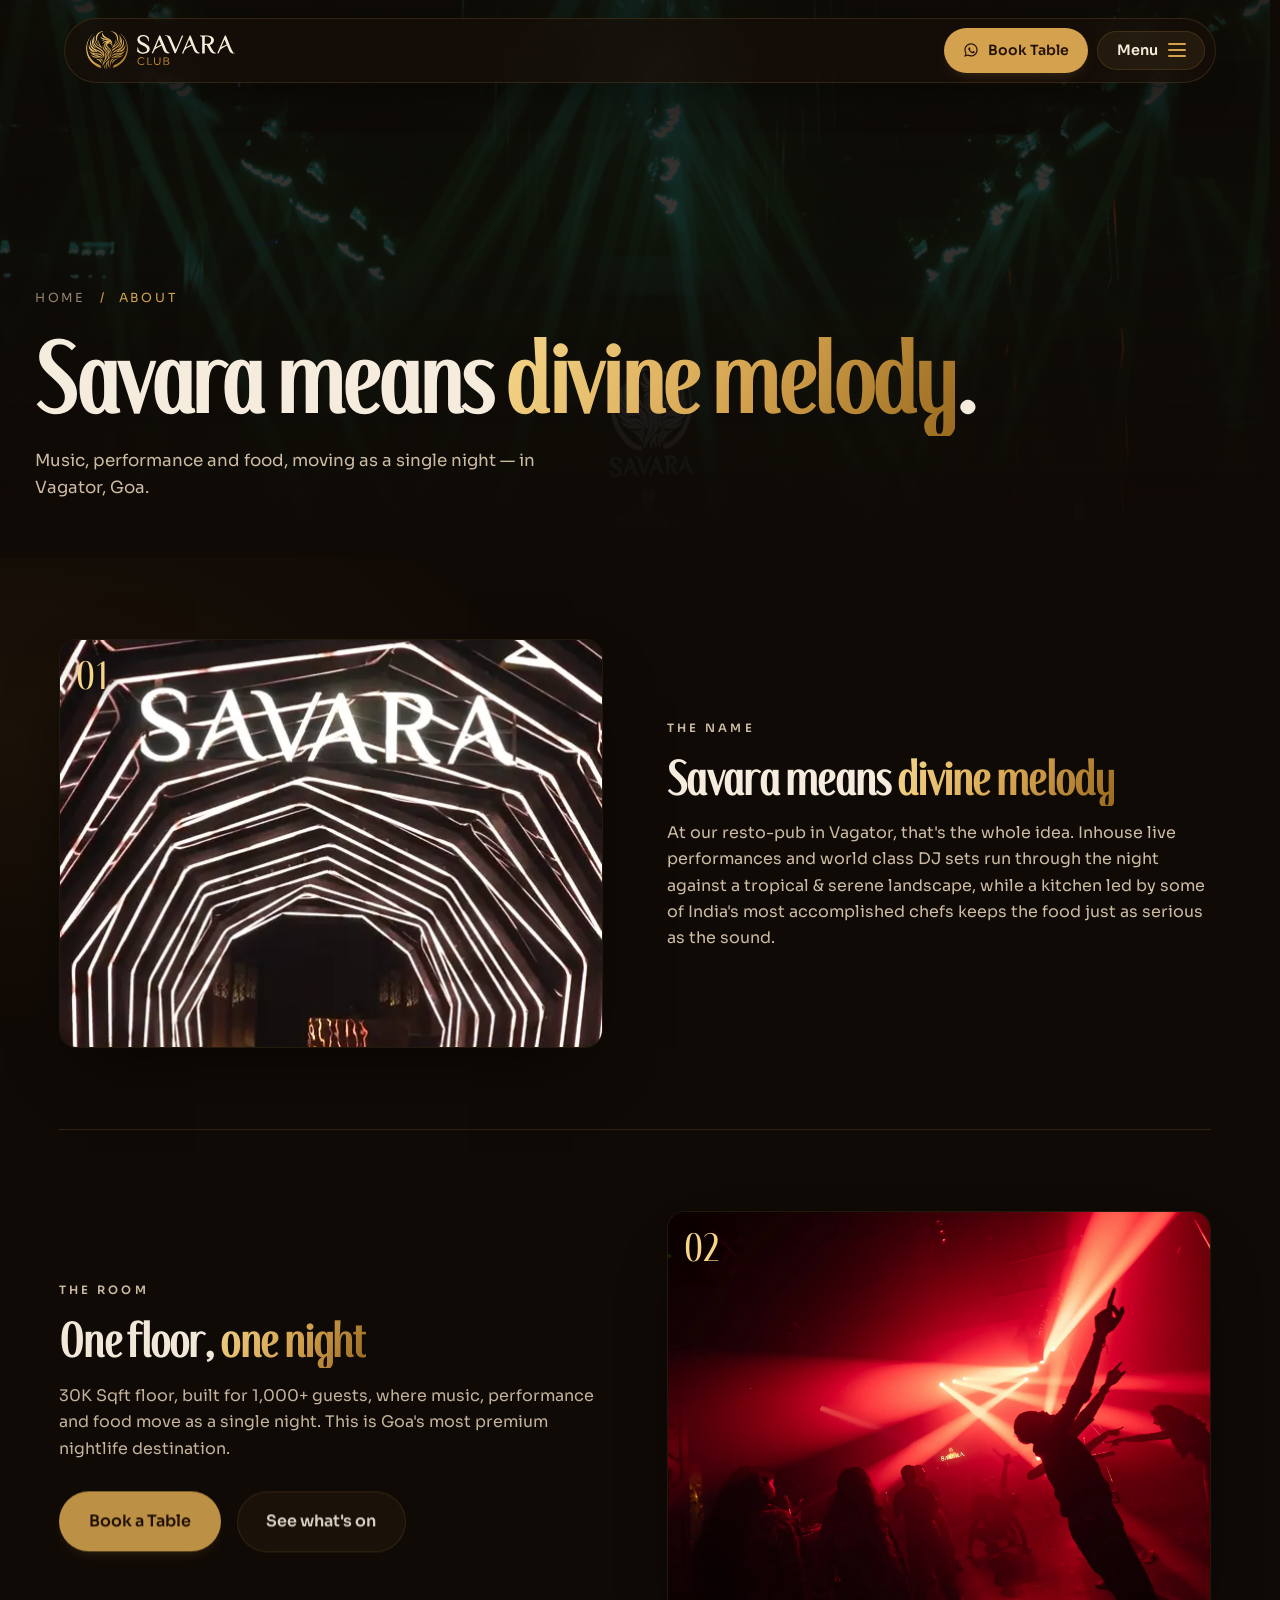
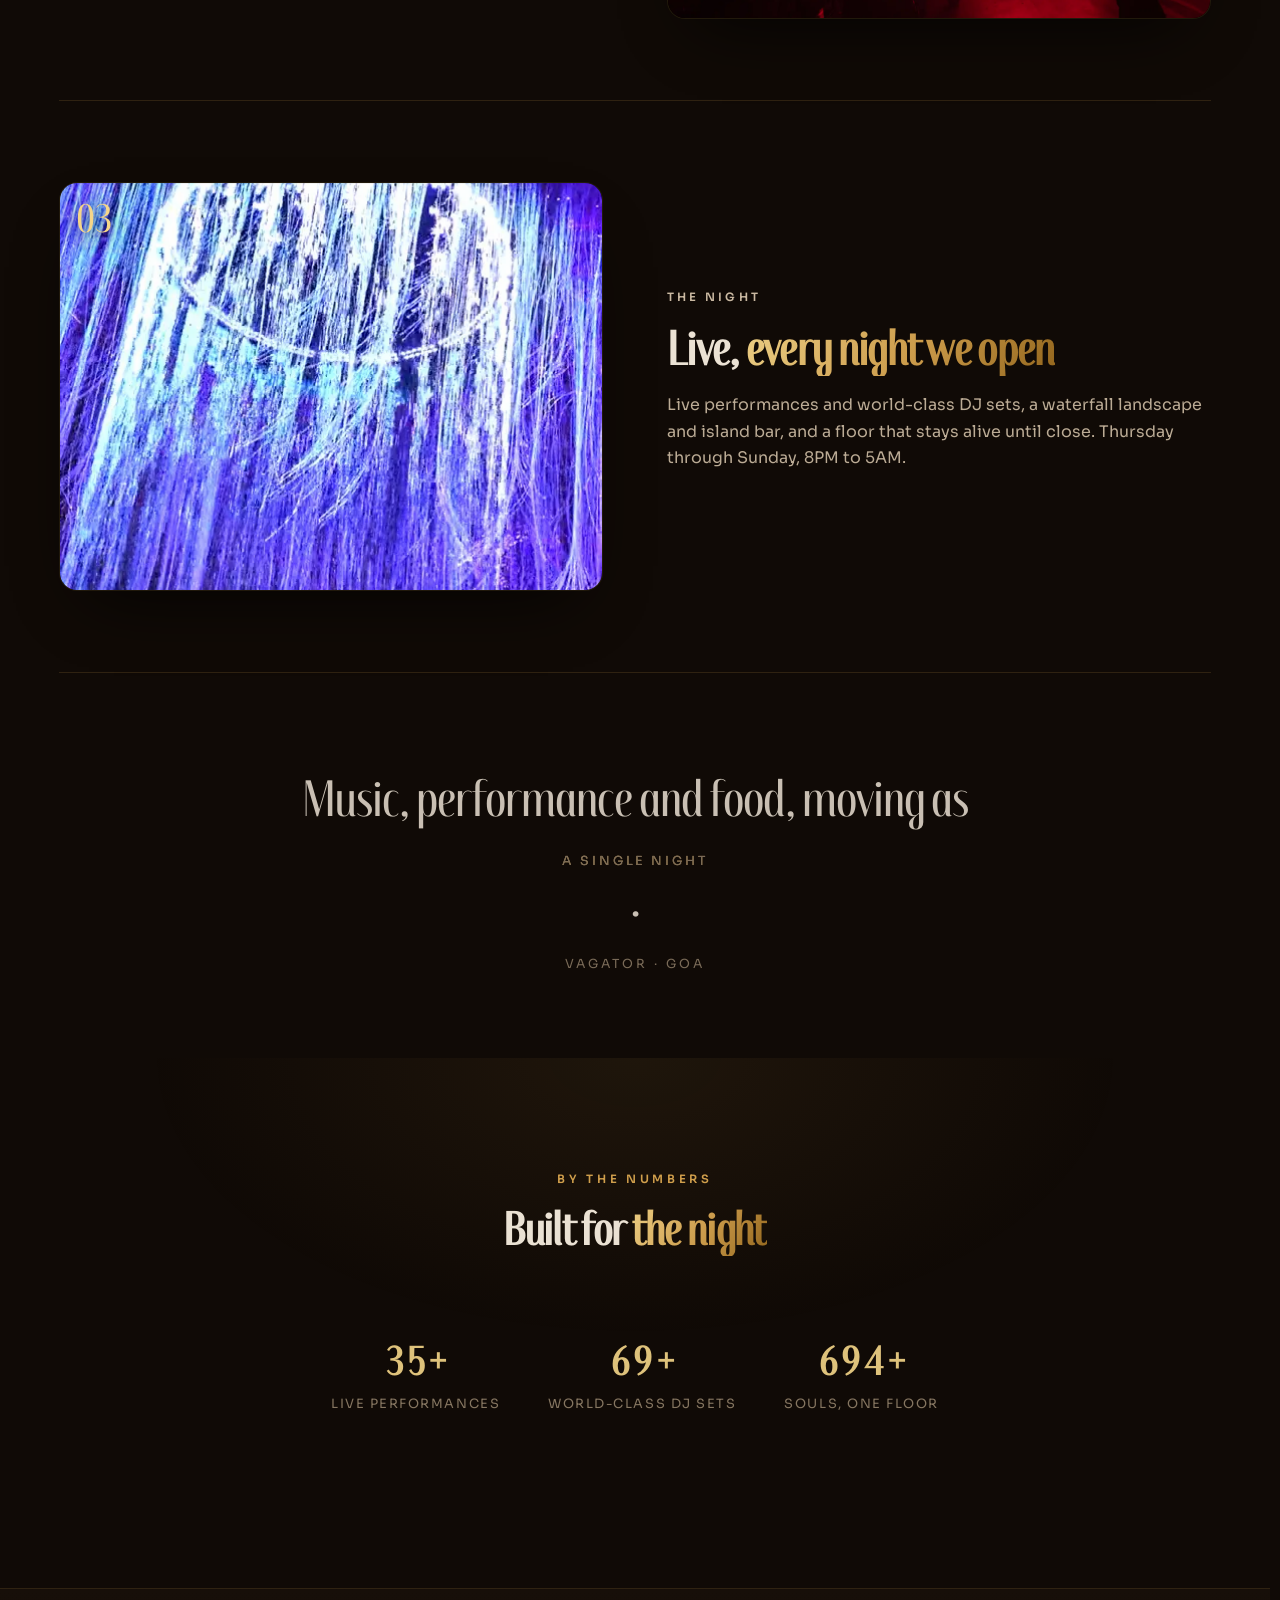
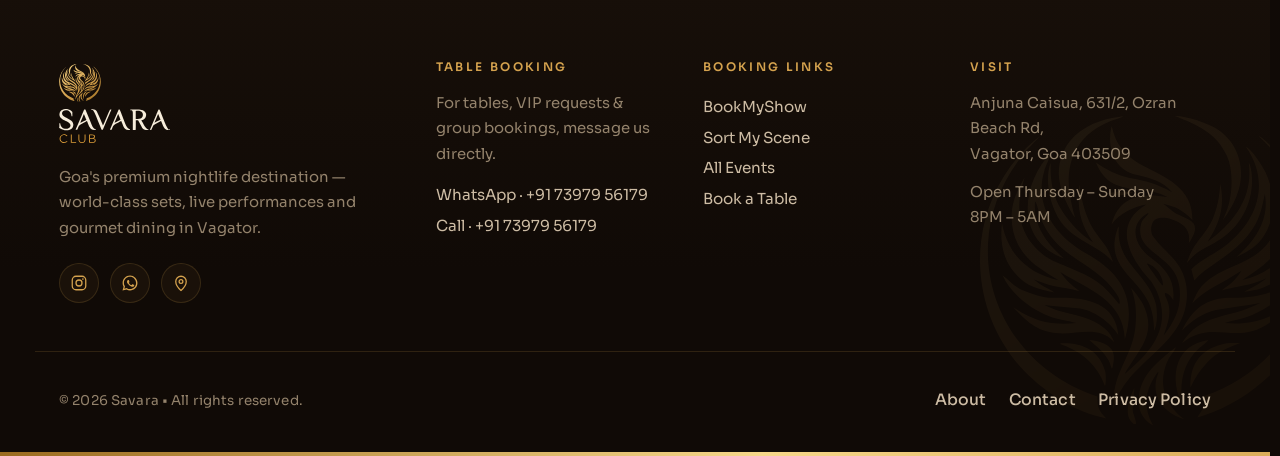
<file: about.html>
<!DOCTYPE html>
<html lang="en">
<head>
  <meta charset="UTF-8" />
  <meta name="viewport" content="width=device-width, initial-scale=1.0" />
  <meta name="robots" content="index, follow, max-image-preview:large" />
  <meta name="author" content="Savara" />
  <meta name="theme-color" content="#100a06" />
  <meta name="application-name" content="Savara" />
  <link rel="icon" href="assets/imgs/fav-icon.png" sizes="any" />
  <link rel="icon" type="image/png" sizes="32x32" href="assets/imgs/fav-icon.png" />
  <link rel="icon" type="image/png" sizes="16x16" href="assets/imgs/fav-icon.png" />
  <link rel="apple-touch-icon" sizes="180x180" href="assets/imgs/fav-icon.png" />
  <link rel="manifest" href="/site.webmanifest" />
  <meta name="description" content="Savara means divine melody. Our resto-pub in Vagator brings live performances, world-class DJ sets and gourmet dining together on a 30K sqft floor built for 1,000+ guests." />
  <title>About Savara | Divine Melody in Vagator, Goa</title>
  <link rel="canonical" href="https://savara-club.netlify.app/about.html" />
  <meta property="og:type" content="website" />
  <meta property="og:locale" content="en_US" />
  <meta property="og:site_name" content="Savara" />
  <meta property="og:title" content="About Savara | Divine Melody in Vagator, Goa" />
  <meta property="og:description" content="Live performances, world-class DJ sets and gourmet dining on a 30K sqft floor built for 1,000+ guests. Goa's most premium nightlife destination." />
  <meta property="og:url" content="https://savara-club.netlify.app/about.html" />
  <meta property="og:image" content="https://savara-club.netlify.app/assets/imgs/og-image.webp" />
  <meta property="og:image:secure_url" content="https://savara-club.netlify.app/assets/imgs/og-image.webp" />
  <meta property="og:image:type" content="image/webp" />
  <meta property="og:image:width" content="1200" />
  <meta property="og:image:height" content="630" />
  <meta property="og:image:alt" content="Savara - Goa's premium nightlife destination." />
  <meta name="twitter:card" content="summary_large_image" />
  <meta name="twitter:title" content="About Savara | Divine Melody in Vagator, Goa" />
  <meta name="twitter:description" content="Live performances, world-class DJ sets and gourmet dining. Goa's most premium nightlife destination." />
  <meta name="twitter:image" content="https://savara-club.netlify.app/assets/imgs/og-image.webp" />
  <meta name="twitter:image:alt" content="Savara - Goa's premium nightlife destination." />
  <script type="application/ld+json">
  {
    "@context": "https://schema.org",
    "@type": "AboutPage",
    "name": "About Savara",
    "url": "https://savara-club.netlify.app/about.html",
    "description": "Savara means divine melody — a resto-pub in Vagator bringing live performances, world-class DJ sets and gourmet dining together.",
    "isPartOf": { "@id": "https://savara-club.netlify.app/#website" },
    "about": { "@id": "https://savara-club.netlify.app/#business" }
  }
  </script>
  <link rel="preconnect" href="https://fonts.googleapis.com" />
  <link rel="preconnect" href="https://fonts.gstatic.com" crossorigin />
  <link href="https://fonts.googleapis.com/css2?family=Fraunces:opsz,wght@9..144,400..900&family=Sora:wght@300;400;500;600;700;800&display=swap" rel="stylesheet" />
  <link rel="stylesheet" href="assets/style.css" />
  <noscript><style>.pt,.preloader{display:none!important}</style></noscript>
</head>
<body>

  <canvas id="embers" aria-hidden="true"></canvas>

  <header class="nav" id="nav">
    <div class="nav__inner">
      <a href="index.html" class="brand" aria-label="Savara home">
        <span class="brand__mark" aria-hidden="true"></span>
        <img src="assets/imgs/savara-logo.svg" alt="Savara" class="brand__logo" />
      </a>
      <div class="nav__actions">
        <a class="btn btn--gold nav__book" href="https://wa.me/917397956179?text=Hi%20Savara%2C%20I%27d%20like%20to%20book%20a%20table." target="_blank" rel="noopener" data-no-transition>
          <svg viewBox="0 0 24 24" fill="currentColor" aria-hidden="true"><path d="M12.04 2C6.58 2 2.13 6.44 2.13 11.9c0 1.75.46 3.45 1.32 4.95L2 22l5.25-1.38a9.9 9.9 0 0 0 4.79 1.22c5.46 0 9.9-4.44 9.9-9.9 0-2.65-1.03-5.14-2.9-7.02A9.82 9.82 0 0 0 12.04 2Zm0 1.8c2.16 0 4.19.84 5.72 2.37a8.03 8.03 0 0 1 2.37 5.73c0 4.46-3.63 8.1-8.1 8.1a8.1 8.1 0 0 1-4.13-1.14l-.3-.17-3.1.81.83-3.03-.2-.31a8.03 8.03 0 0 1-1.24-4.29c0-4.46 3.63-8.1 8.1-8.1Zm-2.6 4.3c-.15 0-.4.06-.6.28-.22.22-.83.81-.83 1.98s.85 2.3.97 2.46c.12.16 1.67 2.55 4.05 3.58.57.24 1.01.39 1.36.5.57.18 1.09.15 1.5.09.46-.07 1.4-.57 1.6-1.13.2-.55.2-1.03.14-1.13-.06-.1-.22-.16-.46-.28-.24-.12-1.4-.69-1.62-.77-.22-.08-.38-.12-.53.12-.16.24-.6.77-.74.93-.14.16-.27.18-.5.06-.24-.12-1.01-.37-1.92-1.19-.71-.63-1.19-1.41-1.33-1.65-.14-.24-.01-.37.1-.49.11-.11.24-.28.36-.42.12-.14.16-.24.24-.4.08-.16.04-.3-.02-.42-.06-.12-.53-1.29-.73-1.77-.19-.46-.39-.4-.53-.4h-.45Z"/></svg>
          <span class="nav__book-label">Book Table</span>
        </a>
        <button class="nav__menu-btn" id="navToggle" aria-label="Open menu" aria-expanded="false" aria-controls="menu">
          <span class="nav__menu-label">Menu</span>
          <span class="nav__menu-icon"><i></i><i></i><i></i></span>
        </button>
      </div>
    </div>
  </header>

  <div class="menu" id="menu" aria-hidden="true">
    <div class="menu__bg"></div>
    <span class="menu__phoenix" aria-hidden="true"></span>
    <nav class="menu__nav">
      <a class="menu__item" href="index.html"><span class="menu__num">01</span><span class="menu__label">Home</span></a>
      <a class="menu__item" href="events.html"><span class="menu__num">02</span><span class="menu__label">Events</span></a>
      <a class="menu__item" href="book.html"><span class="menu__num">03</span><span class="menu__label">Book a Table</span></a>
      <a class="menu__item is-current" href="about.html"><span class="menu__num">04</span><span class="menu__label">About</span></a>
      <a class="menu__item" href="contact.html"><span class="menu__num">05</span><span class="menu__label">Contact</span></a>
    </nav>
    <div class="menu__aside">
      <div><h4>Visit</h4><p>Anjuna Caisua, 631/2, Ozran Beach Rd<br />Vagator, Goa 403509 &middot; Open Thu&ndash;Sun</p></div>
      <div><h4>Reservations</h4><p><a href="https://wa.me/917397956179" target="_blank" rel="noopener">WhatsApp +91 73979 56179</a><br /><a href="tel:+917397956179">Call +91 73979 56179</a></p></div>
      <div><h4>Follow</h4><div class="menu__socials"><a href="https://instagram.com/savara_goa" target="_blank" rel="noopener">Instagram</a><a href="https://wa.me/917397956179" target="_blank" rel="noopener">WhatsApp</a></div></div>
    </div>
  </div>

  <section class="page-hero">
    <div class="page-hero__bg" aria-hidden="true"><img src="assets/club-imgs/jpeg-121.webp" alt="" /></div>
    <div class="page-hero__inner">
      <div class="crumb reveal"><a href="index.html">Home</a> &nbsp;/&nbsp; About</div>
      <h1 class="reveal">Savara means <span class="grad">divine melody</span>.</h1>
      <p class="reveal">Music, performance and food, moving as a single night — in Vagator, Goa.</p>
    </div>
  </section>

  <div class="story">
    <article class="chapter">
      <div class="chapter__media reveal">
        <span class="chapter__no" aria-hidden="true">01</span>
        <video autoplay muted loop playsinline preload="metadata" poster="assets/video/reel-1-poster.webp">
          <source src="assets/video/reel-1.mp4" type="video/mp4" />
        </video>
      </div>
      <div class="chapter__body">
        <p class="chapter__kicker reveal">The name</p>
        <h2 class="reveal">Savara means <span class="grad">divine melody</span></h2>
        <p class="reveal">At our resto-pub in Vagator, that's the whole idea. Inhouse live performances and world class DJ sets run through the night against a tropical &amp; serene landscape, while a kitchen led by some of India's most accomplished chefs keeps the food just as serious as the sound.</p>
      </div>
    </article>

    <article class="chapter">
      <div class="chapter__media reveal">
        <span class="chapter__no" aria-hidden="true">02</span>
        <img src="assets/club-imgs/jpeg-46.webp" alt="Crowd silhouetted with hands raised under red laser beams" loading="lazy" />
      </div>
      <div class="chapter__body">
        <p class="chapter__kicker reveal">The room</p>
        <h2 class="reveal">One floor, <span class="grad">one night</span></h2>
        <p class="reveal">30K Sqft floor, built for 1,000+ guests, where music, performance and food move as a single night. This is Goa's most premium nightlife destination.</p>
        <div class="chapter__actions reveal">
          <a href="book.html" class="btn btn--gold btn--lg magnetic">Book a Table</a>
          <a href="events.html" class="btn btn--ghost btn--lg">See what's on</a>
        </div>
      </div>
    </article>

    <article class="chapter">
      <div class="chapter__media reveal">
        <span class="chapter__no" aria-hidden="true">03</span>
        <video autoplay muted loop playsinline preload="metadata" poster="assets/video/reel-2-poster.webp">
          <source src="assets/video/reel-2.mp4" type="video/mp4" />
        </video>
      </div>
      <div class="chapter__body">
        <p class="chapter__kicker reveal">The night</p>
        <h2 class="reveal">Live, <span class="grad">every night we open</span></h2>
        <p class="reveal">Live performances and world-class DJ sets, a waterfall landscape and island bar, and a floor that stays alive until close. Thursday through Sunday, 8PM to 5AM.</p>
      </div>
    </article>
  </div>

  <div class="pullquote reveal">
    <p>Music, performance and food, moving as <span class="grad">a single night</span>.</p>
    <span>Vagator · Goa</span>
  </div>

  <section class="section vibe">
    <div class="vibe__inner">
      <p class="eyebrow reveal">By the numbers</p>
      <h2 class="reveal">Built for <span class="grad">the night</span></h2>
      <div class="hero__stats reveal" style="justify-content:center;border:none;margin-top:2.5rem">
        <div><strong><span data-count="50">0</span>+</strong><span>Live Performances</span></div>
        <div><strong><span data-count="100">0</span>+</strong><span>World-Class DJ Sets</span></div>
        <div><strong><span data-count="1000">0</span>+</strong><span>Souls, One Floor</span></div>
      </div>
    </div>
  </section>

  <footer class="footer">
    <span class="footer__phoenix" aria-hidden="true"></span>
    <div class="footer__inner footer__inner--cols">
      <div class="footer__left footer__col">
        <a href="index.html" class="brand footer__brandlink">
          <span class="brand__mark" aria-hidden="true"></span>
          <img src="assets/imgs/savara-logo.svg" alt="Savara" class="brand__logo" />
        </a>
        <p class="footer__tag">Goa's premium nightlife destination — world-class sets, live performances and gourmet dining in Vagator.</p>
        <div class="footer__socialrow">
          <a href="https://instagram.com/savara_goa" target="_blank" rel="noopener" aria-label="Instagram"><svg viewBox="0 0 24 24" fill="none" stroke="currentColor" stroke-width="1.7"><rect x="3" y="3" width="18" height="18" rx="5"/><circle cx="12" cy="12" r="4"/><circle cx="17.2" cy="6.8" r="1.1" fill="currentColor" stroke="none"/></svg></a>
          <a href="https://wa.me/917397956179" target="_blank" rel="noopener" aria-label="WhatsApp"><svg viewBox="0 0 24 24" fill="currentColor"><path d="M12.04 2C6.58 2 2.13 6.44 2.13 11.9c0 1.75.46 3.45 1.32 4.95L2 22l5.25-1.38a9.9 9.9 0 0 0 4.79 1.22c5.46 0 9.9-4.44 9.9-9.9 0-2.65-1.03-5.14-2.9-7.02A9.82 9.82 0 0 0 12.04 2Zm0 1.8c2.16 0 4.19.84 5.72 2.37a8.03 8.03 0 0 1 2.37 5.73c0 4.46-3.63 8.1-8.1 8.1a8.1 8.1 0 0 1-4.13-1.14l-.3-.17-3.1.81.83-3.03-.2-.31a8.03 8.03 0 0 1-1.24-4.29c0-4.46 3.63-8.1 8.1-8.1Zm-2.6 4.3c-.15 0-.4.06-.6.28-.22.22-.83.81-.83 1.98s.85 2.3.97 2.46c.12.16 1.67 2.55 4.05 3.58.57.24 1.01.39 1.36.5.57.18 1.09.15 1.5.09.46-.07 1.4-.57 1.6-1.13.2-.55.2-1.03.14-1.13-.06-.1-.22-.16-.46-.28-.24-.12-1.4-.69-1.62-.77-.22-.08-.38-.12-.53.12-.16.24-.6.77-.74.93-.14.16-.27.18-.5.06-.24-.12-1.01-.37-1.92-1.19-.71-.63-1.19-1.41-1.33-1.65-.14-.24-.01-.37.1-.49.11-.11.24-.28.36-.42.12-.14.16-.24.24-.4.08-.16.04-.3-.02-.42-.06-.12-.53-1.29-.73-1.77-.19-.46-.39-.4-.53-.4h-.45Z"/></svg></a>
          <a href="https://maps.google.com/?q=Savara+Vagator+Goa" target="_blank" rel="noopener" aria-label="Google Maps"><svg viewBox="0 0 24 24" fill="none" stroke="currentColor" stroke-width="1.7"><path d="M12 22s7-6.2 7-12a7 7 0 1 0-14 0c0 5.8 7 12 7 12z"/><circle cx="12" cy="10" r="2.5"/></svg></a>
        </div>
      </div>
      <div class="footer__col">
        <h4>Table Booking</h4>
        <p>For tables, VIP requests &amp; group bookings, message us directly.</p>
        <a class="footer__wa" href="https://wa.me/917397956179?text=Hi%20Savara%2C%20I%27d%20like%20to%20book%20a%20table." target="_blank" rel="noopener" data-no-transition>WhatsApp · +91 73979 56179</a>
        <a href="tel:+917397956179">Call · +91 73979 56179</a>
      </div>
      <div class="footer__col footer__col--links">
        <h4>Booking Links</h4>
        <a href="https://in.bookmyshow.com/" target="_blank" rel="noopener">BookMyShow</a>
        <a href="https://www.sortmyscene.com/" target="_blank" rel="noopener">Sort My Scene</a>
        <a href="events.html">All Events</a>
        <a href="book.html">Book a Table</a>
      </div>
      <div class="footer__col">
        <h4>Visit</h4>
        <p>Anjuna Caisua, 631/2, Ozran Beach Rd,<br />Vagator, Goa 403509</p>
        <p>Open Thursday – Sunday<br />8PM – 5AM</p>
      </div>
    </div>
    <div class="footer__bar">
      <span>&copy; <span data-year>2026</span> Savara • All rights reserved.</span>
      <nav class="footer__links" style="flex-direction:row;gap:1.4rem">
        <a href="about.html">About</a>
        <a href="contact.html">Contact</a>
        <a href="privacy.html">Privacy Policy</a>
      </nav>
    </div>
    <div class="footer__accent" aria-hidden="true"></div>
  </footer>

  <div class="pt pt--enter" id="pageTransition" aria-hidden="true">
    <span class="pt__col"></span><span class="pt__col"></span><span class="pt__col"></span>
    <span class="pt__col"></span><span class="pt__col"></span>
    <span class="pt__logo"></span>
  </div>

  <script src="assets/vendor/gsap.min.js"></script>
  <script src="assets/vendor/ScrollTrigger.min.js"></script>
  <script src="assets/script.js"></script>

</body>
</html>
</file>
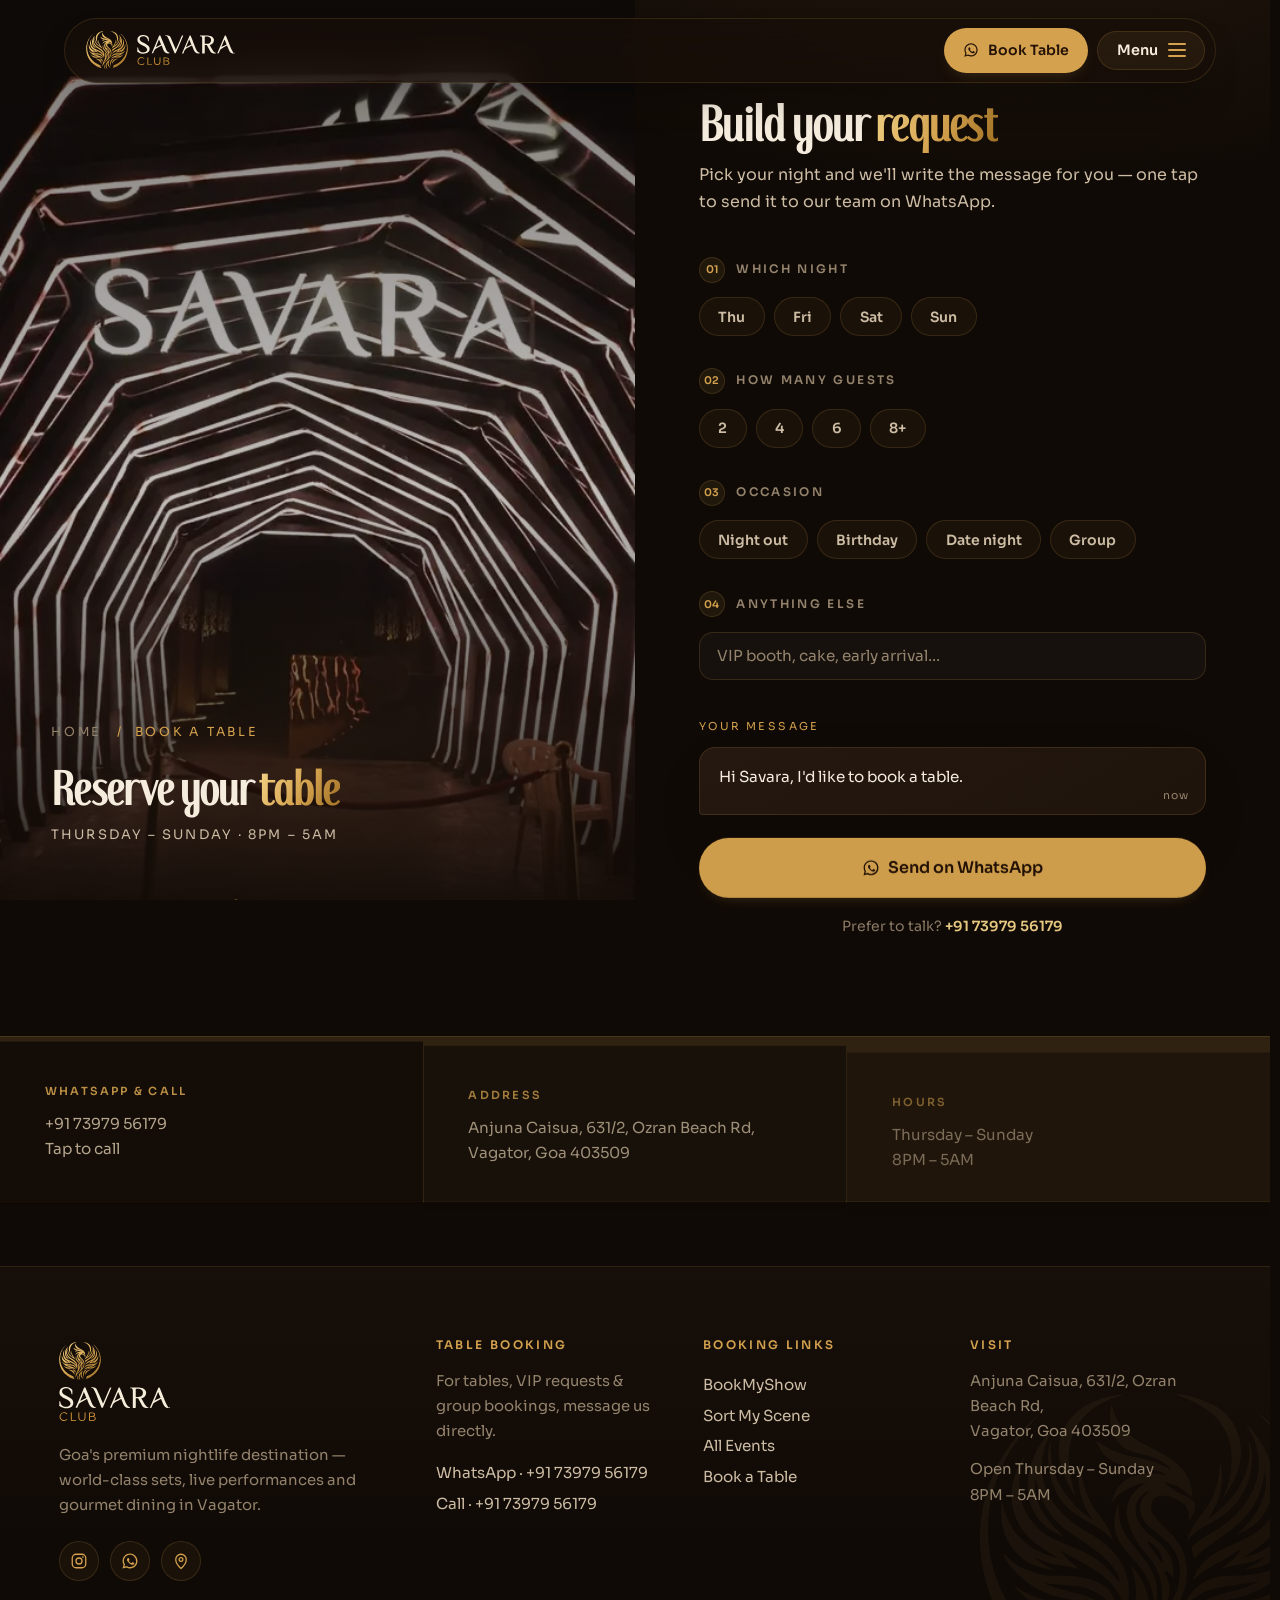
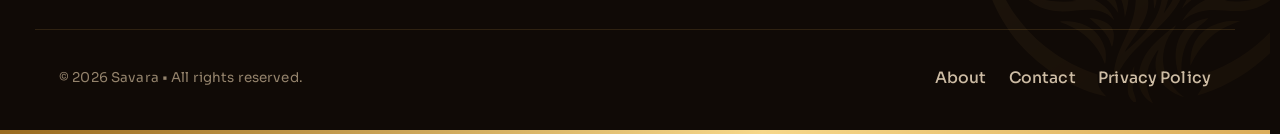
<file: book.html>
<!DOCTYPE html>
<html lang="en">
<head>
  <meta charset="UTF-8" />
  <meta name="viewport" content="width=device-width, initial-scale=1.0" />
  <meta name="robots" content="index, follow, max-image-preview:large" />
  <meta name="author" content="Savara" />
  <meta name="theme-color" content="#100a06" />
  <meta name="application-name" content="Savara" />
  <link rel="icon" href="assets/imgs/fav-icon.png" sizes="any" />
  <link rel="icon" type="image/png" sizes="32x32" href="assets/imgs/fav-icon.png" />
  <link rel="icon" type="image/png" sizes="16x16" href="assets/imgs/fav-icon.png" />
  <link rel="apple-touch-icon" sizes="180x180" href="assets/imgs/fav-icon.png" />
  <link rel="manifest" href="/site.webmanifest" />
  <meta name="description" content="Reserve your table at Savara, Vagator. For tables, VIP requests and group bookings, message us directly on WhatsApp — +91 73979 56179." />
  <title>Book a Table at Savara | Reserve on WhatsApp · Vagator, Goa</title>
  <link rel="canonical" href="https://savara-club.netlify.app/book.html" />
  <meta property="og:type" content="website" />
  <meta property="og:locale" content="en_US" />
  <meta property="og:site_name" content="Savara" />
  <meta property="og:title" content="Book a Table at Savara | Reserve on WhatsApp" />
  <meta property="og:description" content="For tables, VIP requests and group bookings — message us directly on WhatsApp." />
  <meta property="og:url" content="https://savara-club.netlify.app/book.html" />
  <meta property="og:image" content="https://savara-club.netlify.app/assets/imgs/og-image.webp" />
  <meta property="og:image:secure_url" content="https://savara-club.netlify.app/assets/imgs/og-image.webp" />
  <meta property="og:image:type" content="image/webp" />
  <meta property="og:image:width" content="1200" />
  <meta property="og:image:height" content="630" />
  <meta property="og:image:alt" content="Savara - Goa's premium nightlife destination." />
  <meta name="twitter:card" content="summary_large_image" />
  <meta name="twitter:title" content="Book a Table at Savara | Reserve on WhatsApp" />
  <meta name="twitter:description" content="For tables, VIP requests and group bookings — message us directly on WhatsApp." />
  <meta name="twitter:image" content="https://savara-club.netlify.app/assets/imgs/og-image.webp" />
  <meta name="twitter:image:alt" content="Savara - Goa's premium nightlife destination." />
  <script type="application/ld+json">
  {
    "@context": "https://schema.org",
    "@type": "WebPage",
    "name": "Book a Table at Savara",
    "url": "https://savara-club.netlify.app/book.html",
    "description": "Reserve a table at Savara in Vagator, Goa. For tables, VIP requests and group bookings, message us directly on WhatsApp.",
    "isPartOf": { "@id": "https://savara-club.netlify.app/#website" },
    "about": { "@id": "https://savara-club.netlify.app/#business" }
  }
  </script>
  <link rel="preconnect" href="https://fonts.googleapis.com" />
  <link rel="preconnect" href="https://fonts.gstatic.com" crossorigin />
  <link href="https://fonts.googleapis.com/css2?family=Fraunces:opsz,wght@9..144,400..900&family=Sora:wght@300;400;500;600;700;800&display=swap" rel="stylesheet" />
  <link rel="stylesheet" href="assets/style.css" />
  <noscript><style>.pt,.preloader{display:none!important}</style></noscript>
</head>
<body>

  <canvas id="embers" aria-hidden="true"></canvas>

  <header class="nav" id="nav">
    <div class="nav__inner">
      <a href="index.html" class="brand" aria-label="Savara home">
        <span class="brand__mark" aria-hidden="true"></span>
        <img src="assets/imgs/savara-logo.svg" alt="Savara" class="brand__logo" />
      </a>
      <div class="nav__actions">
        <a class="btn btn--gold nav__book" href="https://wa.me/917397956179?text=Hi%20Savara%2C%20I%27d%20like%20to%20book%20a%20table." target="_blank" rel="noopener" data-no-transition>
          <svg viewBox="0 0 24 24" fill="currentColor" aria-hidden="true"><path d="M12.04 2C6.58 2 2.13 6.44 2.13 11.9c0 1.75.46 3.45 1.32 4.95L2 22l5.25-1.38a9.9 9.9 0 0 0 4.79 1.22c5.46 0 9.9-4.44 9.9-9.9 0-2.65-1.03-5.14-2.9-7.02A9.82 9.82 0 0 0 12.04 2Zm0 1.8c2.16 0 4.19.84 5.72 2.37a8.03 8.03 0 0 1 2.37 5.73c0 4.46-3.63 8.1-8.1 8.1a8.1 8.1 0 0 1-4.13-1.14l-.3-.17-3.1.81.83-3.03-.2-.31a8.03 8.03 0 0 1-1.24-4.29c0-4.46 3.63-8.1 8.1-8.1Zm-2.6 4.3c-.15 0-.4.06-.6.28-.22.22-.83.81-.83 1.98s.85 2.3.97 2.46c.12.16 1.67 2.55 4.05 3.58.57.24 1.01.39 1.36.5.57.18 1.09.15 1.5.09.46-.07 1.4-.57 1.6-1.13.2-.55.2-1.03.14-1.13-.06-.1-.22-.16-.46-.28-.24-.12-1.4-.69-1.62-.77-.22-.08-.38-.12-.53.12-.16.24-.6.77-.74.93-.14.16-.27.18-.5.06-.24-.12-1.01-.37-1.92-1.19-.71-.63-1.19-1.41-1.33-1.65-.14-.24-.01-.37.1-.49.11-.11.24-.28.36-.42.12-.14.16-.24.24-.4.08-.16.04-.3-.02-.42-.06-.12-.53-1.29-.73-1.77-.19-.46-.39-.4-.53-.4h-.45Z"/></svg>
          <span class="nav__book-label">Book Table</span>
        </a>
        <button class="nav__menu-btn" id="navToggle" aria-label="Open menu" aria-expanded="false" aria-controls="menu">
          <span class="nav__menu-label">Menu</span>
          <span class="nav__menu-icon"><i></i><i></i><i></i></span>
        </button>
      </div>
    </div>
  </header>

  <div class="menu" id="menu" aria-hidden="true">
    <div class="menu__bg"></div>
    <span class="menu__phoenix" aria-hidden="true"></span>
    <nav class="menu__nav">
      <a class="menu__item" href="index.html"><span class="menu__num">01</span><span class="menu__label">Home</span></a>
      <a class="menu__item" href="events.html"><span class="menu__num">02</span><span class="menu__label">Events</span></a>
      <a class="menu__item is-current" href="book.html"><span class="menu__num">03</span><span class="menu__label">Book a Table</span></a>
      <a class="menu__item" href="about.html"><span class="menu__num">04</span><span class="menu__label">About</span></a>
      <a class="menu__item" href="contact.html"><span class="menu__num">05</span><span class="menu__label">Contact</span></a>
    </nav>
    <div class="menu__aside">
      <div><h4>Visit</h4><p>Anjuna Caisua, 631/2, Ozran Beach Rd<br />Vagator, Goa 403509 &middot; Open Thu&ndash;Sun</p></div>
      <div><h4>Reservations</h4><p><a href="https://wa.me/917397956179" target="_blank" rel="noopener">WhatsApp +91 73979 56179</a><br /><a href="tel:+917397956179">Call +91 73979 56179</a></p></div>
      <div><h4>Follow</h4><div class="menu__socials"><a href="https://instagram.com/savara_goa" target="_blank" rel="noopener">Instagram</a><a href="https://wa.me/917397956179" target="_blank" rel="noopener">WhatsApp</a></div></div>
    </div>
  </div>

  <section class="stage">
    <div class="stage__media">
      <video class="stage__video" autoplay loop muted playsinline preload="metadata" poster="assets/video/reel-1-poster.webp">
        <source src="assets/video/reel-1.mp4" type="video/mp4" />
      </video>
      <div class="stage__scrim" aria-hidden="true"></div>
      <div class="stage__caption">
        <div class="crumb"><a href="index.html">Home</a> &nbsp;/&nbsp; Book a Table</div>
        <h2>Reserve your <span class="grad">table</span></h2>
        <p>Thursday – Sunday · 8PM – 5AM</p>
      </div>
    </div>

    <div class="stage__panel">
      <div class="booker" id="booker">
        <h1 class="booker__title reveal">Build your <span class="grad">request</span></h1>
        <p class="booker__intro reveal">Pick your night and we'll write the message for you — one tap to send it to our team on WhatsApp.</p>

        <div class="booker__step reveal" data-step>
          <p class="step__label"><span class="step__num">01</span> Which night</p>
          <div class="chips" data-field="night">
            <button type="button" class="chip" data-value="Thursday">Thu</button>
            <button type="button" class="chip" data-value="Friday">Fri</button>
            <button type="button" class="chip" data-value="Saturday">Sat</button>
            <button type="button" class="chip" data-value="Sunday">Sun</button>
          </div>
        </div>

        <div class="booker__step reveal" data-step>
          <p class="step__label"><span class="step__num">02</span> How many guests</p>
          <div class="chips" data-field="guests">
            <button type="button" class="chip" data-value="2">2</button>
            <button type="button" class="chip" data-value="4">4</button>
            <button type="button" class="chip" data-value="6">6</button>
            <button type="button" class="chip" data-value="8+">8+</button>
          </div>
        </div>

        <div class="booker__step reveal" data-step>
          <p class="step__label"><span class="step__num">03</span> Occasion</p>
          <div class="chips" data-field="occasion">
            <button type="button" class="chip" data-value="a night out">Night out</button>
            <button type="button" class="chip" data-value="a birthday">Birthday</button>
            <button type="button" class="chip" data-value="a date night">Date night</button>
            <button type="button" class="chip" data-value="a group booking">Group</button>
          </div>
        </div>

        <div class="booker__step reveal" data-step>
          <p class="step__label"><span class="step__num">04</span> Anything else</p>
          <input class="booker__note" type="text" data-field="note" maxlength="120"
                 placeholder="VIP booth, cake, early arrival&hellip;" aria-label="Any extra requests" />
        </div>

        <div class="booker__preview reveal">
          <p class="booker__preview-label">Your message</p>
          <div class="bubble">
            <p id="bookerMsg">Hi Savara, I'd like to book a table.</p>
            <span class="bubble__time">now</span>
          </div>
        </div>

        <a class="btn btn--gold btn--lg magnetic booker__send reveal" id="bookerSend"
           href="https://wa.me/917397956179?text=Hi%20Savara%2C%20I%27d%20like%20to%20book%20a%20table."
           target="_blank" rel="noopener" data-no-transition>
          <svg viewBox="0 0 24 24" fill="currentColor" aria-hidden="true"><path d="M12.04 2C6.58 2 2.13 6.44 2.13 11.9c0 1.75.46 3.45 1.32 4.95L2 22l5.25-1.38a9.9 9.9 0 0 0 4.79 1.22c5.46 0 9.9-4.44 9.9-9.9 0-2.65-1.03-5.14-2.9-7.02A9.82 9.82 0 0 0 12.04 2Zm0 1.8c2.16 0 4.19.84 5.72 2.37a8.03 8.03 0 0 1 2.37 5.73c0 4.46-3.63 8.1-8.1 8.1a8.1 8.1 0 0 1-4.13-1.14l-.3-.17-3.1.81.83-3.03-.2-.31a8.03 8.03 0 0 1-1.24-4.29c0-4.46 3.63-8.1 8.1-8.1Zm-2.6 4.3c-.15 0-.4.06-.6.28-.22.22-.83.81-.83 1.98s.85 2.3.97 2.46c.12.16 1.67 2.55 4.05 3.58.57.24 1.01.39 1.36.5.57.18 1.09.15 1.5.09.46-.07 1.4-.57 1.6-1.13.2-.55.2-1.03.14-1.13-.06-.1-.22-.16-.46-.28-.24-.12-1.4-.69-1.62-.77-.22-.08-.38-.12-.53.12-.16.24-.6.77-.74.93-.14.16-.27.18-.5.06-.24-.12-1.01-.37-1.92-1.19-.71-.63-1.19-1.41-1.33-1.65-.14-.24-.01-.37.1-.49.11-.11.24-.28.36-.42.12-.14.16-.24.24-.4.08-.16.04-.3-.02-.42-.06-.12-.53-1.29-.73-1.77-.19-.46-.39-.4-.53-.4h-.45Z"/></svg>
          Send on WhatsApp
        </a>
        <p class="booker__alt reveal">Prefer to talk? <a href="tel:+917397956179">+91 73979 56179</a></p>
      </div>
    </div>
  </section>

  <div class="detail-rail">
    <div class="detail-rail__item reveal">
      <h4>WhatsApp &amp; Call</h4>
      <a href="https://wa.me/917397956179" target="_blank" rel="noopener">+91 73979 56179</a>
      <a href="tel:+917397956179">Tap to call</a>
    </div>
    <div class="detail-rail__item reveal">
      <h4>Address</h4>
      <p>Anjuna Caisua, 631/2, Ozran Beach Rd,<br />Vagator, Goa 403509</p>
    </div>
    <div class="detail-rail__item reveal">
      <h4>Hours</h4>
      <p>Thursday – Sunday<br />8PM – 5AM</p>
    </div>
  </div>

  <footer class="footer">
    <span class="footer__phoenix" aria-hidden="true"></span>
    <div class="footer__inner footer__inner--cols">
      <div class="footer__left footer__col">
        <a href="index.html" class="brand footer__brandlink">
          <span class="brand__mark" aria-hidden="true"></span>
          <img src="assets/imgs/savara-logo.svg" alt="Savara" class="brand__logo" />
        </a>
        <p class="footer__tag">Goa's premium nightlife destination — world-class sets, live performances and gourmet dining in Vagator.</p>
        <div class="footer__socialrow">
          <a href="https://instagram.com/savara_goa" target="_blank" rel="noopener" aria-label="Instagram"><svg viewBox="0 0 24 24" fill="none" stroke="currentColor" stroke-width="1.7"><rect x="3" y="3" width="18" height="18" rx="5"/><circle cx="12" cy="12" r="4"/><circle cx="17.2" cy="6.8" r="1.1" fill="currentColor" stroke="none"/></svg></a>
          <a href="https://wa.me/917397956179" target="_blank" rel="noopener" aria-label="WhatsApp"><svg viewBox="0 0 24 24" fill="currentColor"><path d="M12.04 2C6.58 2 2.13 6.44 2.13 11.9c0 1.75.46 3.45 1.32 4.95L2 22l5.25-1.38a9.9 9.9 0 0 0 4.79 1.22c5.46 0 9.9-4.44 9.9-9.9 0-2.65-1.03-5.14-2.9-7.02A9.82 9.82 0 0 0 12.04 2Zm0 1.8c2.16 0 4.19.84 5.72 2.37a8.03 8.03 0 0 1 2.37 5.73c0 4.46-3.63 8.1-8.1 8.1a8.1 8.1 0 0 1-4.13-1.14l-.3-.17-3.1.81.83-3.03-.2-.31a8.03 8.03 0 0 1-1.24-4.29c0-4.46 3.63-8.1 8.1-8.1Zm-2.6 4.3c-.15 0-.4.06-.6.28-.22.22-.83.81-.83 1.98s.85 2.3.97 2.46c.12.16 1.67 2.55 4.05 3.58.57.24 1.01.39 1.36.5.57.18 1.09.15 1.5.09.46-.07 1.4-.57 1.6-1.13.2-.55.2-1.03.14-1.13-.06-.1-.22-.16-.46-.28-.24-.12-1.4-.69-1.62-.77-.22-.08-.38-.12-.53.12-.16.24-.6.77-.74.93-.14.16-.27.18-.5.06-.24-.12-1.01-.37-1.92-1.19-.71-.63-1.19-1.41-1.33-1.65-.14-.24-.01-.37.1-.49.11-.11.24-.28.36-.42.12-.14.16-.24.24-.4.08-.16.04-.3-.02-.42-.06-.12-.53-1.29-.73-1.77-.19-.46-.39-.4-.53-.4h-.45Z"/></svg></a>
          <a href="https://maps.google.com/?q=Savara+Vagator+Goa" target="_blank" rel="noopener" aria-label="Google Maps"><svg viewBox="0 0 24 24" fill="none" stroke="currentColor" stroke-width="1.7"><path d="M12 22s7-6.2 7-12a7 7 0 1 0-14 0c0 5.8 7 12 7 12z"/><circle cx="12" cy="10" r="2.5"/></svg></a>
        </div>
      </div>
      <div class="footer__col">
        <h4>Table Booking</h4>
        <p>For tables, VIP requests &amp; group bookings, message us directly.</p>
        <a class="footer__wa" href="https://wa.me/917397956179?text=Hi%20Savara%2C%20I%27d%20like%20to%20book%20a%20table." target="_blank" rel="noopener" data-no-transition>WhatsApp · +91 73979 56179</a>
        <a href="tel:+917397956179">Call · +91 73979 56179</a>
      </div>
      <div class="footer__col footer__col--links">
        <h4>Booking Links</h4>
        <a href="https://in.bookmyshow.com/" target="_blank" rel="noopener">BookMyShow</a>
        <a href="https://www.sortmyscene.com/" target="_blank" rel="noopener">Sort My Scene</a>
        <a href="events.html">All Events</a>
        <a href="book.html">Book a Table</a>
      </div>
      <div class="footer__col">
        <h4>Visit</h4>
        <p>Anjuna Caisua, 631/2, Ozran Beach Rd,<br />Vagator, Goa 403509</p>
        <p>Open Thursday – Sunday<br />8PM – 5AM</p>
      </div>
    </div>
    <div class="footer__bar">
      <span>&copy; <span data-year>2026</span> Savara • All rights reserved.</span>
      <nav class="footer__links" style="flex-direction:row;gap:1.4rem">
        <a href="about.html">About</a>
        <a href="contact.html">Contact</a>
        <a href="privacy.html">Privacy Policy</a>
      </nav>
    </div>
    <div class="footer__accent" aria-hidden="true"></div>
  </footer>

  <div class="pt pt--enter" id="pageTransition" aria-hidden="true">
    <span class="pt__col"></span><span class="pt__col"></span><span class="pt__col"></span>
    <span class="pt__col"></span><span class="pt__col"></span>
    <span class="pt__logo"></span>
  </div>

  <script src="assets/vendor/gsap.min.js"></script>
  <script src="assets/vendor/ScrollTrigger.min.js"></script>
  <script src="assets/script.js"></script>

</body>
</html>
</file>
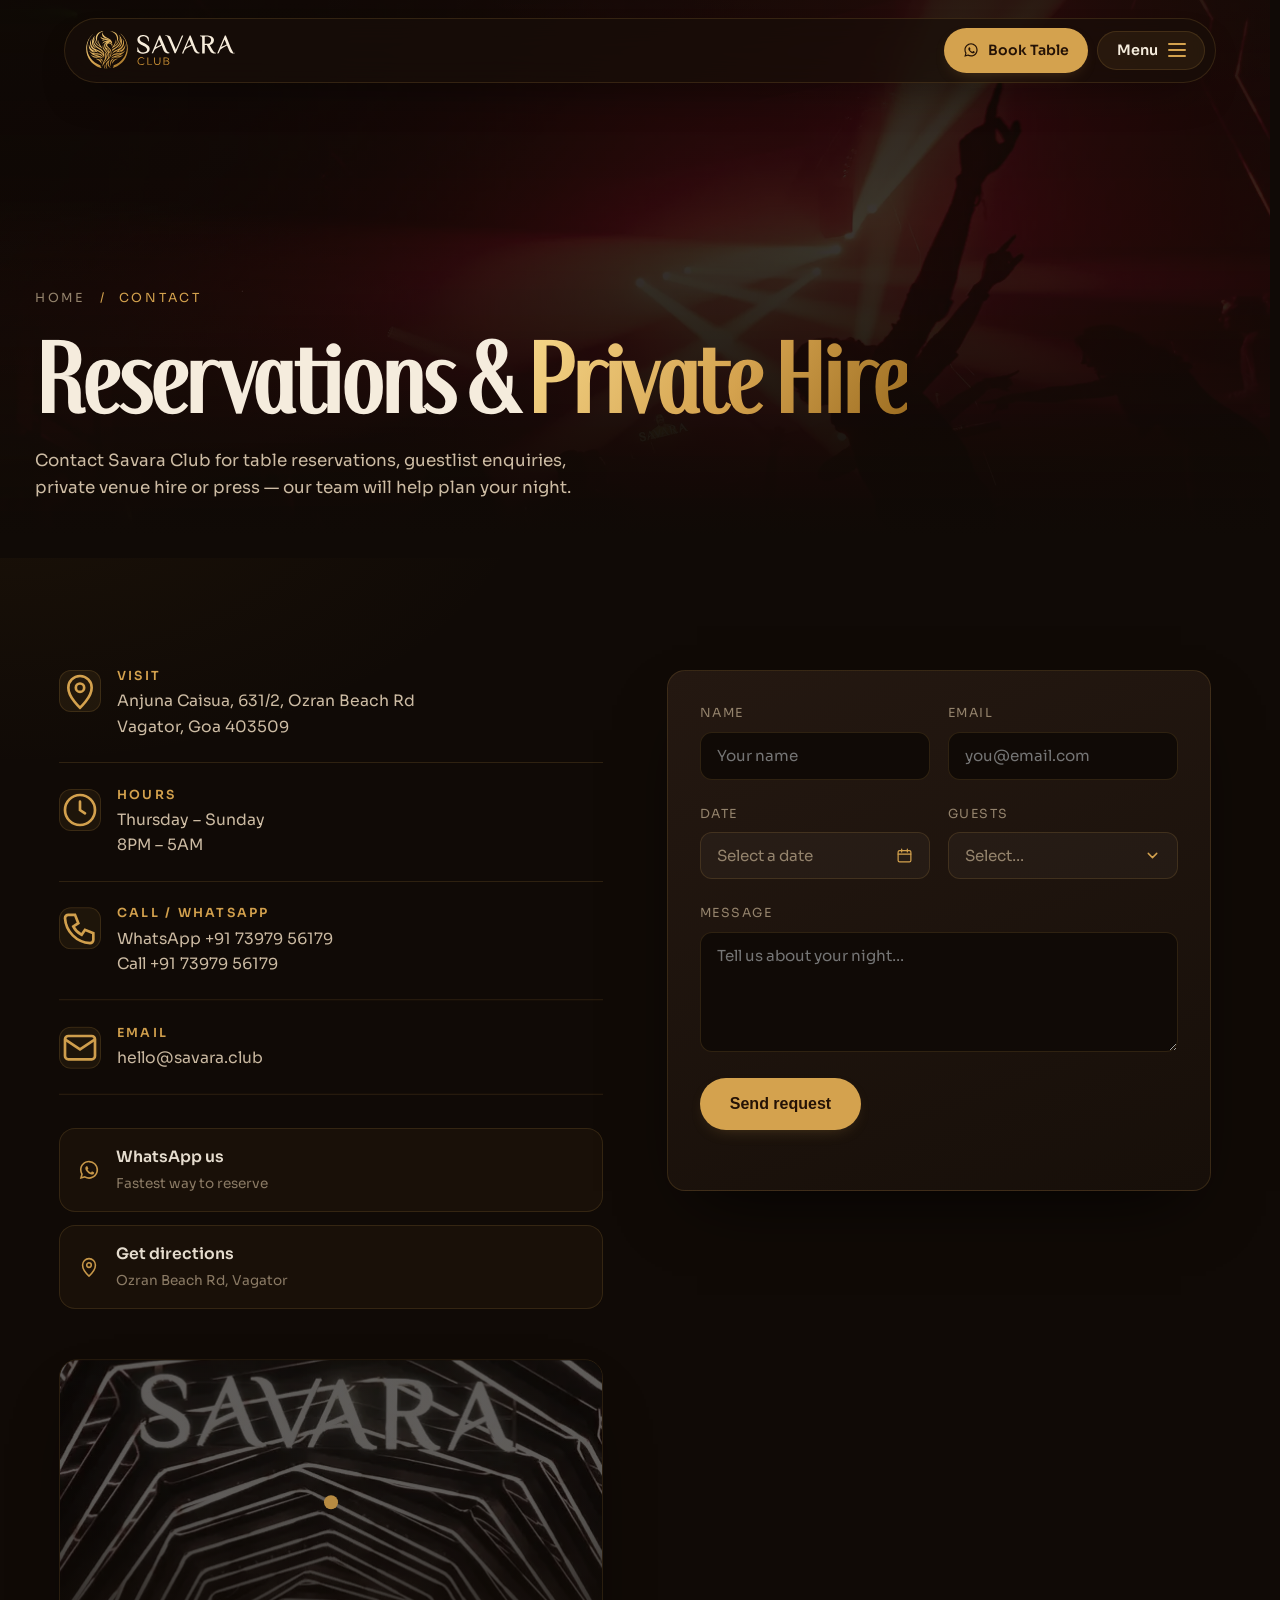
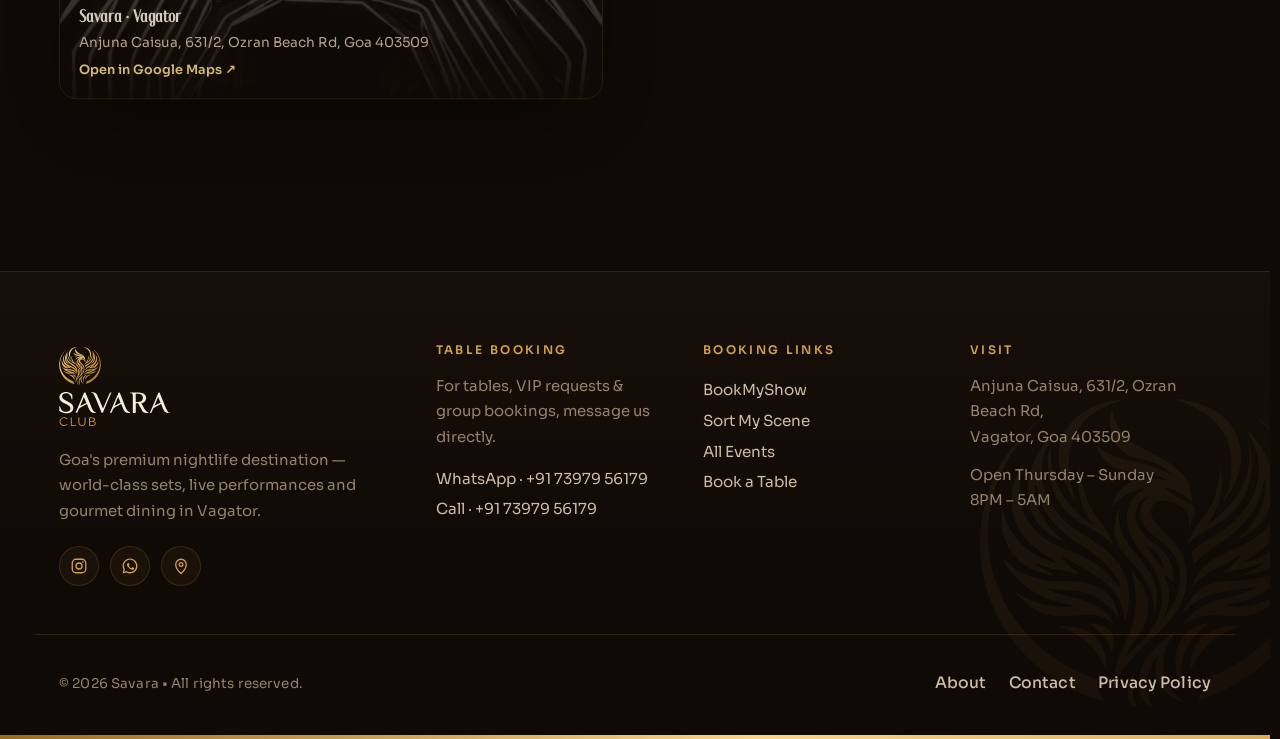
<file: contact.html>
<!DOCTYPE html>
<html lang="en">
<head>
  <meta charset="UTF-8" />
  <meta name="viewport" content="width=device-width, initial-scale=1.0" />
  <meta name="robots" content="index, follow, max-image-preview:large" />
  <meta name="author" content="Savara Club" />
  <meta name="theme-color" content="#100a06" />
  <meta name="application-name" content="Savara Club" />
  <link rel="icon" href="assets/imgs/fav-icon.png" sizes="any" />
  <link rel="icon" type="image/png" sizes="32x32" href="assets/imgs/fav-icon.png" />
  <link rel="icon" type="image/png" sizes="16x16" href="assets/imgs/fav-icon.png" />
  <link rel="apple-touch-icon" sizes="180x180" href="assets/imgs/fav-icon.png" />
  <link rel="manifest" href="/site.webmanifest" />
  <meta name="description" content="Contact Savara Club for table reservations, guestlist enquiries, private venue hire and press. Plan your next nightlife experience with our team." />
  <title>Contact Savara Club | Reservations &amp; Private Hire</title>
  <link rel="canonical" href="https://savara-club.netlify.app/contact.html" />
  <meta property="og:type" content="website" />
  <meta property="og:locale" content="en_US" />
  <meta property="og:site_name" content="Savara Club" />
  <meta property="og:title" content="Contact Savara Club | Reservations &amp; Private Hire" />
  <meta property="og:description" content="Contact Savara Club for table reservations, guestlist enquiries, private venue hire and press." />
  <meta property="og:url" content="https://savara-club.netlify.app/contact.html" />
  <meta property="og:image" content="https://savara-club.netlify.app/assets/imgs/og-image.webp" />
  <meta property="og:image:secure_url" content="https://savara-club.netlify.app/assets/imgs/og-image.webp" />
  <meta property="og:image:type" content="image/webp" />
  <meta property="og:image:width" content="1200" />
  <meta property="og:image:height" content="630" />
  <meta property="og:image:alt" content="Savara Club - Rise After Dark, with a molten-gold phoenix and cascading light." />
  <meta name="twitter:card" content="summary_large_image" />
  <meta name="twitter:title" content="Contact Savara Club | Reservations &amp; Private Hire" />
  <meta name="twitter:description" content="Table reservations, guestlist enquiries, private venue hire and press at Savara Club." />
  <meta name="twitter:image" content="https://savara-club.netlify.app/assets/imgs/og-image.webp" />
  <meta name="twitter:image:alt" content="Savara Club - Rise After Dark, with a molten-gold phoenix and cascading light." />
  <script type="application/ld+json">
  {
    "@context": "https://schema.org",
    "@type": "ContactPage",
    "name": "Contact Savara Club",
    "url": "https://savara-club.netlify.app/contact.html",
    "description": "Contact Savara Club for table reservations, guestlist enquiries, private venue hire and press.",
    "isPartOf": { "@id": "https://savara-club.netlify.app/#website" },
    "about": { "@id": "https://savara-club.netlify.app/#business" }
  }
  </script>
  <link rel="preconnect" href="https://fonts.googleapis.com" />
  <link rel="preconnect" href="https://fonts.gstatic.com" crossorigin />
  <link href="https://fonts.googleapis.com/css2?family=Fraunces:opsz,wght@9..144,400..900&family=Sora:wght@300;400;500;600;700;800&display=swap" rel="stylesheet" />
  <link rel="stylesheet" href="assets/style.css" />
  <noscript><style>.pt,.preloader{display:none!important}</style></noscript>
</head>
<body>

  <canvas id="embers" aria-hidden="true"></canvas>

  <header class="nav" id="nav">
    <div class="nav__inner">
      <a href="index.html" class="brand" aria-label="Savara Club home">
        <span class="brand__mark" aria-hidden="true"></span>
        <img src="assets/imgs/savara-logo.svg" alt="Savara Club" class="brand__logo" />
      </a>
      <div class="nav__actions">
        <a class="btn btn--gold nav__book" href="https://wa.me/917397956179?text=Hi%20Savara%2C%20I%27d%20like%20to%20book%20a%20table." target="_blank" rel="noopener" data-no-transition>
          <svg viewBox="0 0 24 24" fill="currentColor" aria-hidden="true"><path d="M12.04 2C6.58 2 2.13 6.44 2.13 11.9c0 1.75.46 3.45 1.32 4.95L2 22l5.25-1.38a9.9 9.9 0 0 0 4.79 1.22c5.46 0 9.9-4.44 9.9-9.9 0-2.65-1.03-5.14-2.9-7.02A9.82 9.82 0 0 0 12.04 2Zm0 1.8c2.16 0 4.19.84 5.72 2.37a8.03 8.03 0 0 1 2.37 5.73c0 4.46-3.63 8.1-8.1 8.1a8.1 8.1 0 0 1-4.13-1.14l-.3-.17-3.1.81.83-3.03-.2-.31a8.03 8.03 0 0 1-1.24-4.29c0-4.46 3.63-8.1 8.1-8.1Zm-2.6 4.3c-.15 0-.4.06-.6.28-.22.22-.83.81-.83 1.98s.85 2.3.97 2.46c.12.16 1.67 2.55 4.05 3.58.57.24 1.01.39 1.36.5.57.18 1.09.15 1.5.09.46-.07 1.4-.57 1.6-1.13.2-.55.2-1.03.14-1.13-.06-.1-.22-.16-.46-.28-.24-.12-1.4-.69-1.62-.77-.22-.08-.38-.12-.53.12-.16.24-.6.77-.74.93-.14.16-.27.18-.5.06-.24-.12-1.01-.37-1.92-1.19-.71-.63-1.19-1.41-1.33-1.65-.14-.24-.01-.37.1-.49.11-.11.24-.28.36-.42.12-.14.16-.24.24-.4.08-.16.04-.3-.02-.42-.06-.12-.53-1.29-.73-1.77-.19-.46-.39-.4-.53-.4h-.45Z"/></svg>
          <span class="nav__book-label">Book Table</span>
        </a>
        <button class="nav__menu-btn" id="navToggle" aria-label="Open menu" aria-expanded="false" aria-controls="menu">
          <span class="nav__menu-label">Menu</span>
          <span class="nav__menu-icon"><i></i><i></i><i></i></span>
        </button>
      </div>
    </div>
  </header>

  <div class="menu" id="menu" aria-hidden="true">
    <div class="menu__bg"></div>
    <span class="menu__phoenix" aria-hidden="true"></span>
    <nav class="menu__nav">
      <a class="menu__item" href="index.html"><span class="menu__num">01</span><span class="menu__label">Home</span></a>
      <a class="menu__item" href="events.html"><span class="menu__num">02</span><span class="menu__label">Events</span></a>
      <a class="menu__item" href="book.html"><span class="menu__num">03</span><span class="menu__label">Book a Table</span></a>
      <a class="menu__item" href="about.html"><span class="menu__num">04</span><span class="menu__label">About</span></a>
      <a class="menu__item is-current" href="contact.html"><span class="menu__num">05</span><span class="menu__label">Contact</span></a>
    </nav>
    <div class="menu__aside">
      <div><h4>Visit</h4><p>Anjuna Caisua, 631/2, Ozran Beach Rd<br />Vagator, Goa 403509 &middot; Open Thu&ndash;Sun</p></div>
      <div><h4>Reservations</h4><p><a href="https://wa.me/917397956179" target="_blank" rel="noopener">WhatsApp +91 73979 56179</a><br /><a href="tel:+917397956179">Call +91 73979 56179</a></p></div>
      <div><h4>Follow</h4><div class="menu__socials"><a href="https://instagram.com/savara_goa" target="_blank" rel="noopener">Instagram</a><a href="https://wa.me/917397956179" target="_blank" rel="noopener">WhatsApp</a></div></div>
    </div>
  </div>

  <section class="page-hero">
    <div class="page-hero__bg" aria-hidden="true"><img src="assets/club-imgs/jpeg-46.webp" alt="" /></div>
    <div class="page-hero__inner">
      <div class="crumb reveal"><a href="index.html">Home</a> &nbsp;/&nbsp; Contact</div>
      <h1 class="reveal">Reservations &amp; <span class="grad">Private Hire</span></h1>
      <p class="reveal">Contact Savara Club for table reservations, guestlist enquiries, private venue hire or press &mdash; our team will help plan your night.</p>
    </div>
  </section>

  <section class="section">
    <div class="contact-grid contact-grid--split">
      <div class="info-block">
      <div class="info-item reveal">
        <div class="info-ic"><svg viewBox="0 0 24 24" fill="none" stroke="currentColor" stroke-width="1.6"><path d="M12 22s7-6.2 7-12a7 7 0 1 0-14 0c0 5.8 7 12 7 12z"/><circle cx="12" cy="10" r="2.5"/></svg></div>
        <div><h4>Visit</h4><p>Anjuna Caisua, 631/2, Ozran Beach Rd<br />Vagator, Goa 403509</p></div>
      </div>
      <div class="info-item reveal">
        <div class="info-ic"><svg viewBox="0 0 24 24" fill="none" stroke="currentColor" stroke-width="1.6"><circle cx="12" cy="12" r="9"/><path d="M12 7v5l3 2" stroke-linecap="round"/></svg></div>
        <div><h4>Hours</h4><p>Thursday &ndash; Sunday<br />8PM &ndash; 5AM</p></div>
      </div>
      <div class="info-item reveal">
        <div class="info-ic"><svg viewBox="0 0 24 24" fill="none" stroke="currentColor" stroke-width="1.6"><path d="M5 4h4l2 5-3 2a12 12 0 0 0 5 5l2-3 5 2v4a2 2 0 0 1-2 2A16 16 0 0 1 3 6a2 2 0 0 1 2-2z"/></svg></div>
        <div><h4>Call / WhatsApp</h4><p><a href="https://wa.me/917397956179" target="_blank" rel="noopener">WhatsApp +91 73979 56179</a><br /><a href="tel:+917397956179">Call +91 73979 56179</a></p></div>
      </div>
      <div class="info-item reveal">
        <div class="info-ic"><svg viewBox="0 0 24 24" fill="none" stroke="currentColor" stroke-width="1.6"><rect x="3" y="5" width="18" height="14" rx="2"/><path d="m3 7 9 6 9-6"/></svg></div>
        <div><h4>Email</h4><p><a href="mailto:hello@savara.club">hello@savara.club</a></p></div>
      </div>
        <div class="quick-actions reveal">
          <a class="quick-action" href="https://wa.me/917397956179?text=Hi%20Savara%2C%20I%27d%20like%20to%20book%20a%20table." target="_blank" rel="noopener" data-no-transition>
            <svg viewBox="0 0 24 24" fill="currentColor" aria-hidden="true"><path d="M12.04 2C6.58 2 2.13 6.44 2.13 11.9c0 1.75.46 3.45 1.32 4.95L2 22l5.25-1.38a9.9 9.9 0 0 0 4.79 1.22c5.46 0 9.9-4.44 9.9-9.9 0-2.65-1.03-5.14-2.9-7.02A9.82 9.82 0 0 0 12.04 2Zm0 1.8c2.16 0 4.19.84 5.72 2.37a8.03 8.03 0 0 1 2.37 5.73c0 4.46-3.63 8.1-8.1 8.1a8.1 8.1 0 0 1-4.13-1.14l-.3-.17-3.1.81.83-3.03-.2-.31a8.03 8.03 0 0 1-1.24-4.29c0-4.46 3.63-8.1 8.1-8.1Zm-2.6 4.3c-.15 0-.4.06-.6.28-.22.22-.83.81-.83 1.98s.85 2.3.97 2.46c.12.16 1.67 2.55 4.05 3.58.57.24 1.01.39 1.36.5.57.18 1.09.15 1.5.09.46-.07 1.4-.57 1.6-1.13.2-.55.2-1.03.14-1.13-.06-.1-.22-.16-.46-.28-.24-.12-1.4-.69-1.62-.77-.22-.08-.38-.12-.53.12-.16.24-.6.77-.74.93-.14.16-.27.18-.5.06-.24-.12-1.01-.37-1.92-1.19-.71-.63-1.19-1.41-1.33-1.65-.14-.24-.01-.37.1-.49.11-.11.24-.28.36-.42.12-.14.16-.24.24-.4.08-.16.04-.3-.02-.42-.06-.12-.53-1.29-.73-1.77-.19-.46-.39-.4-.53-.4h-.45Z"/></svg>
            <span><b>WhatsApp us</b>Fastest way to reserve</span>
          </a>
          <a class="quick-action" href="https://maps.google.com/?q=Savara+Vagator+Goa" target="_blank" rel="noopener" data-no-transition>
            <svg viewBox="0 0 24 24" fill="none" stroke="currentColor" stroke-width="1.7" aria-hidden="true"><path d="M12 22s7-6.2 7-12a7 7 0 1 0-14 0c0 5.8 7 12 7 12z"/><circle cx="12" cy="10" r="2.5"/></svg>
            <span><b>Get directions</b>Ozran Beach Rd, Vagator</span>
          </a>
        </div>

        <a class="map-panel reveal" href="https://maps.google.com/?q=Savara+Vagator+Goa" target="_blank" rel="noopener" data-no-transition aria-label="Open Savara in Google Maps">
          <img src="assets/video/reel-1-poster.webp" alt="" loading="lazy" />
          <span class="map-panel__scrim" aria-hidden="true"></span>
          <span class="map-panel__pin" aria-hidden="true"></span>
          <span class="map-panel__label">
            <b>Savara · Vagator</b>
            Anjuna Caisua, 631/2, Ozran Beach Rd, Goa 403509
            <em>Open in Google Maps &#8599;</em>
          </span>
        </a>
      </div>

      <form class="form-card reveal" data-form novalidate>
        <div class="form-row">
          <div class="field">
            <label for="cname">Name</label>
            <input id="cname" name="name" type="text" placeholder="Your name" autocomplete="name" required minlength="2" />
            <p class="field__err" id="cname-err" role="alert"></p>
          </div>
          <div class="field">
            <label for="cemail">Email</label>
            <input id="cemail" name="email" type="email" placeholder="you@email.com" autocomplete="email" required />
            <p class="field__err" id="cemail-err" role="alert"></p>
          </div>
        </div>
        <div class="form-row">
          <div class="field">
            <label for="cdate">Date</label>
            <input id="cdate" name="date" type="date" data-datepicker required />
            <p class="field__err" id="cdate-err" role="alert"></p>
          </div>
          <div class="field">
            <label for="cguests">Guests</label>
            <select id="cguests" name="guests" data-select required>
              <option value="">Select&hellip;</option>
              <option>1&ndash;2</option><option>3&ndash;4</option><option>5&ndash;8</option><option>9+</option>
            </select>
            <p class="field__err" id="cguests-err" role="alert"></p>
          </div>
        </div>
        <div class="field">
          <label for="cmsg">Message</label>
          <textarea id="cmsg" name="message" placeholder="Tell us about your night&hellip;" required minlength="10"></textarea>
          <p class="field__err" id="cmsg-err" role="alert"></p>
        </div>
        <button type="submit" class="btn btn--gold btn--lg">Send request</button>
        <p class="form-msg" role="status"></p>
      </form>
    </div>
  </section>

  <footer class="footer">
    <span class="footer__phoenix" aria-hidden="true"></span>
    <div class="footer__inner footer__inner--cols">
      <div class="footer__left footer__col">
        <a href="index.html" class="brand footer__brandlink">
          <span class="brand__mark" aria-hidden="true"></span>
          <img src="assets/imgs/savara-logo.svg" alt="Savara" class="brand__logo" />
        </a>
        <p class="footer__tag">Goa's premium nightlife destination — world-class sets, live performances and gourmet dining in Vagator.</p>
        <div class="footer__socialrow">
          <a href="https://instagram.com/savara_goa" target="_blank" rel="noopener" aria-label="Instagram"><svg viewBox="0 0 24 24" fill="none" stroke="currentColor" stroke-width="1.7"><rect x="3" y="3" width="18" height="18" rx="5"/><circle cx="12" cy="12" r="4"/><circle cx="17.2" cy="6.8" r="1.1" fill="currentColor" stroke="none"/></svg></a>
          <a href="https://wa.me/917397956179" target="_blank" rel="noopener" aria-label="WhatsApp"><svg viewBox="0 0 24 24" fill="currentColor"><path d="M12.04 2C6.58 2 2.13 6.44 2.13 11.9c0 1.75.46 3.45 1.32 4.95L2 22l5.25-1.38a9.9 9.9 0 0 0 4.79 1.22c5.46 0 9.9-4.44 9.9-9.9 0-2.65-1.03-5.14-2.9-7.02A9.82 9.82 0 0 0 12.04 2Zm0 1.8c2.16 0 4.19.84 5.72 2.37a8.03 8.03 0 0 1 2.37 5.73c0 4.46-3.63 8.1-8.1 8.1a8.1 8.1 0 0 1-4.13-1.14l-.3-.17-3.1.81.83-3.03-.2-.31a8.03 8.03 0 0 1-1.24-4.29c0-4.46 3.63-8.1 8.1-8.1Zm-2.6 4.3c-.15 0-.4.06-.6.28-.22.22-.83.81-.83 1.98s.85 2.3.97 2.46c.12.16 1.67 2.55 4.05 3.58.57.24 1.01.39 1.36.5.57.18 1.09.15 1.5.09.46-.07 1.4-.57 1.6-1.13.2-.55.2-1.03.14-1.13-.06-.1-.22-.16-.46-.28-.24-.12-1.4-.69-1.62-.77-.22-.08-.38-.12-.53.12-.16.24-.6.77-.74.93-.14.16-.27.18-.5.06-.24-.12-1.01-.37-1.92-1.19-.71-.63-1.19-1.41-1.33-1.65-.14-.24-.01-.37.1-.49.11-.11.24-.28.36-.42.12-.14.16-.24.24-.4.08-.16.04-.3-.02-.42-.06-.12-.53-1.29-.73-1.77-.19-.46-.39-.4-.53-.4h-.45Z"/></svg></a>
          <a href="https://maps.google.com/?q=Savara+Vagator+Goa" target="_blank" rel="noopener" aria-label="Google Maps"><svg viewBox="0 0 24 24" fill="none" stroke="currentColor" stroke-width="1.7"><path d="M12 22s7-6.2 7-12a7 7 0 1 0-14 0c0 5.8 7 12 7 12z"/><circle cx="12" cy="10" r="2.5"/></svg></a>
        </div>
      </div>
      <div class="footer__col">
        <h4>Table Booking</h4>
        <p>For tables, VIP requests &amp; group bookings, message us directly.</p>
        <a class="footer__wa" href="https://wa.me/917397956179?text=Hi%20Savara%2C%20I%27d%20like%20to%20book%20a%20table." target="_blank" rel="noopener" data-no-transition>WhatsApp · +91 73979 56179</a>
        <a href="tel:+917397956179">Call · +91 73979 56179</a>
      </div>
      <div class="footer__col footer__col--links">
        <h4>Booking Links</h4>
        <a href="https://in.bookmyshow.com/" target="_blank" rel="noopener">BookMyShow</a>
        <a href="https://www.sortmyscene.com/" target="_blank" rel="noopener">Sort My Scene</a>
        <a href="events.html">All Events</a>
        <a href="book.html">Book a Table</a>
      </div>
      <div class="footer__col">
        <h4>Visit</h4>
        <p>Anjuna Caisua, 631/2, Ozran Beach Rd,<br />Vagator, Goa 403509</p>
        <p>Open Thursday – Sunday<br />8PM – 5AM</p>
      </div>
    </div>
    <div class="footer__bar">
      <span>&copy; <span data-year>2026</span> Savara • All rights reserved.</span>
      <nav class="footer__links" style="flex-direction:row;gap:1.4rem">
        <a href="about.html">About</a>
        <a href="contact.html">Contact</a>
        <a href="privacy.html">Privacy Policy</a>
      </nav>
    </div>
    <div class="footer__accent" aria-hidden="true"></div>
  </footer>

  <div class="pt pt--enter" id="pageTransition" aria-hidden="true">
    <span class="pt__col"></span><span class="pt__col"></span><span class="pt__col"></span>
    <span class="pt__col"></span><span class="pt__col"></span>
    <span class="pt__logo"></span>
  </div>

  <script src="assets/vendor/gsap.min.js"></script>
  <script src="assets/vendor/ScrollTrigger.min.js"></script>
  <script src="assets/script.js"></script>

</body>
</html>
</file>
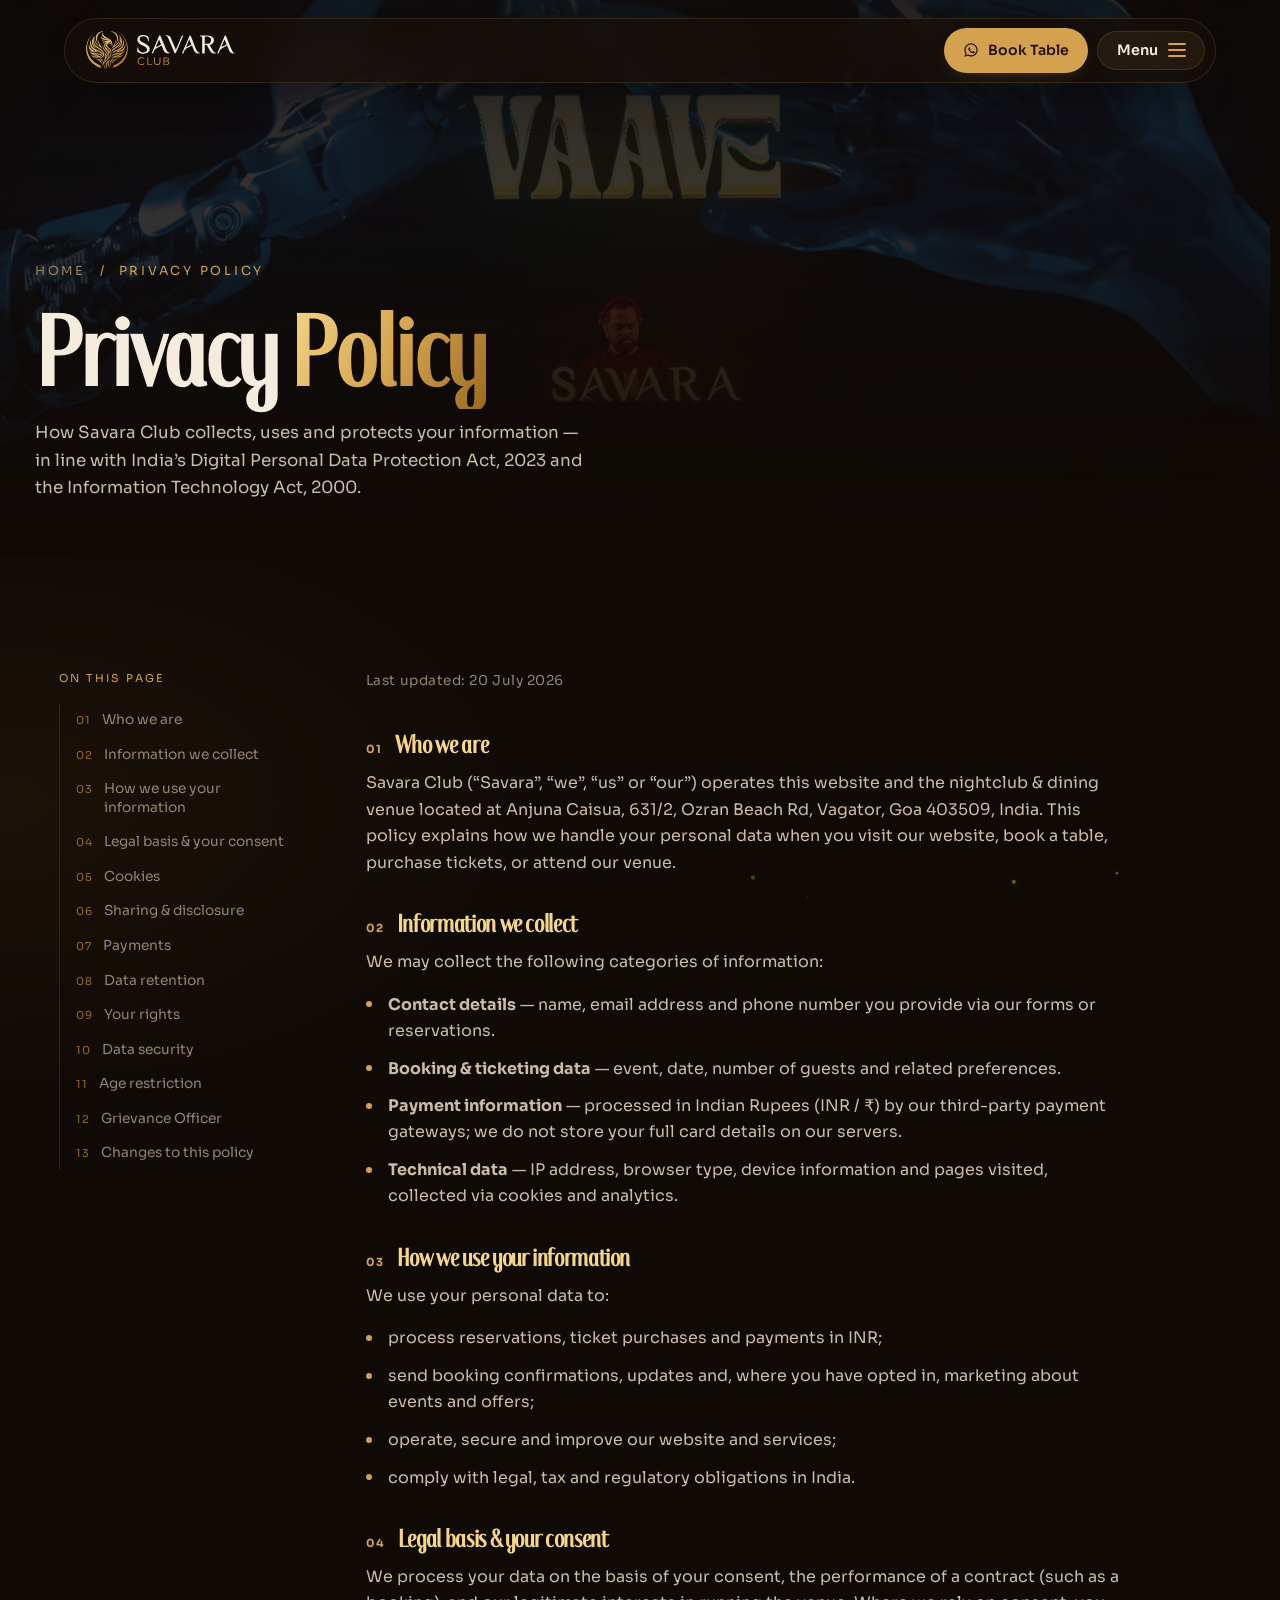
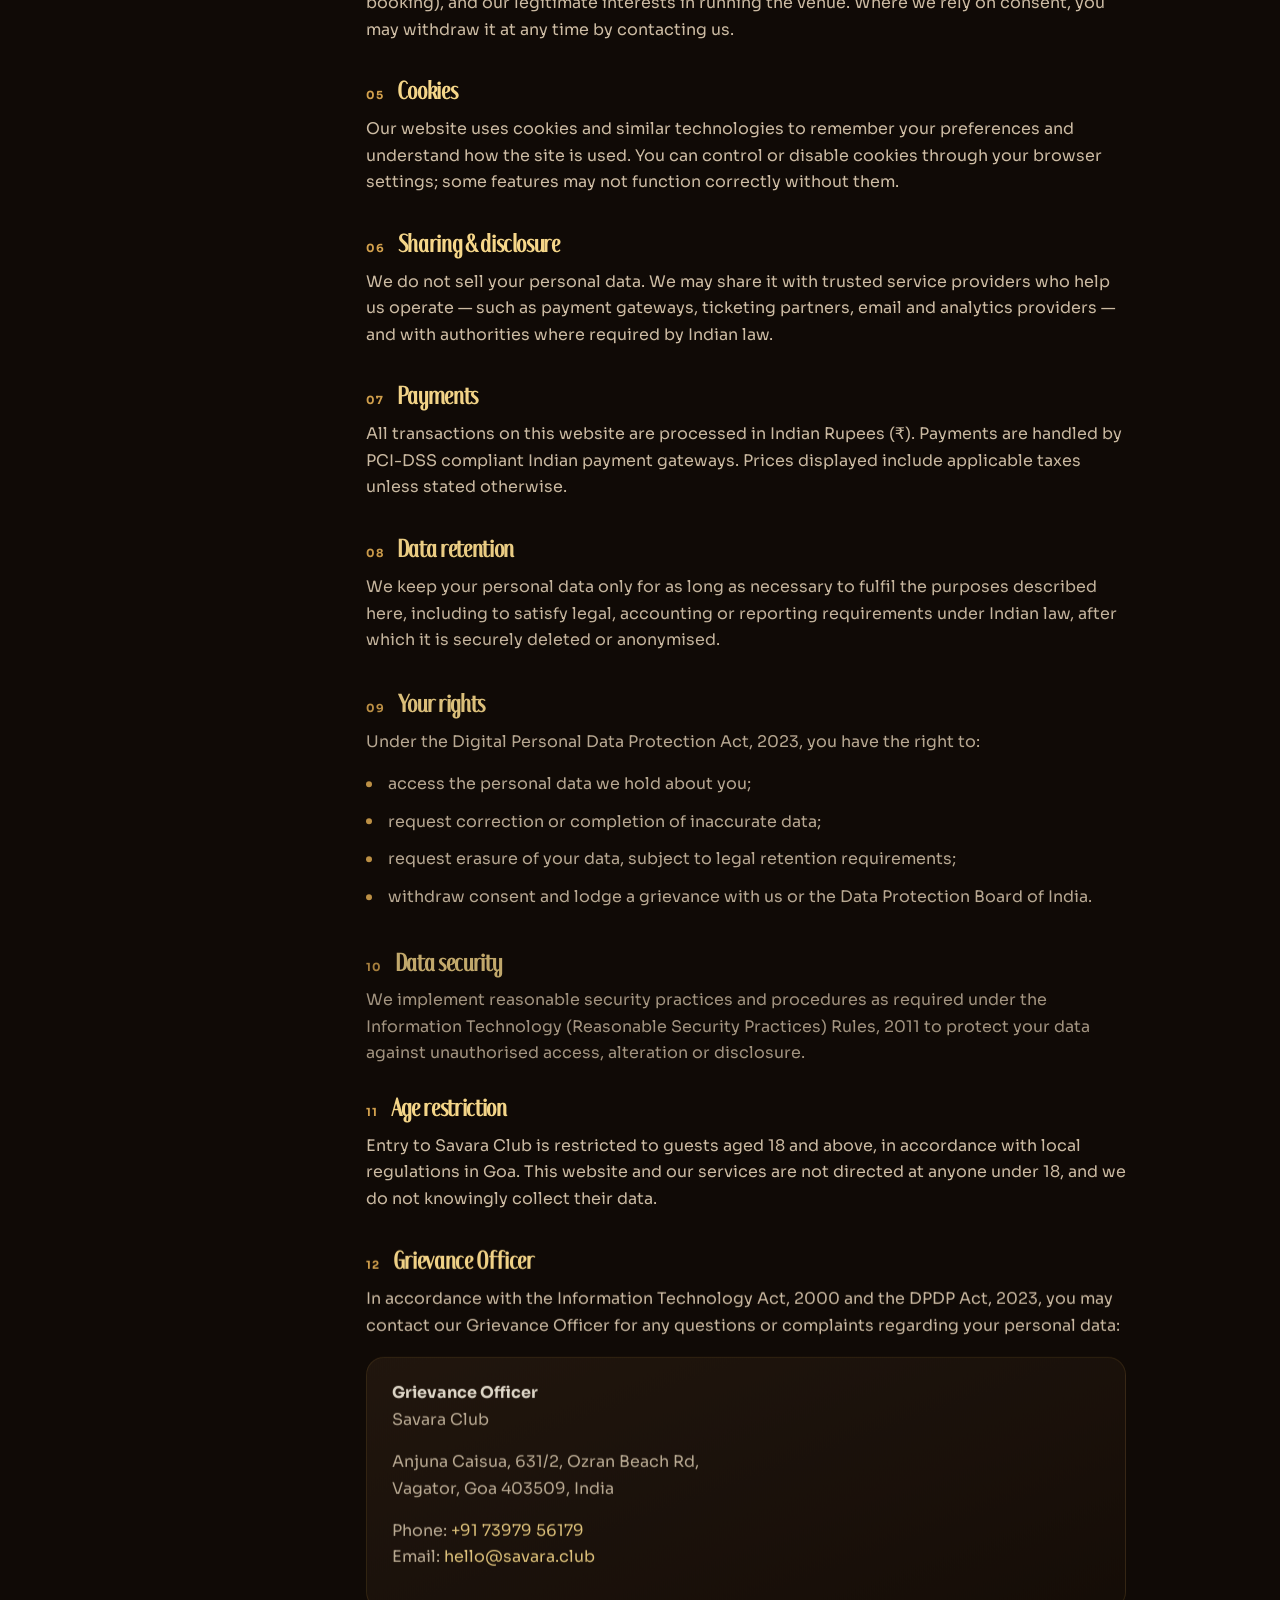
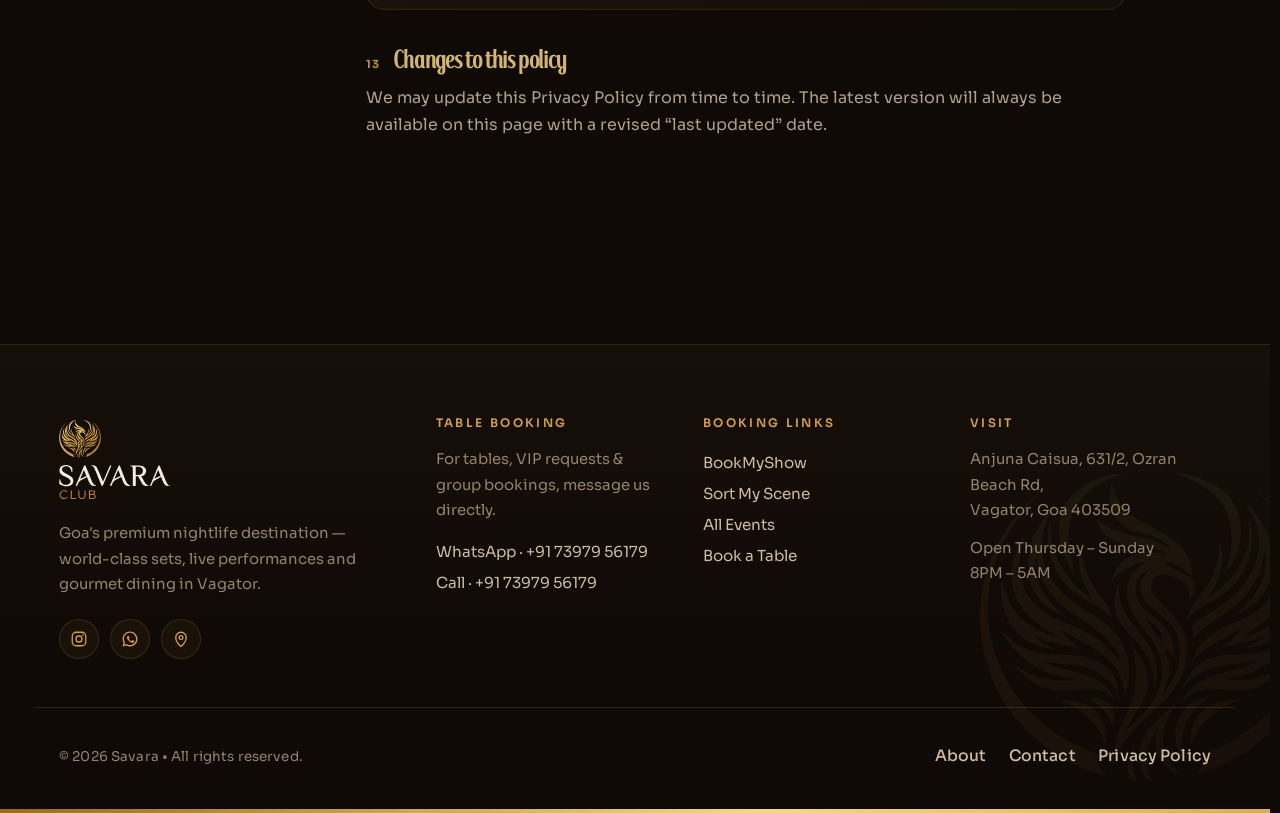
<file: privacy.html>
<!DOCTYPE html>
<html lang="en">
<head>
  <meta charset="UTF-8" />
  <meta name="viewport" content="width=device-width, initial-scale=1.0" />
  <meta name="robots" content="index, follow, max-image-preview:large" />
  <meta name="author" content="Savara Club" />
  <meta name="theme-color" content="#100a06" />
  <meta name="application-name" content="Savara Club" />
  <link rel="icon" href="assets/imgs/fav-icon.png" sizes="any" />
  <link rel="icon" type="image/png" sizes="32x32" href="assets/imgs/fav-icon.png" />
  <link rel="icon" type="image/png" sizes="16x16" href="assets/imgs/fav-icon.png" />
  <link rel="apple-touch-icon" sizes="180x180" href="assets/imgs/fav-icon.png" />
  <link rel="manifest" href="/site.webmanifest" />
  <meta name="description" content="Savara Club privacy policy - how we collect, use and protect your personal data under India's Digital Personal Data Protection Act, 2023." />
  <title>Privacy Policy &mdash; Savara Club</title>
  <link rel="canonical" href="https://savara-club.netlify.app/privacy.html" />
  <meta property="og:type" content="website" />
  <meta property="og:locale" content="en_US" />
  <meta property="og:site_name" content="Savara Club" />
  <meta property="og:title" content="About Savara Club | Our Nightlife Story" />
  <meta property="og:description" content="Discover the story and experience behind Savara Club's live music, immersive performances and premium nightlife." />
  <meta property="og:url" content="https://savara-club.netlify.app/about.html" />
  <meta property="og:image" content="https://savara-club.netlify.app/assets/imgs/og-image.webp" />
  <meta property="og:image:secure_url" content="https://savara-club.netlify.app/assets/imgs/og-image.webp" />
  <meta property="og:image:type" content="image/webp" />
  <meta property="og:image:width" content="1200" />
  <meta property="og:image:height" content="630" />
  <meta property="og:image:alt" content="Savara Club - Rise After Dark, with a molten-gold phoenix and cascading light." />
  <meta name="twitter:card" content="summary_large_image" />
  <meta name="twitter:title" content="About Savara Club | Our Nightlife Story" />
  <meta name="twitter:description" content="Discover the story behind Savara Club's live music, immersive performances and premium nightlife." />
  <meta name="twitter:image" content="https://savara-club.netlify.app/assets/imgs/og-image.webp" />
  <meta name="twitter:image:alt" content="Savara Club - Rise After Dark, with a molten-gold phoenix and cascading light." />
  <script type="application/ld+json">
  {
    "@context": "https://schema.org",
    "@type": "AboutPage",
    "name": "About Savara Club",
    "url": "https://savara-club.netlify.app/about.html",
    "description": "The story behind Savara Club's live music, immersive performances and premium nightlife experience.",
    "isPartOf": { "@id": "https://savara-club.netlify.app/#website" },
    "about": { "@id": "https://savara-club.netlify.app/#business" }
  }
  </script>
  <link rel="preconnect" href="https://fonts.googleapis.com" />
  <link rel="preconnect" href="https://fonts.gstatic.com" crossorigin />
  <link href="https://fonts.googleapis.com/css2?family=Fraunces:opsz,wght@9..144,400..900&family=Sora:wght@300;400;500;600;700;800&display=swap" rel="stylesheet" />
  <link rel="stylesheet" href="assets/style.css" />
  <noscript><style>.pt,.preloader{display:none!important}</style></noscript>
</head>
<body>

  <canvas id="embers" aria-hidden="true"></canvas>

  <header class="nav" id="nav">
    <div class="nav__inner">
      <a href="index.html" class="brand" aria-label="Savara Club home">
        <span class="brand__mark" aria-hidden="true"></span>
        <img src="assets/imgs/savara-logo.svg" alt="Savara Club" class="brand__logo" />
      </a>
      <div class="nav__actions">
        <a class="btn btn--gold nav__book" href="https://wa.me/917397956179?text=Hi%20Savara%2C%20I%27d%20like%20to%20book%20a%20table." target="_blank" rel="noopener" data-no-transition>
          <svg viewBox="0 0 24 24" fill="currentColor" aria-hidden="true"><path d="M12.04 2C6.58 2 2.13 6.44 2.13 11.9c0 1.75.46 3.45 1.32 4.95L2 22l5.25-1.38a9.9 9.9 0 0 0 4.79 1.22c5.46 0 9.9-4.44 9.9-9.9 0-2.65-1.03-5.14-2.9-7.02A9.82 9.82 0 0 0 12.04 2Zm0 1.8c2.16 0 4.19.84 5.72 2.37a8.03 8.03 0 0 1 2.37 5.73c0 4.46-3.63 8.1-8.1 8.1a8.1 8.1 0 0 1-4.13-1.14l-.3-.17-3.1.81.83-3.03-.2-.31a8.03 8.03 0 0 1-1.24-4.29c0-4.46 3.63-8.1 8.1-8.1Zm-2.6 4.3c-.15 0-.4.06-.6.28-.22.22-.83.81-.83 1.98s.85 2.3.97 2.46c.12.16 1.67 2.55 4.05 3.58.57.24 1.01.39 1.36.5.57.18 1.09.15 1.5.09.46-.07 1.4-.57 1.6-1.13.2-.55.2-1.03.14-1.13-.06-.1-.22-.16-.46-.28-.24-.12-1.4-.69-1.62-.77-.22-.08-.38-.12-.53.12-.16.24-.6.77-.74.93-.14.16-.27.18-.5.06-.24-.12-1.01-.37-1.92-1.19-.71-.63-1.19-1.41-1.33-1.65-.14-.24-.01-.37.1-.49.11-.11.24-.28.36-.42.12-.14.16-.24.24-.4.08-.16.04-.3-.02-.42-.06-.12-.53-1.29-.73-1.77-.19-.46-.39-.4-.53-.4h-.45Z"/></svg>
          <span class="nav__book-label">Book Table</span>
        </a>
        <button class="nav__menu-btn" id="navToggle" aria-label="Open menu" aria-expanded="false" aria-controls="menu">
          <span class="nav__menu-label">Menu</span>
          <span class="nav__menu-icon"><i></i><i></i><i></i></span>
        </button>
      </div>
    </div>
  </header>

  <div class="menu" id="menu" aria-hidden="true">
    <div class="menu__bg"></div>
    <span class="menu__phoenix" aria-hidden="true"></span>
    <nav class="menu__nav">
      <a class="menu__item" href="index.html"><span class="menu__num">01</span><span class="menu__label">Home</span></a>
      <a class="menu__item" href="events.html"><span class="menu__num">02</span><span class="menu__label">Events</span></a>
      <a class="menu__item" href="book.html"><span class="menu__num">03</span><span class="menu__label">Book a Table</span></a>
      <a class="menu__item" href="about.html"><span class="menu__num">04</span><span class="menu__label">About</span></a>
      <a class="menu__item" href="contact.html"><span class="menu__num">05</span><span class="menu__label">Contact</span></a>
    </nav>
    <div class="menu__aside">
      <div><h4>Visit</h4><p>Anjuna Caisua, 631/2, Ozran Beach Rd<br />Vagator, Goa 403509 &middot; Open Thu&ndash;Sun</p></div>
      <div><h4>Reservations</h4><p><a href="https://wa.me/917397956179" target="_blank" rel="noopener">WhatsApp +91 73979 56179</a><br /><a href="tel:+917397956179">Call +91 73979 56179</a></p></div>
      <div><h4>Follow</h4><div class="menu__socials"><a href="https://instagram.com/savara_goa" target="_blank" rel="noopener">Instagram</a><a href="https://wa.me/917397956179" target="_blank" rel="noopener">WhatsApp</a></div></div>
    </div>
  </div>

  <section class="page-hero">
    <div class="page-hero__bg" aria-hidden="true"><img src="assets/club-imgs/jpeg-12.webp" alt="" /></div>
    <div class="page-hero__inner">
      <div class="crumb reveal"><a href="index.html">Home</a> &nbsp;/&nbsp; Privacy Policy</div>
      <h1 class="reveal">Privacy <span class="grad">Policy</span></h1>
      <p class="reveal">How Savara Club collects, uses and protects your information &mdash; in line with India&rsquo;s Digital Personal Data Protection Act, 2023 and the Information Technology Act, 2000.</p>
    </div>
  </section>

  <section class="section legal-layout">
    <nav class="legal-toc reveal" aria-label="On this page">
      <p class="legal-toc__title">On this page</p>
      <div class="legal-toc__links">
        <a href="#sec-1"><i>01</i>Who we are</a>
        <a href="#sec-2"><i>02</i>Information we collect</a>
        <a href="#sec-3"><i>03</i>How we use your information</a>
        <a href="#sec-4"><i>04</i>Legal basis &amp; your consent</a>
        <a href="#sec-5"><i>05</i>Cookies</a>
        <a href="#sec-6"><i>06</i>Sharing &amp; disclosure</a>
        <a href="#sec-7"><i>07</i>Payments</a>
        <a href="#sec-8"><i>08</i>Data retention</a>
        <a href="#sec-9"><i>09</i>Your rights</a>
        <a href="#sec-10"><i>10</i>Data security</a>
        <a href="#sec-11"><i>11</i>Age restriction</a>
        <a href="#sec-12"><i>12</i>Grievance Officer</a>
        <a href="#sec-13"><i>13</i>Changes to this policy</a>
      </div>
    </nav>

    <div class="legal">
    <p class="legal__updated reveal">Last updated: 20 July 2026</p>
      <div class="legal__block reveal" id="sec-1">
        <h2><span class="legal__no">01</span>Who we are</h2>
        <p>Savara Club (&ldquo;Savara&rdquo;, &ldquo;we&rdquo;, &ldquo;us&rdquo; or &ldquo;our&rdquo;) operates this website and the nightclub &amp; dining venue located at Anjuna Caisua, 631/2, Ozran Beach Rd, Vagator, Goa 403509, India. This policy explains how we handle your personal data when you visit our website, book a table, purchase tickets, or attend our venue.</p>
      </div>
      <div class="legal__block reveal" id="sec-2">
        <h2><span class="legal__no">02</span>Information we collect</h2>
        <p>We may collect the following categories of information:</p>
        <ul>
          <li><strong>Contact details</strong> &mdash; name, email address and phone number you provide via our forms or reservations.</li>
          <li><strong>Booking &amp; ticketing data</strong> &mdash; event, date, number of guests and related preferences.</li>
          <li><strong>Payment information</strong> &mdash; processed in Indian Rupees (INR / &#8377;) by our third-party payment gateways; we do not store your full card details on our servers.</li>
          <li><strong>Technical data</strong> &mdash; IP address, browser type, device information and pages visited, collected via cookies and analytics.</li>
        </ul>
      </div>
      <div class="legal__block reveal" id="sec-3">
        <h2><span class="legal__no">03</span>How we use your information</h2>
        <p>We use your personal data to:</p>
        <ul>
          <li>process reservations, ticket purchases and payments in INR;</li>
          <li>send booking confirmations, updates and, where you have opted in, marketing about events and offers;</li>
          <li>operate, secure and improve our website and services;</li>
          <li>comply with legal, tax and regulatory obligations in India.</li>
        </ul>
      </div>
      <div class="legal__block reveal" id="sec-4">
        <h2><span class="legal__no">04</span>Legal basis &amp; your consent</h2>
        <p>We process your data on the basis of your consent, the performance of a contract (such as a booking), and our legitimate interests in running the venue. Where we rely on consent, you may withdraw it at any time by contacting us.</p>
      </div>
      <div class="legal__block reveal" id="sec-5">
        <h2><span class="legal__no">05</span>Cookies</h2>
        <p>Our website uses cookies and similar technologies to remember your preferences and understand how the site is used. You can control or disable cookies through your browser settings; some features may not function correctly without them.</p>
      </div>
      <div class="legal__block reveal" id="sec-6">
        <h2><span class="legal__no">06</span>Sharing &amp; disclosure</h2>
        <p>We do not sell your personal data. We may share it with trusted service providers who help us operate &mdash; such as payment gateways, ticketing partners, email and analytics providers &mdash; and with authorities where required by Indian law.</p>
      </div>
      <div class="legal__block reveal" id="sec-7">
        <h2><span class="legal__no">07</span>Payments</h2>
        <p>All transactions on this website are processed in Indian Rupees (&#8377;). Payments are handled by PCI-DSS compliant Indian payment gateways. Prices displayed include applicable taxes unless stated otherwise.</p>
      </div>
      <div class="legal__block reveal" id="sec-8">
        <h2><span class="legal__no">08</span>Data retention</h2>
        <p>We keep your personal data only for as long as necessary to fulfil the purposes described here, including to satisfy legal, accounting or reporting requirements under Indian law, after which it is securely deleted or anonymised.</p>
      </div>
      <div class="legal__block reveal" id="sec-9">
        <h2><span class="legal__no">09</span>Your rights</h2>
        <p>Under the Digital Personal Data Protection Act, 2023, you have the right to:</p>
        <ul>
          <li>access the personal data we hold about you;</li>
          <li>request correction or completion of inaccurate data;</li>
          <li>request erasure of your data, subject to legal retention requirements;</li>
          <li>withdraw consent and lodge a grievance with us or the Data Protection Board of India.</li>
        </ul>
      </div>
      <div class="legal__block reveal" id="sec-10">
        <h2><span class="legal__no">10</span>Data security</h2>
        <p>We implement reasonable security practices and procedures as required under the Information Technology (Reasonable Security Practices) Rules, 2011 to protect your data against unauthorised access, alteration or disclosure.</p>
      </div>
      <div class="legal__block reveal" id="sec-11">
        <h2><span class="legal__no">11</span>Age restriction</h2>
        <p>Entry to Savara Club is restricted to guests aged 18 and above, in accordance with local regulations in Goa. This website and our services are not directed at anyone under 18, and we do not knowingly collect their data.</p>
      </div>
      <div class="legal__block reveal" id="sec-12">
        <h2><span class="legal__no">12</span>Grievance Officer</h2>
        <p>In accordance with the Information Technology Act, 2000 and the DPDP Act, 2023, you may contact our Grievance Officer for any questions or complaints regarding your personal data:</p>
        <div class="legal__contact reveal">
          <p><strong>Grievance Officer</strong><br />Savara Club</p>
          <p>Anjuna Caisua, 631/2, Ozran Beach Rd,<br />Vagator, Goa 403509, India</p>
          <p>Phone: <a href="tel:+917397956179">+91 73979 56179</a><br />Email: <a href="mailto:hello@savara.club">hello@savara.club</a></p>
        </div>
      </div>
      <div class="legal__block reveal" id="sec-13">
        <h2><span class="legal__no">13</span>Changes to this policy</h2>
        <p>We may update this Privacy Policy from time to time. The latest version will always be available on this page with a revised &ldquo;last updated&rdquo; date.</p>
      </div>
    </div>
  </section>

  <footer class="footer">
    <span class="footer__phoenix" aria-hidden="true"></span>
    <div class="footer__inner footer__inner--cols">
      <div class="footer__left footer__col">
        <a href="index.html" class="brand footer__brandlink">
          <span class="brand__mark" aria-hidden="true"></span>
          <img src="assets/imgs/savara-logo.svg" alt="Savara" class="brand__logo" />
        </a>
        <p class="footer__tag">Goa's premium nightlife destination — world-class sets, live performances and gourmet dining in Vagator.</p>
        <div class="footer__socialrow">
          <a href="https://instagram.com/savara_goa" target="_blank" rel="noopener" aria-label="Instagram"><svg viewBox="0 0 24 24" fill="none" stroke="currentColor" stroke-width="1.7"><rect x="3" y="3" width="18" height="18" rx="5"/><circle cx="12" cy="12" r="4"/><circle cx="17.2" cy="6.8" r="1.1" fill="currentColor" stroke="none"/></svg></a>
          <a href="https://wa.me/917397956179" target="_blank" rel="noopener" aria-label="WhatsApp"><svg viewBox="0 0 24 24" fill="currentColor"><path d="M12.04 2C6.58 2 2.13 6.44 2.13 11.9c0 1.75.46 3.45 1.32 4.95L2 22l5.25-1.38a9.9 9.9 0 0 0 4.79 1.22c5.46 0 9.9-4.44 9.9-9.9 0-2.65-1.03-5.14-2.9-7.02A9.82 9.82 0 0 0 12.04 2Zm0 1.8c2.16 0 4.19.84 5.72 2.37a8.03 8.03 0 0 1 2.37 5.73c0 4.46-3.63 8.1-8.1 8.1a8.1 8.1 0 0 1-4.13-1.14l-.3-.17-3.1.81.83-3.03-.2-.31a8.03 8.03 0 0 1-1.24-4.29c0-4.46 3.63-8.1 8.1-8.1Zm-2.6 4.3c-.15 0-.4.06-.6.28-.22.22-.83.81-.83 1.98s.85 2.3.97 2.46c.12.16 1.67 2.55 4.05 3.58.57.24 1.01.39 1.36.5.57.18 1.09.15 1.5.09.46-.07 1.4-.57 1.6-1.13.2-.55.2-1.03.14-1.13-.06-.1-.22-.16-.46-.28-.24-.12-1.4-.69-1.62-.77-.22-.08-.38-.12-.53.12-.16.24-.6.77-.74.93-.14.16-.27.18-.5.06-.24-.12-1.01-.37-1.92-1.19-.71-.63-1.19-1.41-1.33-1.65-.14-.24-.01-.37.1-.49.11-.11.24-.28.36-.42.12-.14.16-.24.24-.4.08-.16.04-.3-.02-.42-.06-.12-.53-1.29-.73-1.77-.19-.46-.39-.4-.53-.4h-.45Z"/></svg></a>
          <a href="https://maps.google.com/?q=Savara+Vagator+Goa" target="_blank" rel="noopener" aria-label="Google Maps"><svg viewBox="0 0 24 24" fill="none" stroke="currentColor" stroke-width="1.7"><path d="M12 22s7-6.2 7-12a7 7 0 1 0-14 0c0 5.8 7 12 7 12z"/><circle cx="12" cy="10" r="2.5"/></svg></a>
        </div>
      </div>
      <div class="footer__col">
        <h4>Table Booking</h4>
        <p>For tables, VIP requests &amp; group bookings, message us directly.</p>
        <a class="footer__wa" href="https://wa.me/917397956179?text=Hi%20Savara%2C%20I%27d%20like%20to%20book%20a%20table." target="_blank" rel="noopener" data-no-transition>WhatsApp · +91 73979 56179</a>
        <a href="tel:+917397956179">Call · +91 73979 56179</a>
      </div>
      <div class="footer__col footer__col--links">
        <h4>Booking Links</h4>
        <a href="https://in.bookmyshow.com/" target="_blank" rel="noopener">BookMyShow</a>
        <a href="https://www.sortmyscene.com/" target="_blank" rel="noopener">Sort My Scene</a>
        <a href="events.html">All Events</a>
        <a href="book.html">Book a Table</a>
      </div>
      <div class="footer__col">
        <h4>Visit</h4>
        <p>Anjuna Caisua, 631/2, Ozran Beach Rd,<br />Vagator, Goa 403509</p>
        <p>Open Thursday – Sunday<br />8PM – 5AM</p>
      </div>
    </div>
    <div class="footer__bar">
      <span>&copy; <span data-year>2026</span> Savara • All rights reserved.</span>
      <nav class="footer__links" style="flex-direction:row;gap:1.4rem">
        <a href="about.html">About</a>
        <a href="contact.html">Contact</a>
        <a href="privacy.html">Privacy Policy</a>
      </nav>
    </div>
    <div class="footer__accent" aria-hidden="true"></div>
  </footer>

  <div class="pt pt--enter" id="pageTransition" aria-hidden="true">
    <span class="pt__col"></span><span class="pt__col"></span><span class="pt__col"></span>
    <span class="pt__col"></span><span class="pt__col"></span>
    <span class="pt__logo"></span>
  </div>

  <script src="assets/vendor/gsap.min.js"></script>
  <script src="assets/vendor/ScrollTrigger.min.js"></script>
  <script src="assets/script.js"></script>

</body>
</html>
</file>
<file: assets/style.css>
/* ============================================================
   SAVARA CLUB - Dark Brown & Gold nightclub theme
   Palette: deep espresso browns + molten gold. No red.
   ============================================================ */

@font-face {
  font-family: 'Spritely';
  src: url('font/Spritely.otf') format('opentype');
  font-style: normal;
  font-weight: 400;
  font-display: swap;
}

:root {
  /* Browns */
  --bg:        #100a06;
  --bg-2:      #170f09;
  --bg-3:      #1f140c;
  --panel:     #241811;
  --panel-2:   #2c1e14;
  --line:      rgba(212, 162, 78, .16);

  /* Golds */
  --gold:      #d4a24e;
  --gold-lt:   #f6d78a;
  --gold-dk:   #9a6b1f;
  --amber:     #e9b866;

  /* Text */
  --ink:       #f5ecdd;
  --ink-soft:  #cdbca4;
  --ink-dim:   #94836c;

  --maxw: 1200px;
  --radius: 18px;
  --shadow: 0 30px 70px -30px rgba(0,0,0,.85);
  --ease: cubic-bezier(.22,.61,.36,1);

  /* Type system */
  --font-body: 'Sora', system-ui, -apple-system, sans-serif;
  --font-display: 'Spritely', 'Fraunces', 'Cormorant Garamond', Georgia, serif;
}

* { margin: 0; padding: 0; box-sizing: border-box; }

html { scroll-behavior: smooth; }
/* JS sets this once the GSAP smoother takes over. Native smooth scrolling would
   otherwise ease every frame the smoother writes, which double-eases and lags. */
html.has-smooth { scroll-behavior: auto; }

/* Reserve the scrollbar gutter so locking body scroll (menu / preloader)
   doesn't shift the layout. No effect on mobile overlay scrollbars. */
html { scrollbar-gutter: stable; }

/* ---------- Custom scrollbar (dark, blends with background) ---------- */
html { scrollbar-width: thin; scrollbar-color: #2a1d12 var(--bg); }
::-webkit-scrollbar { width: 12px; height: 12px; }
::-webkit-scrollbar-track { background: var(--bg); }
::-webkit-scrollbar-thumb {
  background: #2a1d12;
  border-radius: 12px;
  border: 3px solid var(--bg);
  background-clip: padding-box;
}
::-webkit-scrollbar-thumb:hover { background: #3a2817; background-clip: padding-box; }
::-webkit-scrollbar-corner { background: var(--bg); }
::selection { background: rgba(212,162,78,.3); color: var(--gold-lt); }

/* When GSAP drives reveals, drop the CSS transition to avoid double-animating */
.gsap .reveal { transition: none; }
.magnetic { will-change: transform; }

body {
  font-family: var(--font-body);
  background: var(--bg);
  color: var(--ink);
  line-height: 1.65;
  overflow-x: hidden;
  -webkit-font-smoothing: antialiased;
  background-image:
    radial-gradient(1200px 600px at 80% -10%, rgba(212,162,78,.10), transparent 60%),
    radial-gradient(900px 500px at 0% 20%, rgba(154,107,31,.08), transparent 60%);
}

img { display: block; max-width: 100%; }
a { color: inherit; text-decoration: none; }

h1,h2,h3,h4 {
  font-family: var(--font-display);
  line-height: 1.05; font-weight: 600; letter-spacing: -.015em;
}

.grad {
  background: linear-gradient(120deg, var(--gold-lt), var(--gold) 55%, var(--gold-dk));
  -webkit-background-clip: text;
  background-clip: text;
  color: transparent;
}

.eyebrow {
  text-transform: uppercase;
  letter-spacing: .32em;
  font-size: .72rem;
  font-weight: 600;
  color: var(--gold);
  margin-bottom: 1rem;
}

/* ---------- Ember canvas ---------- */
#embers {
  position: fixed; inset: 0;
  width: 100%; height: 100%;
  pointer-events: none;
  z-index: 1;
  opacity: .7;
}

/* ---------- Buttons ---------- */
.btn {
  --pad: .8rem 1.4rem;
  display: inline-flex; align-items: center; gap: .55rem;
  padding: var(--pad);
  border-radius: 999px;
  font-weight: 600; font-size: .92rem;
  cursor: pointer; border: 1px solid transparent;
  transition: transform .3s var(--ease), box-shadow .3s var(--ease), background .3s;
  white-space: nowrap;
}
.btn--lg { --pad: 1rem 1.8rem; font-size: 1rem; }
.btn--sm { --pad: .5rem 1rem; font-size: .82rem; }

.btn--gold {
  background: var(--gold);
  color: #241206;
  box-shadow: 0 6px 18px -10px rgba(212,162,78,.4);
}
.btn--gold:hover { background: var(--amber); transform: translateY(-2px); box-shadow: 0 10px 24px -12px rgba(212,162,78,.5); }
/* JS owns the transform on magnetic buttons - a CSS hover lift here just gets
   overwritten by the inline one, so give the hover its feedback in light instead. */
.btn--gold.magnetic:hover { transform: none; box-shadow: 0 14px 30px -12px rgba(212,162,78,.62); }

.btn--ghost {
  background: rgba(212,162,78,.06);
  border-color: var(--line);
  color: var(--ink);
}
.btn--ghost:hover { background: rgba(212,162,78,.14); transform: translateY(-3px); border-color: var(--gold); }

.play-dot {
  width: 10px; height: 10px; border-radius: 50%;
  background: var(--gold); box-shadow: 0 0 0 0 rgba(212,162,78,.6);
  animation: pulse 2s infinite;
}
@keyframes pulse {
  0% { box-shadow: 0 0 0 0 rgba(212,162,78,.55); }
  70% { box-shadow: 0 0 0 12px rgba(212,162,78,0); }
  100% { box-shadow: 0 0 0 0 rgba(212,162,78,0); }
}

/* ---------- Brand ---------- */
.brand { display: inline-flex; align-items: center; gap: .6rem; }

/* Phoenix mark: white SVG silhouette masked with a molten-gold gradient */
.brand__mark, .footer__phoenix {
  display: inline-block;
  background: linear-gradient(145deg, var(--gold-lt), var(--gold) 55%, var(--gold-dk));
  -webkit-mask: url("imgs/phoenix-white-icon.svg") center / contain no-repeat;
          mask: url("imgs/phoenix-white-icon.svg") center / contain no-repeat;
}
.brand__mark {
  width: 42px; height: 38px;
  filter: drop-shadow(0 4px 12px rgba(212,162,78,.45));
}
.brand__name {
  font-weight: 800; letter-spacing: .18em; font-size: 1.05rem;
  display: flex; flex-direction: column; line-height: 1;
}
.brand__name small { font-size: .55em; letter-spacing: .5em; color: var(--gold); font-weight: 600; }
.brand__logo { height: 30px; width: auto; display: block; }
.footer__brandlink .brand__logo { height: 34px; }

/* ============ NAV - floating pill ============ */
.nav {
  position: fixed; top: 18px; left: 0; right: 0; z-index: 200;
  padding: 0 1.5rem;
  opacity: 1;
  transform: translate3d(0, 0, 0);
  will-change: transform;
  transition: transform .42s var(--ease), opacity .28s ease;
}
.nav.nav--hidden {
  opacity: 0;
  pointer-events: none;
  transform: translate3d(0, calc(-100% - 64px), 0);
}
.nav__inner {
  max-width: calc(var(--maxw) - 3rem); margin: 0 auto;
  display: flex; align-items: center; justify-content: space-between; gap: 1rem;
  padding: .55rem .6rem .55rem 1.3rem;
  border-radius: 999px;
  background: rgba(24,15,9,.72);
  border: 1px solid var(--line);
  backdrop-filter: blur(16px);
  box-shadow: 0 20px 45px -25px rgba(0,0,0,.9);
  transition: background .4s, box-shadow .4s, max-width .4s var(--ease);
}
.nav.scrolled .nav__inner {
  background: rgba(24,15,9,.9);
  box-shadow: 0 24px 55px -22px rgba(0,0,0,.95), 0 0 0 1px rgba(212,162,78,.08);
}

/* Menu button */
.nav__menu-btn {
  display: inline-flex; align-items: center; gap: .65rem;
  padding: .6rem 1.15rem; border-radius: 999px; cursor: pointer;
  font-family: inherit; font-size: .9rem; font-weight: 600; color: var(--ink);
  background: rgba(212,162,78,.08);
  border: 1px solid var(--line);
  transition: background .3s, border-color .3s, transform .3s var(--ease);
}
.nav__menu-btn:hover { background: rgba(212,162,78,.16); border-color: var(--gold); }
.nav__menu-icon { display: inline-flex; flex-direction: column; gap: 4px; }
.nav__menu-icon i { width: 18px; height: 2px; background: var(--gold); border-radius: 2px; transition: .3s var(--ease); }
.nav__menu-btn.open .nav__menu-icon i:nth-child(1) { transform: translateY(6px) rotate(45deg); }
.nav__menu-btn.open .nav__menu-icon i:nth-child(2) { opacity: 0; }
.nav__menu-btn.open .nav__menu-icon i:nth-child(3) { transform: translateY(-6px) rotate(-45deg); }

/* ============ FULL-SCREEN MENU ============ */
body.menu-lock { overflow: hidden; }

.menu {
  position: fixed; inset: 0; z-index: 150;
  visibility: hidden; pointer-events: none;
  display: grid; grid-template-rows: 1fr auto;
  padding: clamp(6rem, 12vh, 9rem) clamp(1.5rem, 6vw, 6rem) clamp(2rem, 6vh, 4rem);
  /* x stays clipped for the phoenix bleed; y scrolls so landscape phones can
     still reach the lower links instead of having them cut off. */
  overflow: hidden auto;
  overscroll-behavior: contain;
}
.menu.open { visibility: visible; pointer-events: auto; }
/* fixed, not absolute: the menu itself can scroll now, and the backdrop
   must stay pinned to the viewport instead of scrolling out from under it */
.menu__bg {
  position: fixed; inset: 0; z-index: -1;
  background:
    radial-gradient(900px 600px at 80% 10%, rgba(212,162,78,.14), transparent 60%),
    linear-gradient(160deg, #1a1109, var(--bg) 70%);
  transform: scaleY(0); transform-origin: top;
}
/* GSAP start states (animated open via .to) */
.gsap .menu__bg { will-change: transform; }
.gsap .menu__label { transform: translateY(120%); }
.gsap .menu__num { opacity: 0; }
.gsap .menu__aside > * { opacity: 0; transform: translateY(20px); }
.gsap .menu__phoenix { opacity: 0; transform: scale(0.8); }
/* No-GSAP fallback: show instantly */
html:not(.gsap) .menu.open .menu__bg { transform: scaleY(1); }

.menu__phoenix {
  position: fixed; right: -6%; bottom: -8%;
  width: min(48vw, 560px); height: min(46vw, 520px);
  z-index: -1; opacity: .07; pointer-events: none;
  background: linear-gradient(180deg, var(--gold-lt), var(--gold-dk));
  -webkit-mask: url("imgs/phoenix-white-icon.svg") center / contain no-repeat;
          mask: url("imgs/phoenix-white-icon.svg") center / contain no-repeat;
}

.menu__nav { display: flex; flex-direction: column; justify-content: center; gap: .2rem; }
.menu__item {
  display: flex; align-items: baseline; gap: 1.2rem;
  padding: .35rem 0; overflow: hidden; width: fit-content;
  color: var(--ink);
}
.menu__num {
  font-size: .8rem; color: var(--gold); font-weight: 600; letter-spacing: .1em;
  width: 2rem; flex: none;
}
.menu__label {
  display: inline-block;
  font-family: var(--font-display);
  font-size: clamp(2.4rem, 8vw, 5.5rem);
  font-weight: 600; line-height: 1.02; letter-spacing: -.02em;
  color: var(--ink);
  transition: color .3s var(--ease), transform .35s var(--ease);
}
.menu__item:hover .menu__label { color: var(--gold-lt); transform: translateX(18px); }
.menu__item.is-current .menu__label { color: var(--gold); }

.menu__aside {
  display: flex; flex-wrap: wrap; gap: 2.5rem 4rem; align-items: flex-end;
  border-top: 1px solid var(--line); padding-top: 1.8rem;
}
.menu__aside h4 { font-size: .75rem; text-transform: uppercase; letter-spacing: .2em; color: var(--gold); margin-bottom: .6rem; font-family: var(--font-body); }
.menu__aside p { color: var(--ink-soft); font-size: .95rem; line-height: 1.7; }
.menu__aside a { color: var(--ink-soft); transition: color .25s; }
.menu__aside a:hover { color: var(--gold-lt); }
.menu__socials { display: flex; gap: 1.2rem; }
.menu__socials a { font-weight: 500; }

/* ============ PRELOADER (circular / iris reveal) ============ */
body.preloading { overflow: hidden; }
.preloader {
  position: fixed; inset: 0; z-index: 1300;
  display: grid; place-items: center;
  background: radial-gradient(60% 60% at 50% 45%, #1c120a, var(--bg) 80%);
  will-change: mask;
}
.preloader__inner { display: grid; place-items: center; gap: 1.5rem; }
.preloader__ringwrap {
  position: relative; width: 150px; height: 150px;
  display: grid; place-items: center;
  overflow: visible;
}
.preloader__ring {
  position: absolute; inset: 0; width: 100%; height: 100%;
  overflow: visible;
  transform: rotate(-90deg);
}
.preloader__track { fill: none; stroke: rgba(212,162,78,.14); stroke-width: 2.5; }
.preloader__prog {
  fill: none; stroke: var(--gold); stroke-width: 2.5; stroke-linecap: round;
  stroke-dasharray: 339.3; stroke-dashoffset: 339.3;
}
.preloader__phoenix {
  width: 66px; height: 60px;
  background: linear-gradient(150deg, var(--gold-lt), var(--gold) 55%, var(--gold-dk));
  -webkit-mask: url("imgs/phoenix-white-icon.svg") center / contain no-repeat;
          mask: url("imgs/phoenix-white-icon.svg") center / contain no-repeat;
  filter: drop-shadow(0 4px 18px rgba(212,162,78,.5));
}
.preloader__pct { font-size: .8rem; letter-spacing: .3em; color: var(--ink-dim); font-variant-numeric: tabular-nums; }

/* ============ PAGE TRANSITION (eject wipe) ============ */
.pt {
  position: fixed; inset: 0; z-index: 1200;
  pointer-events: none; display: flex;
}
.pt__col {
  flex: 1 1 20%; height: 100%;
  background: linear-gradient(180deg, #1c120a, var(--panel));
  transform: scaleY(0); transform-origin: top;
}
.pt__col + .pt__col { border-left: 1px solid rgba(0,0,0,.25); }
.pt--enter { pointer-events: auto; }
.pt--enter .pt__col { transform: scaleY(1); }
.pt__logo {
  position: fixed; inset: 0; margin: auto;
  width: 96px; height: 88px; opacity: 0;
  background: linear-gradient(150deg, var(--gold-lt), var(--gold), var(--gold-dk));
  -webkit-mask: url("imgs/phoenix-white-icon.svg") center / contain no-repeat;
          mask: url("imgs/phoenix-white-icon.svg") center / contain no-repeat;
  filter: drop-shadow(0 6px 24px rgba(212,162,78,.5));
}
.pt--enter .pt__logo { opacity: 1; }
.pt--done { display: none !important; }

/* ============ HERO - full-bleed video ============ */
.hero {
  position: relative; z-index: 2;
  min-height: 100vh;
  min-height: 100svh; /* no jump when the mobile URL bar collapses */
  display: flex; flex-direction: column; align-items: center; justify-content: center;
  text-align: center;
  padding: 8rem 1.5rem 7rem;
  overflow: hidden;
  background: #000;
}
.hero__media { position: absolute; inset: 0; z-index: -2; overflow: hidden; }
.hero__video {
  width: 100%; height: 100%; object-fit: cover; display: block;
  object-position: 50% 42%;
  /* Slow push-in so a 6s loop never reads as a repeating clip */
  animation: heroDrift 30s ease-in-out infinite alternate;
}
@keyframes heroDrift { from { transform: scale(1.02); } to { transform: scale(1.09); } }

/* Layered scrim. Deliberately NOT a flat wash - a flat tint over already-dark
   footage is what made this read as muddy. Only the copy gets a bed; everywhere
   else the neon is left alone and warm gold is added back on top.
   Layer order matters: first listed paints last (on top). */
.hero__scrim {
  position: absolute; inset: 0; z-index: -1; pointer-events: none;
  background:
    /* Centred on the headline, not the section. Three stops so the falloff is
       gradual - a two-stop bed reads as a visible oval. This has to be dark
       enough that gold type isn't sitting directly on white neon, or contrast
       drags the gold toward olive. */
    radial-gradient(62% 46% at 50% 43%, rgba(16,10,6,.82), rgba(16,10,6,.40) 52%, transparent 84%),
    /* nav pill legibility */
    linear-gradient(to bottom, rgba(16,10,6,.72) 0%, rgba(16,10,6,.10) 26%, transparent 44%),
    /* gold spill from the tunnel, painted over the bottom fade */
    radial-gradient(75% 46% at 50% 98%, rgba(233,184,102,.22), transparent 72%),
    /* dissolve into the page */
    linear-gradient(to top, var(--bg) 0%, rgba(16,10,6,.78) 15%, transparent 52%),
    radial-gradient(58% 34% at 50% 2%, rgba(233,184,102,.13), transparent 74%);
}

.hero__content { max-width: 940px; position: relative; }
.hero__title {
  /* min has to stay small enough that "Goa's Premium Nightlife" fits one
     phone-width line - above ~2.2rem it overflows and gets clipped */
  font-size: clamp(2.1rem, 7.6vw, 6rem);
  font-weight: 800; letter-spacing: -.03em; margin-bottom: 1.3rem;
  text-shadow: 0 6px 44px rgba(0,0,0,.8), 0 2px 10px rgba(0,0,0,.65);
}
/* The sitewide .grad runs down to --gold-dk, which goes muddy against dark
   footage. Keep the hero word bright end to end. */
/* text-shadow inherits, so this span was picking up the h1's 44px black blur.
   On a thin display serif most of the glyph is anti-aliased edge, which blends
   that blur into the gold and reads as olive. Keep the dark shadow tight and
   faint here, and add a gold glow so the word reads as lit.
   (Deliberately text-shadow, not filter: filter + background-clip:text can
   blank the text out in Safari.) */
.hero__title .grad { 
  text-shadow: 0 2px 7px rgba(0,0,0,.5), 0 0 34px rgba(255,205,125,.5);
}
.hero__meta {
  color: var(--ink-soft); font-size: clamp(.82rem, 1.5vw, .96rem);
  letter-spacing: .14em; text-transform: uppercase; font-weight: 500;
  margin: 0 auto 2.2rem;
  text-shadow: 0 2px 14px rgba(0,0,0,.8);
}
/* The eyebrow is small type over busy neon - it needs to be brighter than the
   sitewide gold to survive there. */
.hero .hero__loc {
  color: var(--gold-lt); font-size: .8rem;
  text-shadow: 0 2px 16px rgba(0,0,0,.9), 0 0 30px rgba(0,0,0,.6);
}

/* ============ INTRO - the copy that used to sit in the hero ============ */
.intro {
  position: relative; z-index: 2;
  max-width: var(--maxw); margin: 0 auto;
  padding: 7rem 1.5rem;
}
.intro::before {
  content: '';
  position: absolute; z-index: -1;
  width: min(70vw, 760px); aspect-ratio: 1;
  left: -30%; top: 0;
  border-radius: 50%;
  background: radial-gradient(circle, rgba(212,162,78,.1), transparent 67%);
  filter: blur(30px);
  pointer-events: none;
}
.intro__frame {
  display: grid;
  grid-template-columns: minmax(0, .96fr) minmax(380px, 1.04fr);
  overflow: hidden;
  border: 1px solid var(--line);
  border-radius: 28px;
  background:
    linear-gradient(140deg, rgba(212,162,78,.07), transparent 35%),
    linear-gradient(160deg, var(--panel), var(--bg-2));
  box-shadow: 0 34px 90px -48px rgba(0,0,0,.95);
}
.intro__copy {
  position: relative;
  display: flex; flex-direction: column; align-items: flex-start; justify-content: center;
  padding: clamp(2.5rem, 4.2vw, 4rem);
}
.intro__copy::after {
  content: 'S';
  position: absolute; right: 1rem; bottom: -2.7rem;
  font-family: var(--font-display); font-size: clamp(9rem, 17vw, 14rem);
  line-height: 1; color: rgba(212,162,78,.035);
  pointer-events: none;
}
.intro__lead {
  font-family: var(--font-display);
  font-size: clamp(2.15rem, 3.6vw, 3.25rem);
  line-height: 1.04; letter-spacing: -.025em;
  color: var(--ink);
  max-width: 620px; margin: 0 0 1.5rem;
}
.intro__body {
  max-width: 500px;
  color: var(--ink-soft);
  font-size: clamp(.92rem, 1.3vw, 1.02rem);
  line-height: 1.75;
  margin-bottom: 2rem;
}
.intro__actions { display: flex; }
.intro__actions .btn { position: relative; z-index: 1; }
.intro__actions svg { width: 18px; height: 18px; transition: transform .3s var(--ease); }
.intro__actions .btn:hover svg { transform: translateX(4px); }
.intro__visual {
  position: relative;
  height: clamp(520px, 42vw, 600px);
  min-height: 0;
  overflow: hidden;
  border-left: 1px solid var(--line);
  background: var(--bg-3);
}
.intro__visual::after {
  content: '';
  position: absolute; inset: 0;
  background:
    linear-gradient(to top, rgba(16,10,6,.85), transparent 48%),
    linear-gradient(to right, rgba(23,15,9,.35), transparent 35%);
  pointer-events: none;
}
.intro__visual img {
  width: 100%; height: 100%;
  object-fit: cover; object-position: 58% 34%;
  filter: saturate(.72) sepia(.08) contrast(1.04) brightness(.85);
  transition: transform 1s var(--ease), filter .6s ease;
}
.intro__frame:hover .intro__visual img {
  transform: scale(1.035);
  filter: saturate(.9) sepia(.03) contrast(1.04) brightness(.9);
}
.intro__visual-meta {
  position: absolute; z-index: 2; inset: auto 1.5rem 1.4rem;
  display: flex; align-items: center; justify-content: space-between; gap: 1rem;
  color: var(--ink-soft); font-size: .7rem; font-weight: 600;
  text-transform: uppercase; letter-spacing: .16em;
}
.intro__visual-meta span:first-child {
  display: inline-flex; align-items: center; gap: .55rem;
  color: var(--gold-lt);
}
.intro__visual-meta span:first-child::before {
  content: '';
  width: 7px; height: 7px; border-radius: 50%;
  background: var(--gold);
  box-shadow: 0 0 0 5px rgba(212,162,78,.13);
}
.intro__stats {
  grid-column: 1 / -1;
  display: grid; grid-template-columns: repeat(3, 1fr);
  border-top: 1px solid var(--line);
  background: rgba(16,10,6,.38);
}
.intro__stat {
  position: relative;
  display: grid;
  grid-template-columns: auto 1fr;
  grid-template-rows: auto auto;
  column-gap: 1.2rem;
  padding: 1.7rem 2rem;
  transition: background .3s ease;
}
.intro__stat + .intro__stat { border-left: 1px solid var(--line); }
.intro__stat:hover { background: rgba(212,162,78,.06); }
.intro__stat-num {
  grid-row: 1 / 3; align-self: start;
  color: var(--gold-dk); font-size: .68rem; font-weight: 700; letter-spacing: .14em;
  padding-top: .5rem;
}
.intro__stat strong {
  font-family: var(--font-display);
  font-size: clamp(2.1rem, 3.5vw, 3rem);
  line-height: 1; color: var(--gold-lt);
}
.intro__stat strong span { font: inherit; color: inherit; }
.intro__stat > span:last-child {
  margin-top: .55rem;
  color: var(--ink-dim); font-size: .7rem; font-weight: 600;
  text-transform: uppercase; letter-spacing: .13em;
}
.hero__cta { display: flex; gap: 1rem; justify-content: center; flex-wrap: wrap; }

.hero__stats {
  display: flex; gap: 3rem; justify-content: center; flex-wrap: wrap;
  margin-top: 3.5rem; padding-top: 2.2rem; border-top: 1px solid var(--line);
}
.hero__stats div { display: flex; flex-direction: column; }
.hero__stats strong {
  font-size: 2.4rem; font-weight: 800; color: var(--gold-lt);
  font-family: var(--font-display); letter-spacing: 0;
}
.hero__stats span { font-size: .8rem; color: var(--ink-dim); text-transform: uppercase; letter-spacing: .12em; }

.hero__scroll {
  position: absolute; bottom: 1.6rem; left: 50%; transform: translateX(-50%);
  display: flex; flex-direction: column; align-items: center; gap: .5rem;
  font-size: .7rem; letter-spacing: .3em; text-transform: uppercase; color: var(--ink-dim);
}
.hero__scroll span {
  width: 1px; height: 34px; background: linear-gradient(var(--gold), transparent);
  animation: scrollLine 1.8s ease-in-out infinite;
}
@keyframes scrollLine { 0%,100% { opacity: .3; transform: scaleY(.6);} 50% { opacity: 1; transform: scaleY(1);} }

/* ============ MARQUEE ============ */
.marquee {
  position: relative; z-index: 2;
  border-block: 1px solid var(--line);
  background: linear-gradient(var(--bg-2), var(--bg-3));
  overflow: hidden; padding: 1rem 0;
}
.marquee__track {
  display: flex; align-items: center; gap: 2rem; width: max-content;
  animation: marquee 28s linear infinite;
  font-family: var(--font-display);
  font-size: 1.7rem; font-weight: 600; letter-spacing: .04em;
  color: var(--ink-soft);
}
.marquee__track i { color: var(--gold); font-style: normal; }
.marquee:hover .marquee__track { animation-play-state: paused; }
@keyframes marquee { to { transform: translateX(-50%); } }

/* ============ SECTIONS ============ */
.section {
  position: relative; z-index: 2;
  max-width: var(--maxw); margin: 0 auto;
  padding: 7rem 1.5rem;
}
/* Anchor jumps (#intro, #events, #media...) must clear the floating nav pill,
   otherwise the section heading lands underneath it. */
.section[id], .intro[id] { scroll-margin-top: clamp(84px, 12vh, 110px); }
.section__head {
  display: flex; align-items: flex-end; justify-content: space-between; gap: 2rem;
  margin-bottom: 3rem; flex-wrap: wrap;
}
.section__head h2 { font-size: clamp(2rem, 4.5vw, 3.2rem); }
.section__head--center { flex-direction: column; align-items: center; text-align: center; }
.section__lead { color: var(--ink-soft); max-width: 440px; }
.gallery__handle { color: var(--gold); font-weight: 600; letter-spacing: .05em; }

/* ============ EVENTS ============ */
.events__grid { display: grid; grid-template-columns: 1.4fr 1fr; gap: 1.5rem; }
.events__side { display: grid; gap: 1.5rem; }

.event {
  background: linear-gradient(160deg, var(--panel), var(--bg-3));
  border: 1px solid var(--line); border-radius: var(--radius);
  overflow: hidden; box-shadow: var(--shadow);
  transition: transform .4s var(--ease), border-color .4s;
}
.event:hover { transform: translateY(-6px); border-color: rgba(212,162,78,.4); }

.event__media { position: relative; overflow: hidden; }
.event--feature .event__media { aspect-ratio: 16/10; }
.event--mini { display: grid; grid-template-columns: 42% 1fr; }
.event--mini .event__media { aspect-ratio: auto; height: 100%; min-height: 150px; }
.event__media img { width: 100%; height: 100%; object-fit: cover; transition: transform .6s var(--ease); }
.event:hover .event__media img { transform: scale(1.06); }

.event__date {
  position: absolute; top: 1rem; left: 1rem;
  background: rgba(16,10,6,.75); backdrop-filter: blur(6px);
  border: 1px solid var(--line); border-radius: 12px;
  padding: .4rem .7rem; text-align: center; line-height: 1;
  font-size: .7rem; letter-spacing: .1em; color: var(--gold);
}
.event__date b { display: block; font-size: 1.4rem; color: var(--ink); }
.event__badge {
  position: absolute; top: 1rem; right: 1rem;
  background: var(--gold);
  color: #241206; font-size: .7rem; font-weight: 700; letter-spacing: .1em;
  padding: .35rem .7rem; border-radius: 999px; text-transform: uppercase;
}

.event__body { padding: 1.5rem; }
.event--feature .event__body { padding: 1.8rem; }
.event__body h3 { font-size: 1.3rem; margin-bottom: .5rem; }
.event--mini .event__body {
  padding: 1.4rem; display: flex; flex-direction: column; justify-content: space-between; gap: .8rem;
}
.event--mini .event__body h3 { font-size: 1.1rem; margin-bottom: 0; }
.event__body p { color: var(--ink-soft); font-size: .92rem; }

.event__meta { list-style: none; display: flex; flex-wrap: wrap; gap: 1rem; margin: 1rem 0; }
.event__meta li { font-size: .82rem; color: var(--ink-dim); }

.event__foot { display: flex; align-items: center; justify-content: space-between; margin-top: 1rem; gap: 1rem; }
.event--mini .event__foot { margin-top: 0; }
.event__price { font-size: .9rem; color: var(--ink-soft); }
.event__price b { color: var(--gold-lt); font-size: 1.05rem; }

/* ============ DJS ============ */
.djs__grid { display: grid; grid-template-columns: repeat(4, 1fr); gap: 1.3rem; }
.dj {
  background: var(--panel); border: 1px solid var(--line); border-radius: var(--radius);
  overflow: hidden; transition: transform .4s var(--ease), border-color .4s;
}
.dj:hover { transform: translateY(-8px); border-color: rgba(212,162,78,.45); }
.dj__media { position: relative; aspect-ratio: 3/4; overflow: hidden; }
.dj__media img { width: 100%; height: 100%; object-fit: cover; transition: transform .6s var(--ease); filter: saturate(.9) contrast(1.02); }
.dj:hover .dj__media img { transform: scale(1.07); }
.dj__media::after {
  content: ''; position: absolute; inset: 0;
  background: linear-gradient(to top, rgba(16,10,6,.9), transparent 55%);
}
.dj__play {
  position: absolute; bottom: 1rem; right: 1rem; z-index: 2;
  width: 44px; height: 44px; border-radius: 50%; cursor: pointer;
  border: 1px solid var(--gold); color: #241206;
  background: linear-gradient(120deg, var(--gold-lt), var(--gold));
  font-size: .8rem; display: grid; place-items: center;
  transition: transform .3s, box-shadow .3s;
}
.dj__play:hover { transform: scale(1.12); box-shadow: 0 0 24px rgba(212,162,78,.6); }
.dj.playing .dj__play { animation: pulse 1.5s infinite; }

.dj__info { padding: 1rem 1.1rem 1.2rem; display: flex; align-items: center; justify-content: space-between; gap: .5rem; }
.dj__info h3 { font-size: 1.15rem; }
.dj__info span { font-size: .78rem; color: var(--ink-dim); }

.dj__wave { display: flex; align-items: flex-end; gap: 3px; height: 22px; }
.dj__wave i { width: 3px; height: 30%; background: var(--gold); border-radius: 2px; opacity: .5; }
.dj.playing .dj__wave i { animation: eq .8s ease-in-out infinite; opacity: 1; }
.dj.playing .dj__wave i:nth-child(2){ animation-delay: .1s } .dj.playing .dj__wave i:nth-child(3){ animation-delay: .25s }
.dj.playing .dj__wave i:nth-child(4){ animation-delay: .15s } .dj.playing .dj__wave i:nth-child(5){ animation-delay: .32s }
.dj.playing .dj__wave i:nth-child(6){ animation-delay: .05s } .dj.playing .dj__wave i:nth-child(7){ animation-delay: .2s }
@keyframes eq { 0%,100% { height: 25%; } 50% { height: 100%; } }

/* ============ DINING ============ */
.dining__grid { display: grid; grid-template-columns: 1fr 1fr; gap: 3.5rem; align-items: center; }
.dining__media { position: relative; }
.dining__media > img {
  width: 100%; aspect-ratio: 4/5; object-fit: cover;
  border-radius: var(--radius); border: 1px solid var(--line); box-shadow: var(--shadow);
}
.dining__cocktail {
  position: absolute; bottom: -1.5rem; right: -1.5rem; width: 44%;
  border-radius: 16px; overflow: hidden; border: 3px solid var(--bg);
  box-shadow: var(--shadow);
}
.dining__cocktail img { width: 100%; aspect-ratio: 1; object-fit: cover; }
.dining__text h2 { font-size: clamp(2rem, 4vw, 3rem); margin-bottom: 1.2rem; }
.dining__text > p { color: var(--ink-soft); margin-bottom: 1.6rem; }
.dining__list { list-style: none; margin-bottom: 2rem; display: grid; gap: .8rem; }
.dining__list li {
  display: flex; align-items: center; gap: 1rem;
  padding-bottom: .8rem; border-bottom: 1px solid var(--line);
  color: var(--ink); font-weight: 500;
}
.dining__list span { color: var(--gold); font-family: var(--font-display); font-size: 1.3rem; font-weight: 700; }
.dining__cta { display: flex; gap: 1rem; flex-wrap: wrap; }

/* ============ VIBE ============ */
.vibe {
  text-align: center;
  background:
    radial-gradient(700px 400px at 50% 0%, rgba(212,162,78,.08), transparent 70%);
  border-radius: 32px;
}
.vibe__inner { max-width: 900px; margin: 0 auto; }
.vibe h2 { font-size: clamp(1.8rem, 4vw, 2.8rem); margin-bottom: 1.4rem; }
.vibe__lead { color: var(--ink-soft); max-width: 640px; margin: 0 auto 3rem; }
.vibe__cards { display: grid; grid-template-columns: repeat(3, 1fr); gap: 1.3rem; text-align: left; }
.vibe__card {
  background: linear-gradient(160deg, var(--panel), var(--bg-2));
  border: 1px solid var(--line); border-radius: var(--radius);
  padding: 1.8rem; transition: transform .4s var(--ease), border-color .4s;
}
.vibe__card:hover { transform: translateY(-6px); border-color: rgba(212,162,78,.4); }
.vibe__card h3 { color: var(--gold-lt); margin-bottom: .6rem; font-size: 1.2rem; }
.vibe__card p { color: var(--ink-soft); font-size: .92rem; }

/* ============ GALLERY ============ */
.gallery__grid {
  display: grid; grid-template-columns: repeat(4, 1fr); grid-auto-rows: 200px; gap: 1rem;
}
.gallery__item {
  position: relative; display: block; overflow: hidden; cursor: pointer;
  border-radius: 14px; border: 1px solid var(--line);
  transition: border-color .35s, transform .45s var(--ease), box-shadow .45s var(--ease);
}
.gallery__item:hover, .gallery__item:focus-visible {
  border-color: rgba(212,162,78,.5);
  transform: translateY(-4px);
  box-shadow: 0 26px 54px -30px rgba(0,0,0,.95);
}
.gallery__item:focus-visible { outline: 2px solid var(--gold); outline-offset: 3px; }
.gallery__item img,
.gallery__item video { width: 100%; height: 100%; object-fit: cover; transition: transform .6s var(--ease); }
.gallery__item:hover img,
.gallery__item:hover video { transform: scale(1.07); }

/* Veil that lifts the caption off the image */
.gallery__item::after {
  content: ''; position: absolute; inset: 0; z-index: 1; pointer-events: none;
  background: linear-gradient(to top, rgba(16,10,6,.9), rgba(16,10,6,.12) 55%, transparent);
  opacity: 0; transition: opacity .35s;
}
.gallery__item:hover::after,
.gallery__item:focus-visible::after { opacity: 1; }

.gallery__cap {
  position: absolute; left: .95rem; right: .95rem; bottom: .9rem; z-index: 2;
  display: flex; align-items: center; gap: .5rem;
  font-size: .82rem; font-weight: 600; letter-spacing: .03em; color: var(--ink);
  opacity: 0; transform: translateY(10px); pointer-events: none;
  transition: opacity .35s var(--ease), transform .35s var(--ease);
}
.gallery__cap::before {
  content: ''; width: 15px; height: 15px; flex: none; background: var(--gold-lt);
  -webkit-mask: url("data:image/svg+xml,%3Csvg xmlns='http://www.w3.org/2000/svg' viewBox='0 0 24 24' fill='none' stroke='%23000' stroke-width='2.2' stroke-linecap='round' stroke-linejoin='round'%3E%3Cpath d='M15 3h6v6M9 21H3v-6M21 3l-8 8M3 21l8-8'/%3E%3C/svg%3E") center / contain no-repeat;
          mask: url("data:image/svg+xml,%3Csvg xmlns='http://www.w3.org/2000/svg' viewBox='0 0 24 24' fill='none' stroke='%23000' stroke-width='2.2' stroke-linecap='round' stroke-linejoin='round'%3E%3Cpath d='M15 3h6v6M9 21H3v-6M21 3l-8 8M3 21l8-8'/%3E%3C/svg%3E") center / contain no-repeat;
}
.gallery__item:hover .gallery__cap,
.gallery__item:focus-visible .gallery__cap { opacity: 1; transform: none; }

.gallery__item--tall { grid-row: span 2; }
.gallery__item--wide { grid-column: span 2; }
.gallery__foot { text-align: center; margin-top: 2.5rem; }

/* ============ FOOTER ============ */
.footer {
  position: relative; z-index: 2; overflow: hidden;
  border-top: 1px solid var(--line);
  background: linear-gradient(180deg, var(--bg-2), var(--bg) 60%);
  margin-top: 4rem; padding-top: 4.5rem;
}
.footer__phoenix {
  position: absolute; right: -50px; bottom: 30px;
  width: 340px; height: 310px; z-index: 0; opacity: .05;
  pointer-events: none;
}
.footer__inner {
  position: relative; z-index: 1;
  max-width: var(--maxw); margin: 0 auto; padding: 0 1.5rem 3rem;
  display: grid; grid-template-columns: 1.1fr 1fr; gap: 4rem; align-items: start;
}
.footer__brandlink { margin-bottom: 1.2rem; }
.footer__tag { color: var(--ink-dim); font-size: .92rem; max-width: 360px; margin-bottom: 1.8rem; }
.footer__links { display: flex; flex-direction: column; gap: .1rem; align-items: flex-start; }
.footer__links a {
  color: var(--ink-soft); font-size: .98rem; font-weight: 500;
  padding: .42rem 0 .42rem 0; position: relative; transition: color .25s, padding-left .25s;
}
.footer__links a::before {
  content: ''; position: absolute; left: 0; top: 50%; width: 6px; height: 6px;
  border-radius: 50%; background: var(--gold); transform: translateY(-50%) scale(0);
  transition: transform .25s var(--ease);
}
.footer__links a:hover { color: var(--gold-lt); padding-left: 16px; }
.footer__links a:hover::before { transform: translateY(-50%) scale(1); }

/* Newsletter block inside footer */
.footer__news h3 {
  font-family: var(--font-display); font-weight: 700;
  font-size: 2.5rem; letter-spacing: 0; margin-bottom: .8rem;
}
.footer__news > p { color: var(--ink-soft); max-width: 390px; margin-bottom: 1.6rem; }
.footer__form {
  display: flex; align-items: center; gap: .4rem;
  background: var(--bg); border: 1px solid var(--line);
  border-radius: 999px; padding: .4rem .4rem .4rem 1.4rem;
  max-width: 450px; transition: border-color .3s, box-shadow .3s;
}
.footer__form:focus-within { border-color: var(--gold); box-shadow: 0 0 0 4px rgba(212,162,78,.1); }
.footer__form input {
  flex: 1; min-width: 0; background: none; border: 0; outline: none;
  color: var(--ink); font-family: inherit; font-size: .95rem; padding: .55rem 0;
}
.footer__form input::placeholder { color: var(--ink-dim); }
.footer__msg { min-height: 1.2rem; margin-top: .9rem; font-size: .9rem; color: var(--gold-lt); }

/* Bottom bar */
.footer__bar {
  position: relative; z-index: 1;
  max-width: var(--maxw); margin: 0 auto; padding: 1.8rem 1.5rem 2rem;
  border-top: 1px solid var(--line);
  display: flex; align-items: center; justify-content: space-between;
  column-gap: 1.5rem; row-gap: 1.2rem; flex-wrap: wrap;
  color: var(--ink-dim); font-size: .84rem; letter-spacing: .01em;
}
.footer__bar > span { flex: 1 1 auto; }
.footer__social { display: flex; gap: .7rem; }
.footer__social a {
  width: 40px; height: 40px; border-radius: 50%;
  display: grid; place-items: center; color: var(--gold);
  border: 1px solid var(--line); background: rgba(212,162,78,.05);
  transition: transform .3s var(--ease), background .3s, color .3s, border-color .3s;
}
.footer__social svg { width: 18px; height: 18px; }
.footer__social a:hover {
  transform: translateY(-4px); color: #241206;
  background: linear-gradient(120deg, var(--gold-lt), var(--gold-dk));
  border-color: transparent;
}
.footer__accent {
  height: 4px;
  background: linear-gradient(90deg, var(--gold-dk), var(--gold-lt) 30%, var(--gold) 55%, var(--amber) 75%, var(--gold-dk));
  background-size: 200% 100%;
  animation: shimmer 6s linear infinite;
}
@keyframes shimmer { to { background-position: 200% 0; } }

/* ============ INNER-PAGE HERO ============ */
.page-hero {
  position: relative; z-index: 2; overflow: hidden;
  min-height: 62vh; display: flex; flex-direction: column; justify-content: flex-end;
  padding: 10rem 1.5rem 3.5rem; text-align: left;
}
.page-hero__inner { max-width: var(--maxw); margin: 0 auto; width: 100%; position: relative; z-index: 2; }
.page-hero__bg { position: absolute; inset: -10% 0; z-index: 0; }
.page-hero__bg img { width: 100%; height: 120%; object-fit: cover; opacity: .28; filter: saturate(.85); }
.page-hero::after {
  content: ''; position: absolute; inset: 0; z-index: 1;
  background: linear-gradient(180deg, rgba(16,10,6,.6), rgba(16,10,6,.35) 40%, var(--bg) 96%);
}
.page-hero h1 { font-size: clamp(2.8rem, 8vw, 6rem); font-weight: 600; line-height: 1; }
.page-hero p { color: var(--ink-soft); max-width: 560px; margin-top: 1.2rem; font-size: 1.05rem; }
.crumb { display: flex; gap: .6rem; align-items: center; color: var(--gold); font-size: .78rem; letter-spacing: .22em; text-transform: uppercase; margin-bottom: 1.4rem; }
.crumb a { color: var(--ink-dim); } .crumb a:hover { color: var(--gold-lt); }

/* ============ MENU / PRICING LIST ============ */
.menu-cat { margin-bottom: 3.5rem; }
.menu-cat h3 { font-size: 1.9rem; color: var(--gold-lt); margin-bottom: .4rem; }
.menu-cat > p { color: var(--ink-dim); margin-bottom: 1.6rem; font-size: .92rem; }
.dish {
  display: grid; grid-template-columns: 1fr auto; gap: .3rem 1rem; align-items: baseline;
  padding: 1rem 0; border-bottom: 1px solid var(--line);
}
.dish__name { font-family: var(--font-display); font-size: 1.3rem; font-weight: 600; }
.dish__price { color: var(--gold-lt); font-family: var(--font-display); font-size: 1.25rem; font-weight: 600; }
.dish__desc { grid-column: 1 / -1; color: var(--ink-soft); font-size: .92rem; }
.dish__tag { font-size: .68rem; text-transform: uppercase; letter-spacing: .12em; color: var(--gold); border: 1px solid var(--line); padding: .12rem .5rem; border-radius: 999px; margin-left: .6rem; vertical-align: middle; }

/* ============ CONTACT ============ */
.contact-grid { display: grid; grid-template-columns: 1fr 1fr; gap: 3.5rem; align-items: start; }
.info-block { display: grid; gap: 1.6rem; }
.info-item { display: flex; gap: 1rem; padding-bottom: 1.4rem; border-bottom: 1px solid var(--line); }
.info-item h4 { font-family: var(--font-body); font-size: .78rem; text-transform: uppercase; letter-spacing: .18em; color: var(--gold); margin-bottom: .4rem; }
.info-item p { color: var(--ink-soft); font-size: .98rem; line-height: 1.6; }
.info-item a { color: var(--ink-soft); } .info-item a:hover { color: var(--gold-lt); }
.info-ic { width: 42px; height: 42px; flex: none; border-radius: 12px; display: grid; place-items: center; color: var(--gold); background: rgba(212,162,78,.08); border: 1px solid var(--line); }
.form-card {
  background: linear-gradient(160deg, var(--panel), var(--bg-2));
  border: 1px solid var(--line); border-radius: var(--radius); padding: 2rem; box-shadow: var(--shadow);
}
.field { margin-bottom: 1.1rem; }
.field label { display: block; font-size: .78rem; text-transform: uppercase; letter-spacing: .12em; color: var(--ink-dim); margin-bottom: .5rem; }
.field input, .field textarea, .field select {
  width: 100%; padding: .85rem 1rem; border-radius: 12px;
  background: var(--bg); border: 1px solid var(--line); color: var(--ink);
  font-family: inherit; font-size: .95rem; outline: none; transition: border-color .3s, box-shadow .3s;
}
.field textarea { min-height: 120px; resize: vertical; }
.field input:focus, .field textarea:focus, .field select:focus { border-color: var(--gold); box-shadow: 0 0 0 4px rgba(212,162,78,.1); }
.form-row { display: grid; grid-template-columns: 1fr 1fr; gap: 1.1rem; }
.form-msg { min-height: 1.2rem; margin-top: .6rem; font-size: .9rem; color: var(--gold-lt); }

/* ============ EVENTS PAGE LIST ============ */
.event-row {
  display: grid; grid-template-columns: 130px 1fr auto; gap: 1.5rem; align-items: center;
  padding: 1.6rem; border: 1px solid var(--line); border-radius: var(--radius);
  background: linear-gradient(160deg, var(--panel), var(--bg-3));
  transition: transform .35s var(--ease), border-color .35s;
}
.event-row + .event-row { margin-top: 1rem; }
.event-row:hover { transform: translateX(6px); border-color: rgba(212,162,78,.4); }
.event-row__date { text-align: center; border-right: 1px solid var(--line); padding-right: 1.2rem; }
.event-row__date b { display: block; font-family: var(--font-display); font-size: 2.4rem; color: var(--gold-lt); line-height: 1; }
.event-row__date span { font-size: .78rem; letter-spacing: .18em; text-transform: uppercase; color: var(--ink-dim); }
.event-row__body h3 { font-size: 1.4rem; margin-bottom: .3rem; }
.event-row__body p { color: var(--ink-soft); font-size: .92rem; }
.event-row__meta { display: flex; gap: 1rem; margin-top: .5rem; font-size: .8rem; color: var(--gold); flex-wrap: wrap; }
.filter-bar { display: flex; gap: .6rem; flex-wrap: wrap; margin-bottom: 2.5rem; }
.filter-bar button {
  font-family: inherit; font-size: .85rem; color: var(--ink-soft); cursor: pointer;
  padding: .5rem 1.1rem; border-radius: 999px; background: rgba(212,162,78,.06); border: 1px solid var(--line);
  transition: background .25s, color .25s, border-color .25s;
}
.filter-bar button:hover, .filter-bar button.active { background: linear-gradient(120deg, var(--gold-lt), var(--gold-dk)); color: #241206; border-color: transparent; }

/* ============ ABOUT VALUES ============ */
.values-grid { display: grid; grid-template-columns: repeat(3, 1fr); gap: 1.3rem; }
.value-card { padding: 2rem; border: 1px solid var(--line); border-radius: var(--radius); background: linear-gradient(160deg, var(--panel), var(--bg-2)); transition: transform .35s var(--ease), border-color .35s; }
.value-card:hover { transform: translateY(-6px); border-color: rgba(212,162,78,.4); }
.value-card__ic { width: 46px; height: 46px; border-radius: 12px; display: grid; place-items: center; color: var(--gold); background: rgba(212,162,78,.08); border: 1px solid var(--line); margin-bottom: 1rem; font-size: 1.2rem; }
.value-card h3 { color: var(--gold-lt); font-size: 1.3rem; margin-bottom: .5rem; }
.value-card p { color: var(--ink-soft); font-size: .93rem; }
.split { display: grid; grid-template-columns: 1fr 1fr; gap: 3.5rem; align-items: center; }
.split img, .split video { width: 100%; border-radius: var(--radius); border: 1px solid var(--line); box-shadow: var(--shadow); aspect-ratio: 4/3; object-fit: cover; display: block; }
.split h2 { font-size: clamp(1.8rem, 4vw, 2.8rem); margin-bottom: 1.2rem; }
.split p { color: var(--ink-soft); margin-bottom: 1rem; }

/* ============ LEGAL / PRIVACY ============ */
.legal { max-width: 820px; margin: 0 auto; }
.legal__updated { color: var(--ink-dim); font-size: .85rem; letter-spacing: .04em; margin-bottom: 2.5rem; }
.legal__block { margin-bottom: 2.2rem; }
.legal__block h2 { font-size: 1.5rem; color: var(--gold-lt); margin-bottom: .8rem; }
.legal__block p { color: var(--ink-soft); margin-bottom: 1rem; }
.legal__block ul { list-style: none; display: grid; gap: .7rem; margin: 0 0 1rem; }
.legal__block li { color: var(--ink-soft); padding-left: 1.4rem; position: relative; }
.legal__block li::before { content: ''; position: absolute; left: 0; top: .6em; width: 6px; height: 6px; border-radius: 50%; background: var(--gold); }
.legal__block a { color: var(--gold-lt); }
.legal__block a:hover { text-decoration: underline; }
.legal__contact {
  margin-top: 1rem; padding: 1.4rem 1.6rem; border: 1px solid var(--line); border-radius: var(--radius);
  background: linear-gradient(160deg, var(--panel), var(--bg-2)); color: var(--ink-soft);
}
.legal__contact strong { color: var(--ink); }

/* ============ REVEAL ANIM ============ */
.reveal { opacity: 0; transform: translateY(28px); transition: opacity .8s var(--ease), transform .8s var(--ease); }
.reveal.in { opacity: 1; transform: none; }

/* ============ RESPONSIVE ============ */
@media (max-width: 980px) {
  .events__grid { grid-template-columns: 1fr; }
  .djs__grid { grid-template-columns: repeat(2, 1fr); }
  .dining__grid { grid-template-columns: 1fr; gap: 4rem; }
  .dining__cocktail { width: 38%; right: 0; }
  .vibe__cards { grid-template-columns: 1fr; }
  .gallery__grid { grid-template-columns: repeat(2, 1fr); }
  .gallery__item--wide { grid-column: span 2; }
  .footer__inner { gap: 2.5rem 3rem; }
  .contact-grid { grid-template-columns: 1fr; gap: 2.5rem; }
  .split { grid-template-columns: 1fr; gap: 2rem; }
  .values-grid { grid-template-columns: 1fr; }
}

@media (max-width: 720px) {
  .event-row { grid-template-columns: 90px 1fr; }
  .event-row__cta { grid-column: 2; justify-self: start; }
  .form-row { grid-template-columns: 1fr; }
  .page-hero { min-height: 52vh; padding: 8.5rem 1.2rem 2.5rem; }
  .nav__book { display: none; }
  .nav__menu-label { display: none; }
  .nav__menu-btn {
    min-width: 44px;
    min-height: 44px;
    justify-content: center;
    padding: .7rem .8rem;
  }
  .menu__item { gap: .8rem; }
  .menu__num { width: 1.4rem; font-size: .7rem; }
  .menu__aside { gap: 1.6rem 2.5rem; }
  .hero__stats { gap: 1.8rem; }
  .hero__stats strong { font-size: 1.9rem; }
  .hero { padding: 7rem 1.2rem 6rem; }
  .intro { padding: 4.5rem 1.2rem; }
  .intro__frame { grid-template-columns: minmax(0, 1fr); }
  .intro__copy { padding: clamp(2.2rem, 8vw, 4rem); }
  .intro__lead { margin-bottom: 1.25rem; }
  .intro__visual {
    height: 420px;
    min-height: 0;
    border-top: 1px solid var(--line);
    border-left: 0;
  }
  .section { padding: 4.5rem 1.2rem; }
  .section__head { margin-bottom: 2rem; }
  /* On phones, the title leads into the content and the controls follow it.
     `display: contents` lets us change that visual order without duplicating
     buttons or breaking their aria-controls relationship with the track. */
  .events, .performances {
    display: grid;
    grid-template-columns: minmax(0, 1fr);
  }
  .events > .section__head,
  .performances > .section__head {
    display: contents;
  }
  .events > .section__head > :first-child,
  .performances > .section__head > :first-child {
    grid-column: 1;
    order: 1;
    margin-bottom: 2rem;
  }
  .events > .carousel,
  .performances > .carousel {
    grid-column: 1;
    order: 2;
    min-width: 0;
  }
  .events > .section__head > .carousel__nav,
  .performances > .section__head > .carousel__nav {
    grid-column: 1;
    order: 3;
    justify-self: center;
    margin-top: .35rem;
  }
  .events > .gallery__foot {
    grid-column: 1;
    order: 4;
  }
  .footer__inner { grid-template-columns: 1fr; gap: 2.8rem; }
  .footer__news h3 { font-size: 2.1rem; }
  .footer__bar { justify-content: center; text-align: center; }
  .footer__bar > span { flex: 1 1 100%; }
}

@media (max-width: 480px) {
  .nav {
    top: max(8px, env(safe-area-inset-top));
    padding-right: max(.5rem, env(safe-area-inset-right));
    padding-left: max(.5rem, env(safe-area-inset-left));
  }
  .nav__inner {
    gap: .45rem;
    max-width: none;
    padding: .35rem .4rem .35rem .65rem;
  }
  .brand { gap: .4rem; min-width: 0; }
  .brand__mark { width: 33px; height: 30px; flex: none; }
  .brand__logo { width: auto; height: 24px; min-width: 0; }
  .nav__actions { gap: .4rem; flex: none; }
  .nav__book, .nav__menu-btn {
    min-width: 44px;
    min-height: 44px;
    justify-content: center;
    padding: .65rem;
  }
}

@media (max-width: 460px) {
  .djs__grid { grid-template-columns: 1fr; }
  .gallery__grid { grid-template-columns: 1fr 1fr; grid-auto-rows: 150px; }
  .event--mini { grid-template-columns: 1fr; }
  .event--mini .event__media { aspect-ratio: 16/9; }
}

/* ============================================================
   CLIENT UPDATE - new IA components (2026)
   Nav Book CTA · Ticker · Event + Reel carousels · MEDIA · Book · Footer cols
   ============================================================ */

/* ---------- Nav: persistent Book Table CTA ---------- */
.nav__actions { display: flex; align-items: center; gap: .55rem; }
.nav__book { --pad: .62rem 1.15rem; font-size: .88rem; }
.nav__book svg { width: 16px; height: 16px; }
@media (max-width: 620px) {
  .nav__book .nav__book-label { display: none; }
  .nav__book { --pad: .7rem .8rem; }
  .nav__book svg { width: 18px; height: 18px; }
}

/* ---------- Hero location tag + stat "+" ---------- */
.hero__loc {
  display: inline-flex; align-items: center; gap: .55rem;
  text-transform: uppercase; letter-spacing: .28em; font-size: .72rem;
  font-weight: 600; color: var(--gold); margin-bottom: 1.4rem;
}
.hero__loc svg { width: 15px; height: 15px; }
.hero__stats strong span[data-count] { font: inherit; color: inherit; }

/* ---------- Generic carousel ---------- */
.carousel { position: relative; }
.carousel__track {
  display: flex; gap: 1.3rem; overflow-x: auto; scroll-snap-type: x mandatory;
  padding: .4rem .2rem 1.4rem; scrollbar-width: none; -webkit-overflow-scrolling: touch;
  scroll-padding-inline: .2rem; overscroll-behavior-inline: contain;
  cursor: grab;
}
.carousel__track::-webkit-scrollbar { display: none; }
.carousel__track > * { scroll-snap-align: start; flex: 0 0 auto; }
.carousel__track:focus-visible {
  outline: 2px solid var(--gold);
  outline-offset: 5px;
  border-radius: var(--radius);
}
/* Mid-drag: snap would fight the pointer, and text/images would get selected */
.carousel__track.is-dragging {
  cursor: grabbing; scroll-snap-type: none;
  -webkit-user-select: none; user-select: none;
}
.carousel__nav { display: flex; gap: .6rem; }
.carousel__btn {
  width: 48px; height: 48px; border-radius: 50%; display: grid; place-items: center;
  cursor: pointer; color: var(--gold);
  background: rgba(212,162,78,.08); border: 1px solid var(--line);
  transition: background .25s, border-color .25s, transform .25s, opacity .25s;
}
.carousel__btn:hover { background: rgba(212,162,78,.18); border-color: var(--gold); transform: translateY(-2px); }
.carousel__btn:active { transform: scale(.94); }
.carousel__btn:focus-visible { outline: 2px solid var(--gold-lt); outline-offset: 3px; }
.carousel__btn:disabled { opacity: .3; cursor: default; transform: none; }
.carousel__btn svg { width: 20px; height: 20px; }

/* ---------- Event card (carousel + grid) ---------- */
.ev-card {
  width: 340px; max-width: 80vw;
  display: flex; flex-direction: column; overflow: hidden;
  background: linear-gradient(160deg, var(--panel), var(--bg-3));
  border: 1px solid var(--line); border-radius: var(--radius);
  transition: transform .4s var(--ease), border-color .4s, box-shadow .4s;
}
.ev-card:hover { transform: translateY(-6px); border-color: rgba(212,162,78,.42); box-shadow: var(--shadow); }
.ev-card__media { position: relative; aspect-ratio: 4/3; overflow: hidden; }
.ev-card__media img { width: 100%; height: 100%; object-fit: cover; transition: transform .6s var(--ease); }
.ev-card:hover .ev-card__media img { transform: scale(1.06); }
.ev-card__date {
  position: absolute; top: 1rem; left: 1rem; z-index: 2;
  background: rgba(16,10,6,.78); backdrop-filter: blur(6px);
  border: 1px solid var(--line); border-radius: 12px;
  padding: .4rem .7rem; text-align: center; line-height: 1;
  font-size: .68rem; letter-spacing: .1em; color: var(--gold);
}
.ev-card__date b { display: block; font-family: var(--font-display); font-size: 1.4rem; color: var(--ink); }
.ev-card__badge {
  position: absolute; top: 1rem; right: 1rem; z-index: 2;
  background: var(--gold); color: #241206; font-size: .66rem; font-weight: 700;
  letter-spacing: .1em; padding: .35rem .7rem; border-radius: 999px; text-transform: uppercase;
}
.ev-card__body { padding: 1.4rem; display: flex; flex-direction: column; gap: .55rem; flex: 1; }
.ev-card__body h3 { font-size: 1.25rem; line-height: 1.15; }
.ev-card__body p { color: var(--ink-soft); font-size: .92rem; flex: 1; }
.ev-card__body .btn { margin-top: .5rem; align-self: flex-start; }

/* Events page grid (P2) */
.ev-grid { display: grid; grid-template-columns: repeat(3, 1fr); gap: 1.5rem; }
.ev-grid .ev-card { width: auto; max-width: none; }

/* ---------- LIVE Performances - reels ---------- */
.reel {
  position: relative; width: clamp(280px, 30vw, 360px); max-width: 72vw; aspect-ratio: 9/16;
  border-radius: var(--radius); overflow: hidden; border: 1px solid var(--line);
  box-shadow: var(--shadow); background: #000;
}
.reel video { width: 100%; height: 100%; object-fit: cover; display: block; }
.reel__grad { position: absolute; inset: 0; z-index: 1; pointer-events: none;
  background: linear-gradient(to top, rgba(16,10,6,.9), transparent 45%); }
.reel__meta { position: absolute; left: 1.1rem; bottom: 1.1rem; z-index: 2; }
.reel__meta h3 { font-size: 1.15rem; }
.reel__meta span { font-size: .76rem; color: var(--ink-soft); letter-spacing: .04em; }
.reel__sound {
  position: absolute; top: 1rem; right: 1rem; z-index: 3;
  width: 40px; height: 40px; border-radius: 50%; display: grid; place-items: center;
  cursor: pointer; color: var(--gold); background: rgba(16,10,6,.55);
  border: 1px solid var(--line); backdrop-filter: blur(6px);
  transition: background .25s, transform .25s;
}
.reel__sound:hover { background: rgba(16,10,6,.85); transform: scale(1.08); }
.reel__sound svg { width: 18px; height: 18px; }
.reel__play {
  position: absolute; inset: 0; z-index: 2; display: grid; place-items: center;
  cursor: pointer; background: transparent; border: 0; color: var(--gold-lt);
}
.reel__play svg { width: 62px; height: 62px; opacity: 0; transition: opacity .3s;
  filter: drop-shadow(0 4px 14px rgba(0,0,0,.7)); }
.reel.paused .reel__play svg { opacity: .95; }

/* ---------- MEDIA - Instagram handle + video tiles ---------- */
.media-handle {
  display: inline-flex; align-items: center; gap: .55rem;
  color: var(--gold); font-weight: 600; letter-spacing: .03em; margin-top: .6rem;
  transition: color .25s, transform .25s var(--ease);
}
.media-handle svg { width: 20px; height: 20px; }
.media-handle:hover { color: var(--gold-lt); transform: translateY(-2px); }
/* Always-visible play badge so a video tile is identifiable before hover */
.gallery__item--video::before {
  content: ''; position: absolute; z-index: 2; top: .85rem; left: .85rem;
  width: 36px; height: 36px; border-radius: 50%;
  border: 1px solid var(--line); background: rgba(16,10,6,.58);
  backdrop-filter: blur(6px);
  background-image: url("data:image/svg+xml,%3Csvg xmlns='http://www.w3.org/2000/svg' viewBox='0 0 24 24' fill='%23f6d78a'%3E%3Cpath d='M8 5v14l11-7z'/%3E%3C/svg%3E");
  background-repeat: no-repeat; background-position: 55% 50%; background-size: 15px;
  transition: transform .3s var(--ease), background-color .3s;
}
.gallery__item--video:hover::before { transform: scale(1.1); background-color: rgba(212,162,78,.28); }
.gallery__item--video .gallery__cap::before {
  -webkit-mask-image: url("data:image/svg+xml,%3Csvg xmlns='http://www.w3.org/2000/svg' viewBox='0 0 24 24' fill='%23000'%3E%3Cpath d='M8 5v14l11-7z'/%3E%3C/svg%3E");
          mask-image: url("data:image/svg+xml,%3Csvg xmlns='http://www.w3.org/2000/svg' viewBox='0 0 24 24' fill='%23000'%3E%3Cpath d='M8 5v14l11-7z'/%3E%3C/svg%3E");
}

/* ---------- Lightbox ---------- */
body.lb-lock { overflow: hidden; }
.lightbox {
  position: fixed; inset: 0; z-index: 1250;
  display: grid; place-items: center;
  padding: clamp(1rem, 4vw, 3rem);
  visibility: hidden; opacity: 0;
  transition: opacity .3s var(--ease), visibility .3s;
}
.lightbox.is-open { visibility: visible; opacity: 1; }
.lightbox__backdrop { position: absolute; inset: 0; background: rgba(8,5,3,.93); backdrop-filter: blur(10px); }
.lightbox__stage {
  position: relative; z-index: 1; margin: 0;
  max-width: min(1100px, 100%);
  display: flex; flex-direction: column; align-items: center; gap: .95rem;
  transform: scale(.96); transition: transform .35s var(--ease);
}
.lightbox.is-open .lightbox__stage { transform: none; }
.lightbox__frame {
  display: flex; border-radius: 16px; overflow: hidden; background: #000;
  border: 1px solid var(--line); box-shadow: 0 40px 90px -40px rgba(0,0,0,.95);
}
.lightbox__frame img {
  display: block; width: auto; height: auto;
  max-width: min(1100px, 92vw); max-height: min(calc(100vh - 12rem), 80vh);
}
/* A <video> has no intrinsic size until metadata loads and would otherwise
   render at the UA default 300x150. Drive it from height and let the aspect
   ratio pick the width. */
.lightbox__frame video {
  display: block; height: min(calc(100vh - 12rem), 80vh);
  width: auto; max-width: min(1100px, 92vw);
  object-fit: contain; background: #000;
}
.lightbox__cap {
  display: flex; align-items: center; justify-content: center; gap: .9rem; flex-wrap: wrap;
  color: var(--ink-soft); font-size: .88rem; text-align: center;
}
.lightbox__count { color: var(--gold); font-size: .76rem; letter-spacing: .16em; font-variant-numeric: tabular-nums; }
.lightbox__ig { color: var(--gold-lt); font-weight: 600; border-bottom: 1px solid rgba(246,215,138,.35); }
.lightbox__ig:hover { border-bottom-color: var(--gold-lt); }
.lightbox__close, .lightbox__nav {
  position: absolute; z-index: 3; display: grid; place-items: center;
  width: 48px; height: 48px; border-radius: 50%; cursor: pointer;
  color: var(--gold); background: rgba(16,10,6,.62); border: 1px solid var(--line);
  backdrop-filter: blur(8px);
  transition: background .25s, border-color .25s, transform .25s var(--ease);
}
.lightbox__close:hover, .lightbox__nav:hover { background: rgba(212,162,78,.22); border-color: var(--gold); }
/* focus lands here programmatically on open - keep the ring on-brand, not UA blue */
.lightbox__close:focus-visible, .lightbox__nav:focus-visible, .lightbox__ig:focus-visible {
  outline: 2px solid var(--gold); outline-offset: 3px;
}
.lightbox__close svg, .lightbox__nav svg { width: 20px; height: 20px; }
.lightbox__close { top: clamp(.8rem, 3vw, 1.7rem); right: clamp(.8rem, 3vw, 1.7rem); }
.lightbox__close:hover { transform: rotate(90deg); }
.lightbox__nav { top: 50%; transform: translateY(-50%); }
.lightbox__nav:hover { transform: translateY(-50%) scale(1.08); }
.lightbox__nav--prev { left: clamp(.6rem, 2.5vw, 1.7rem); }
.lightbox__nav--next { right: clamp(.6rem, 2.5vw, 1.7rem); }
@media (max-width: 620px) {
  .lightbox__close, .lightbox__nav { width: 42px; height: 42px; }
  .lightbox__frame img, .lightbox__frame video { max-height: calc(100vh - 14rem); }
}

/* ---------- Book a Table (P3) ---------- */
.reserve { max-width: 840px; margin: 0 auto; text-align: center; }
.reserve__card {
  background: linear-gradient(160deg, var(--panel), var(--bg-2));
  border: 1px solid var(--line); border-radius: 26px; box-shadow: var(--shadow);
  padding: clamp(2rem, 5vw, 3.6rem);
}
.reserve__card h2 { font-size: clamp(1.9rem, 4vw, 2.8rem); margin-bottom: 1rem; }
.reserve__card > p { color: var(--ink-soft); max-width: 520px; margin: 0 auto 2.2rem; }
.reserve__cta { font-size: 1.05rem; }
.reserve__note { margin-top: 1.2rem; font-size: .85rem; color: var(--ink-dim); }
.reserve__grid { display: grid; grid-template-columns: repeat(3, 1fr); gap: 1.2rem; margin-top: 2.8rem; text-align: left; }
.reserve__item { padding: 1.5rem; border: 1px solid var(--line); border-radius: var(--radius); background: rgba(212,162,78,.04); }
.reserve__item h4 { font-family: var(--font-body); font-size: .74rem; text-transform: uppercase; letter-spacing: .18em; color: var(--gold); margin-bottom: .55rem; }
.reserve__item p { color: var(--ink-soft); font-size: .95rem; margin: 0; line-height: 1.6; }
.reserve__item a { color: var(--ink-soft); } .reserve__item a:hover { color: var(--gold-lt); }

/* ---------- Footer - new column layout ---------- */
.footer__inner--cols { grid-template-columns: 1.5fr 1fr 1fr 1.1fr; gap: 2.5rem 3rem; }
.footer__col h4 { font-family: var(--font-body); font-size: .74rem; text-transform: uppercase; letter-spacing: .2em; color: var(--gold); margin-bottom: 1.1rem; }
.footer__col p { color: var(--ink-dim); font-size: .93rem; line-height: 1.7; margin-bottom: .8rem; }
.footer__col a { color: var(--ink-soft); font-size: .95rem; display: block; padding: .18rem 0; transition: color .25s, padding-left .25s; }
.footer__col a:hover { color: var(--gold-lt); }
.footer__col--links a { position: relative; }
.footer__col--links a::before {
  content: ''; position: absolute; left: 0; top: 50%; width: 5px; height: 5px; border-radius: 50%;
  background: var(--gold); transform: translateY(-50%) scale(0); transition: transform .25s var(--ease);
}
.footer__col--links a:hover { padding-left: 14px; }
.footer__col--links a:hover::before { transform: translateY(-50%) scale(1); }
.footer__wa { display: inline-flex; align-items: center; gap: .5rem; margin-top: .3rem; }
.footer__socialrow { display: flex; gap: .7rem; margin-top: 1.4rem; }
.footer__socialrow a {
  width: 40px; height: 40px; border-radius: 50%; display: grid; place-items: center; color: var(--gold);
  border: 1px solid var(--line); background: rgba(212,162,78,.05);
  transition: transform .3s var(--ease), background .3s, color .3s, border-color .3s;
}
.footer__socialrow svg { width: 18px; height: 18px; }
.footer__socialrow a:hover {
  transform: translateY(-4px); color: #241206; border-color: transparent;
  background: linear-gradient(120deg, var(--gold-lt), var(--gold-dk));
}

@media (max-width: 980px) {
  .ev-grid { grid-template-columns: repeat(2, 1fr); }
  .footer__inner--cols { grid-template-columns: 1fr 1fr; }
}
@media (max-width: 720px) {
  .reserve__grid { grid-template-columns: 1fr; }
}
@media (max-width: 620px) {
  .ev-grid { grid-template-columns: 1fr; }
  .footer__inner--cols { grid-template-columns: 1fr; }
  .intro__frame { border-radius: 20px; }
  .intro__copy { padding: 2rem 1.5rem 2.3rem; }
  .intro__lead { font-size: clamp(2rem, 10.5vw, 2.75rem); }
  .intro__body { margin-bottom: 1.6rem; }
  .intro__visual { height: 360px; min-height: 0; }
  .intro__visual-meta {
    inset: auto 1rem 1rem;
    font-size: .62rem;
    letter-spacing: .12em;
  }
  .intro__stats { grid-template-columns: 1fr; }
  .intro__stat { padding: 1.35rem 1.5rem; }
  .intro__stat + .intro__stat {
    border-top: 1px solid var(--line);
    border-left: 0;
  }
  /* let the headline find its own line breaks rather than forcing one */
  .hero__title br { display: none; }
}

@media (prefers-reduced-motion: reduce) {
  *, *::before, *::after { animation: none !important; transition: none !important; }
  .reveal { opacity: 1; transform: none; }
}

/* ============================================================
   2026 REDESIGN - shared motif
   A numbered gold rail, selectable chips and glass panels tie
   Book / Events / About / Contact together.
   ============================================================ */

/* ---------- Numbered step rail ---------- */
.step__label {
  display: flex; align-items: center; gap: .7rem;
  font-family: var(--font-body); font-size: .74rem; font-weight: 600;
  text-transform: uppercase; letter-spacing: .2em; color: var(--ink-dim);
  margin-bottom: .9rem;
}
.step__num {
  display: grid; place-items: center; flex: none;
  width: 26px; height: 26px; border-radius: 50%;
  font-size: .66rem; letter-spacing: .04em; color: var(--gold);
  background: rgba(212,162,78,.09); border: 1px solid var(--line);
  transition: background .3s, color .3s, border-color .3s;
}
.is-filled .step__num { background: var(--gold); color: #241206; border-color: transparent; }

/* ---------- Selectable chips ---------- */
.chips { display: flex; flex-wrap: wrap; gap: .55rem; }
.chip {
  font-family: inherit; font-size: .88rem; font-weight: 600; color: var(--ink-soft);
  padding: .6rem 1.15rem; border-radius: 999px; cursor: pointer;
  background: rgba(212,162,78,.05); border: 1px solid var(--line);
  transition: background .25s, border-color .25s, color .25s, transform .25s var(--ease);
}
.chip:hover { background: rgba(212,162,78,.14); border-color: rgba(212,162,78,.45); color: var(--ink); }
.chip:focus-visible { outline: 2px solid var(--gold); outline-offset: 3px; }
.chip.is-active {
  background: linear-gradient(120deg, var(--gold-lt), var(--gold));
  border-color: transparent; color: #241206;
  box-shadow: 0 8px 22px -12px rgba(212,162,78,.75);
}

/* ---------- Split stage (Book, Contact) ---------- */
.stage { display: grid; grid-template-columns: 1fr 1fr; align-items: start; }
.stage__media {
  position: sticky; top: 0; height: 100vh; height: 100svh;
  overflow: hidden; background: #000;
}
.stage__video, .stage__media > img {
  width: 100%; height: 100%; object-fit: cover; display: block;
}
.stage__scrim {
  position: absolute; inset: 0;
  background:
    linear-gradient(to top, rgba(16,10,6,.94) 0%, rgba(16,10,6,.25) 45%, rgba(16,10,6,.55) 100%),
    radial-gradient(70% 50% at 50% 100%, rgba(233,184,102,.20), transparent 70%);
}
.stage__caption {
  position: absolute; left: clamp(1.5rem, 4vw, 3.2rem); right: clamp(1.5rem, 4vw, 3.2rem);
  bottom: clamp(2rem, 6vh, 3.5rem); z-index: 2;
}
.stage__caption h2 { font-size: clamp(2rem, 3.6vw, 3.2rem); margin-bottom: .7rem; }
.stage__caption p:last-child {
  color: var(--ink-soft); font-size: .82rem; letter-spacing: .16em; text-transform: uppercase;
}
.stage__panel {
  padding: clamp(4.5rem, 11vh, 8rem) clamp(1.4rem, 5vw, 4.5rem);
  display: flex; flex-direction: column; justify-content: center;
  min-height: 100vh;
}
.stage__panel > * { width: 100%; max-width: 560px; margin-inline: auto; }

/* ---------- Booker (Book a Table) ---------- */
.booker__title { font-size: clamp(2rem, 4.2vw, 3rem); margin-bottom: .8rem; }
.booker__intro { color: var(--ink-soft); margin-bottom: 2.6rem; font-size: 1rem; }
.booker__step { margin-bottom: 2rem; }
.booker__note {
  width: 100%; padding: .85rem 1.05rem; border-radius: 14px;
  background: rgba(255,255,255,.03); border: 1px solid var(--line);
  color: var(--ink); font-family: inherit; font-size: .95rem;
  transition: border-color .25s, box-shadow .25s;
}
.booker__note::placeholder { color: var(--ink-dim); }
.booker__note:focus { outline: none; border-color: var(--gold); box-shadow: 0 0 0 4px rgba(212,162,78,.1); }

.booker__preview { margin: 2.4rem 0 1.4rem; }
.booker__preview-label {
  font-size: .68rem; text-transform: uppercase; letter-spacing: .22em;
  color: var(--gold); margin-bottom: .7rem;
}
.bubble {
  position: relative; padding: 1.05rem 1.2rem 1.5rem;
  border-radius: 16px 16px 16px 4px;
  background: linear-gradient(150deg, var(--panel), var(--bg-3));
  border: 1px solid var(--line); box-shadow: var(--shadow);
}
.bubble p { color: var(--ink); font-size: .95rem; line-height: 1.6; margin: 0; }
.bubble__time {
  position: absolute; right: 1rem; bottom: .55rem;
  font-size: .68rem; color: var(--ink-dim); letter-spacing: .08em;
}
.booker__send { width: 100%; justify-content: center; }
.booker__send svg { width: 18px; height: 18px; }
.booker__alt { margin-top: 1rem; text-align: center; font-size: .88rem; color: var(--ink-dim); }
.booker__alt a { color: var(--gold-lt); font-weight: 600; }

/* ---------- Detail rail (shared footer strip on inner pages) ---------- */
.detail-rail {
  display: grid; grid-template-columns: repeat(3, 1fr); gap: 1px;
  background: var(--line); border-block: 1px solid var(--line);
}
.detail-rail__item { background: var(--bg); padding: clamp(1.8rem, 4vw, 2.8rem); }
.detail-rail__item h4 {
  font-family: var(--font-body); font-size: .7rem; text-transform: uppercase;
  letter-spacing: .2em; color: var(--gold); margin-bottom: .8rem;
}
.detail-rail__item p, .detail-rail__item a { color: var(--ink-soft); font-size: .95rem; line-height: 1.65; }
.detail-rail__item a { display: block; transition: color .25s; }
.detail-rail__item a:hover { color: var(--gold-lt); }

@media (max-width: 900px) {
  .stage { grid-template-columns: 1fr; }
  .stage__media { position: relative; height: 56vh; min-height: 320px; }
  .stage__panel { min-height: 0; padding: 3.5rem 1.3rem 4.5rem; }
  .detail-rail { grid-template-columns: 1fr; }
}

/* ---------- Events: editorial date rail ---------- */
.ev-rail { border-top: 1px solid var(--line); }
.ev-row {
  position: relative; display: grid;
  grid-template-columns: 108px 1fr auto auto; align-items: center; gap: 2rem;
  padding: 1.9rem .6rem; border-bottom: 1px solid var(--line);
  transition: background .4s var(--ease), padding-left .4s var(--ease);
}
.ev-row::before {
  content: ''; position: absolute; left: 0; top: 0; bottom: 0; width: 2px;
  background: linear-gradient(var(--gold-lt), var(--gold-dk));
  transform: scaleY(0); transform-origin: top;
  transition: transform .45s var(--ease);
}
.ev-row:hover { background: rgba(212,162,78,.045); padding-left: 1.5rem; }
.ev-row:hover::before { transform: scaleY(1); }
.ev-row:focus-visible { outline: 2px solid var(--gold); outline-offset: -2px; }

.ev-row__date { display: flex; flex-direction: column; line-height: 1; }
.ev-row__date b {
  font-family: var(--font-display); font-size: 2.6rem; font-weight: 700;
  color: var(--ink); transition: color .35s;
}
.ev-row__date i {
  font-style: normal; font-size: .72rem; letter-spacing: .24em;
  text-transform: uppercase; color: var(--gold); margin-top: .35rem;
}
.ev-row:hover .ev-row__date b { color: var(--gold-lt); }

.ev-row__main { display: flex; flex-direction: column; gap: .35rem; min-width: 0; }
.ev-row__title { font-family: var(--font-display); font-size: 1.45rem; line-height: 1.15; color: var(--ink); }
.ev-row__desc { color: var(--ink-dim); font-size: .92rem; }

.ev-row__tag {
  font-size: .64rem; font-weight: 700; letter-spacing: .14em; text-transform: uppercase;
  padding: .34rem .7rem; border-radius: 999px;
  background: var(--gold); color: #241206; white-space: nowrap;
}
.ev-row__tag--soft { background: rgba(212,162,78,.12); color: var(--gold-lt); border: 1px solid var(--line); }

.ev-row__cta {
  display: inline-flex; align-items: center; gap: .5rem; white-space: nowrap;
  font-size: .84rem; font-weight: 600; letter-spacing: .04em; color: var(--gold);
}
.ev-row__cta svg { width: 16px; height: 16px; transition: transform .35s var(--ease); }
.ev-row:hover .ev-row__cta svg { transform: translateX(5px); }

/* Cursor-following preview (desktop, pointer-fine only) */
.ev-peek {
  position: fixed; top: 0; left: 0; z-index: 120; pointer-events: none;
  width: 260px; aspect-ratio: 4/3; border-radius: 14px; overflow: hidden;
  border: 1px solid var(--line); box-shadow: 0 30px 60px -28px rgba(0,0,0,.95);
  opacity: 0; visibility: hidden;
}
.ev-peek img { width: 100%; height: 100%; object-fit: cover; display: block; }

@media (max-width: 860px) {
  .ev-row {
    grid-template-columns: 72px 1fr; gap: .6rem 1.1rem;
    padding: 1.4rem .2rem; align-items: start;
  }
  .ev-row:hover { padding-left: .2rem; }
  .ev-row__date b { font-size: 1.9rem; }
  .ev-row__tag { grid-column: 2; justify-self: start; }
  .ev-row__cta { grid-column: 2; }
  .ev-row__title { font-size: 1.2rem; }
}
/* Keeps the CTA column aligned on rows that carry no badge */
.ev-row__tag--none { background: none; border: none; padding: 0; }

/* ---------- About: chaptered story ---------- */
.story { max-width: var(--maxw); margin: 0 auto; padding: 0 1.5rem; }
.chapter {
  display: grid; grid-template-columns: 1fr 1fr; gap: clamp(2rem, 5vw, 4.5rem);
  align-items: center; padding: clamp(3.5rem, 9vh, 7rem) 0;
  border-bottom: 1px solid var(--line);
}
.chapter:nth-child(even) .chapter__media { order: 2; }
.chapter__media {
  position: relative; border-radius: var(--radius); overflow: hidden;
  border: 1px solid var(--line); box-shadow: var(--shadow); background: #000;
}
.chapter__media img, .chapter__media video {
  width: 100%; height: 100%; aspect-ratio: 4/3; object-fit: cover; display: block;
}
.chapter__no {
  position: absolute; top: 1rem; left: 1rem; z-index: 2;
  font-family: var(--font-display); font-size: 2.4rem; line-height: 1;
  color: var(--gold-lt); text-shadow: 0 4px 20px rgba(0,0,0,.9);
}
.chapter__body h2 { font-size: clamp(1.8rem, 4vw, 2.9rem); margin-bottom: 1.1rem; }
.chapter__body p { color: var(--ink-soft); margin-bottom: 1rem; }
.chapter__kicker {
  font-size: .72rem; font-weight: 600; letter-spacing: .28em; text-transform: uppercase;
  color: var(--gold); margin-bottom: .9rem;
}
.chapter__actions { display: flex; gap: 1rem; flex-wrap: wrap; margin-top: 1.7rem; }

/* Big pull-quote between chapters */
.pullquote {
  max-width: 900px; margin: 0 auto; padding: clamp(4rem, 10vh, 7rem) 1.5rem;
  text-align: center;
}
.pullquote p {
  font-family: var(--font-display); line-height: 1.2; letter-spacing: -.02em;
  font-size: clamp(1.7rem, 4.4vw, 3.1rem); color: var(--ink);
}
.pullquote span { color: var(--ink-dim); font-family: var(--font-body); font-size: .78rem;
  letter-spacing: .24em; text-transform: uppercase; display: block; margin-top: 1.6rem; }

@media (max-width: 860px) {
  .chapter { grid-template-columns: 1fr; padding: 3rem 0; }
  .chapter:nth-child(even) .chapter__media { order: 0; }
}

/* ---------- Contact: quick actions + map panel ---------- */
.contact-grid--split { grid-template-columns: 1fr 1fr; gap: clamp(2rem, 5vw, 4rem); }
.quick-actions { display: grid; gap: .8rem; margin-top: .4rem; }
.quick-action {
  display: flex; align-items: center; gap: 1rem;
  padding: 1rem 1.15rem; border-radius: 16px;
  background: rgba(212,162,78,.05); border: 1px solid var(--line); color: var(--ink);
  transition: background .3s, border-color .3s, transform .3s var(--ease);
}
.quick-action:hover { background: rgba(212,162,78,.13); border-color: rgba(212,162,78,.5); transform: translateX(5px); }
.quick-action svg { width: 22px; height: 22px; flex: none; color: var(--gold); }
.quick-action span { display: flex; flex-direction: column; font-size: .85rem; color: var(--ink-dim); }
.quick-action b { color: var(--ink); font-size: .98rem; font-weight: 600; margin-bottom: .12rem; }

.map-panel {
  position: relative; display: block; margin-top: 1.4rem;
  border-radius: var(--radius); overflow: hidden; border: 1px solid var(--line);
  box-shadow: var(--shadow); aspect-ratio: 16/10;
  transition: border-color .35s, transform .45s var(--ease);
}
.map-panel:hover { border-color: rgba(212,162,78,.5); transform: translateY(-4px); }
.map-panel img { width: 100%; height: 100%; object-fit: cover; filter: saturate(.55) brightness(.55); transition: transform .7s var(--ease); }
.map-panel:hover img { transform: scale(1.06); }
.map-panel__scrim {
  position: absolute; inset: 0;
  background: linear-gradient(to top, rgba(16,10,6,.95), rgba(16,10,6,.25) 60%);
}
/* Pulsing gold pin standing in for the map marker */
.map-panel__pin {
  position: absolute; top: 42%; left: 50%; width: 14px; height: 14px; margin: -7px 0 0 -7px;
  border-radius: 50%; background: var(--gold);
  box-shadow: 0 0 0 0 rgba(212,162,78,.6); animation: pulse 2.2s infinite;
}
.map-panel__label {
  position: absolute; left: 1.2rem; right: 1.2rem; bottom: 1.1rem;
  display: flex; flex-direction: column; font-size: .85rem; color: var(--ink-soft); line-height: 1.5;
}
.map-panel__label b { color: var(--ink); font-size: 1.05rem; font-family: var(--font-display); margin-bottom: .25rem; }

@media (max-width: 980px) {
  .contact-grid--split { grid-template-columns: 1fr; }
}
.map-panel__label em { font-style: normal; color: var(--gold-lt); font-weight: 600; font-size: .8rem; margin-top: .5rem; }
/* Form tracks the scrolling info column instead of stranding a tall gap beside it */
@media (min-width: 981px) {
  .contact-grid--split .form-card { position: sticky; top: 110px; }
}

/* ---------- Privacy: readable body + sticky contents rail ---------- */
.legal-layout {
  display: grid; grid-template-columns: 230px minmax(0, 1fr);
  gap: clamp(2rem, 6vw, 5rem); align-items: start;
  max-width: var(--maxw); margin: 0 auto;
}
.legal-toc { position: sticky; top: 110px; }
.legal-toc__title {
  font-size: .68rem; text-transform: uppercase; letter-spacing: .22em;
  color: var(--gold); margin-bottom: 1rem;
}
.legal-toc__links { display: grid; gap: .1rem; border-left: 1px solid var(--line); }
.legal-toc a {
  display: flex; gap: .7rem; align-items: baseline;
  padding: .45rem 0 .45rem 1rem; margin-left: -1px;
  border-left: 1px solid transparent;
  font-size: .86rem; color: var(--ink-dim); line-height: 1.35;
  transition: color .25s, border-color .25s, padding-left .25s var(--ease);
}
.legal-toc a i { font-style: normal; font-size: .68rem; color: var(--gold-dk); letter-spacing: .06em; }
.legal-toc a:hover { color: var(--ink); padding-left: 1.25rem; }
.legal-toc a.is-current { color: var(--gold-lt); border-left-color: var(--gold); }
.legal-toc a.is-current i { color: var(--gold); }

.legal-layout .legal { max-width: 760px; margin: 0; }
.legal__block { scroll-margin-top: 110px; }
.legal__block h2 { display: flex; align-items: baseline; gap: .8rem; }
.legal__no {
  font-family: var(--font-body); font-size: .7rem; font-weight: 700;
  letter-spacing: .1em; color: var(--gold); flex: none;
  padding-top: .35rem;
}

@media (max-width: 900px) {
  .legal-layout { grid-template-columns: 1fr; }
  .legal-toc { position: static; }
  .legal-toc__links {
    display: flex; flex-wrap: wrap; gap: .4rem;
    border-left: 0; border-top: 1px solid var(--line); padding-top: 1rem;
  }
  .legal-toc a {
    border: 1px solid var(--line); border-radius: 999px;
    padding: .4rem .85rem; margin: 0; font-size: .8rem;
  }
  .legal-toc a:hover { padding-left: .85rem; }
  .legal-toc a.is-current { border-color: var(--gold); }
}

/* ============================================================
   FORM: validation states + custom select / date picker
   The native controls are kept in the DOM (so the form still
   works without JS) and visually replaced when JS enhances them.
   ============================================================ */
.field { position: relative; }
.field__err {
  min-height: 0; margin-top: .4rem; font-size: .8rem; color: var(--amber);
  opacity: 0; transform: translateY(-4px);
  transition: opacity .25s, transform .25s var(--ease);
}
.field.is-invalid .field__err { opacity: 1; transform: none; }
.field.is-invalid input,
.field.is-invalid textarea,
.field.is-invalid .cselect__btn,
.field.is-invalid .cdate__btn {
  border-color: rgba(233,184,102,.75);
  box-shadow: 0 0 0 4px rgba(233,184,102,.09);
}
.field.is-valid input,
.field.is-valid textarea { border-color: rgba(212,162,78,.42); }

/* the enhanced originals stay in the form but out of sight */
.is-enhanced {
  position: absolute; width: 1px; height: 1px; padding: 0; margin: -1px;
  overflow: hidden; clip: rect(0 0 0 0); white-space: nowrap; border: 0;
}

/* ---------- shared trigger look (matches .field input) ---------- */
.cselect, .cdate { position: relative; }
.cselect__btn, .cdate__btn {
  width: 100%; display: flex; align-items: center; justify-content: space-between; gap: .6rem;
  padding: .8rem 1rem; border-radius: 12px; cursor: pointer; text-align: left;
  background: rgba(255,255,255,.03); border: 1px solid var(--line);
  color: var(--ink); font-family: inherit; font-size: .95rem;
  transition: border-color .25s, box-shadow .25s, background .25s;
}
.cselect__btn:hover, .cdate__btn:hover { border-color: rgba(212,162,78,.45); }
.cselect__btn:focus-visible, .cdate__btn:focus-visible {
  outline: none; border-color: var(--gold); box-shadow: 0 0 0 4px rgba(212,162,78,.1);
}
.cselect__btn.is-placeholder, .cdate__btn.is-placeholder { color: var(--ink-dim); }
.cselect__btn svg, .cdate__btn svg { width: 17px; height: 17px; flex: none; color: var(--gold); }
.cselect[data-open="true"] .cselect__btn svg { transform: rotate(180deg); }
.cselect__btn svg { transition: transform .3s var(--ease); }

/* ---------- popup shell ---------- */
.cselect__list, .cdate__pop {
  position: absolute; z-index: 60; left: 0; top: calc(100% + .5rem);
  background: linear-gradient(160deg, var(--panel), var(--bg-2));
  border: 1px solid rgba(212,162,78,.28); border-radius: 14px;
  box-shadow: 0 30px 60px -28px rgba(0,0,0,.95);
  opacity: 0; visibility: hidden; transform: translateY(-6px);
  transition: opacity .22s var(--ease), transform .22s var(--ease), visibility .22s;
}
[data-open="true"] .cselect__list, [data-open="true"] .cdate__pop {
  opacity: 1; visibility: visible; transform: none;
}

/* ---------- custom select ---------- */
.cselect__list { width: 100%; padding: .4rem; list-style: none; max-height: 260px; overflow-y: auto; }
.cselect__list li {
  padding: .6rem .8rem; border-radius: 9px; cursor: pointer; font-size: .92rem; color: var(--ink-soft);
  transition: background .18s, color .18s;
}
.cselect__list li:hover, .cselect__list li.is-active { background: rgba(212,162,78,.14); color: var(--ink); }
.cselect__list li[aria-selected="true"] { color: var(--gold-lt); font-weight: 600; }

/* ---------- custom date picker ---------- */
.cdate__pop { width: min(320px, 84vw); padding: .9rem; }
.cdate__head { display: flex; align-items: center; justify-content: space-between; margin-bottom: .8rem; }
.cdate__head button {
  width: 32px; height: 32px; border-radius: 50%; display: grid; place-items: center; cursor: pointer;
  background: rgba(212,162,78,.08); border: 1px solid var(--line); color: var(--gold);
  transition: background .22s, border-color .22s;
}
.cdate__head button:hover:not(:disabled) { background: rgba(212,162,78,.22); border-color: var(--gold); }
.cdate__head button:disabled { opacity: .3; cursor: default; }
.cdate__head button svg { width: 15px; height: 15px; }
.cdate__month { font-family: var(--font-display); font-size: 1.02rem; color: var(--ink); }
.cdate__dows, .cdate__grid { display: grid; grid-template-columns: repeat(7, 1fr); gap: 3px; }
.cdate__dows span {
  text-align: center; font-size: .62rem; letter-spacing: .1em; text-transform: uppercase;
  color: var(--ink-dim); padding-bottom: .4rem;
}
.cdate__day {
  aspect-ratio: 1; display: grid; place-items: center; border-radius: 9px; cursor: pointer;
  background: none; border: 1px solid transparent; color: var(--ink-soft);
  font-family: inherit; font-size: .84rem;
  transition: background .18s, color .18s, border-color .18s;
}
.cdate__day:hover:not(:disabled) { background: rgba(212,162,78,.16); color: var(--ink); }
.cdate__day:disabled { color: rgba(148,131,108,.35); cursor: default; }
.cdate__day.is-today { border-color: rgba(212,162,78,.45); }
.cdate__day.is-selected {
  background: linear-gradient(120deg, var(--gold-lt), var(--gold));
  color: #241206; font-weight: 700; border-color: transparent;
}
.cdate__day--pad { visibility: hidden; }
.cdate__note {
  margin-top: .8rem; padding-top: .7rem; border-top: 1px solid var(--line);
  font-size: .72rem; color: var(--ink-dim); text-align: center; letter-spacing: .04em;
}
</file>
